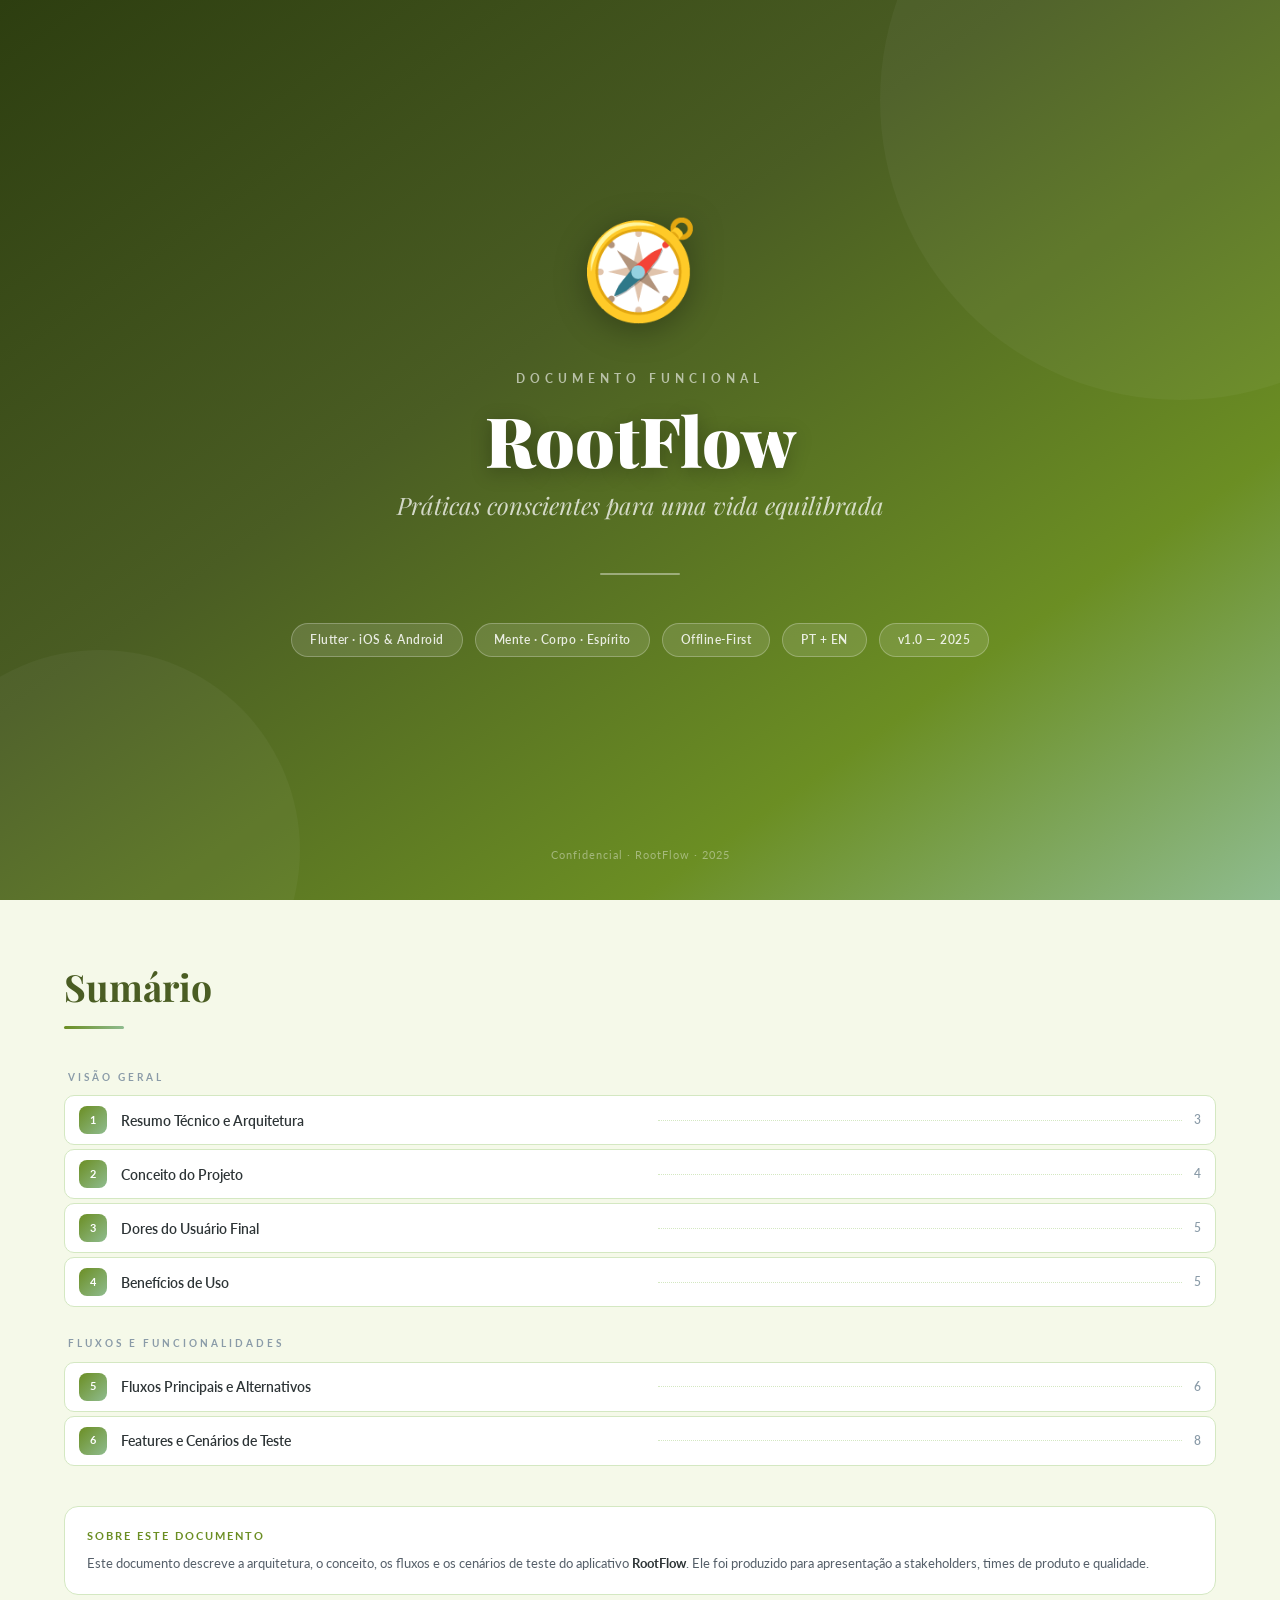
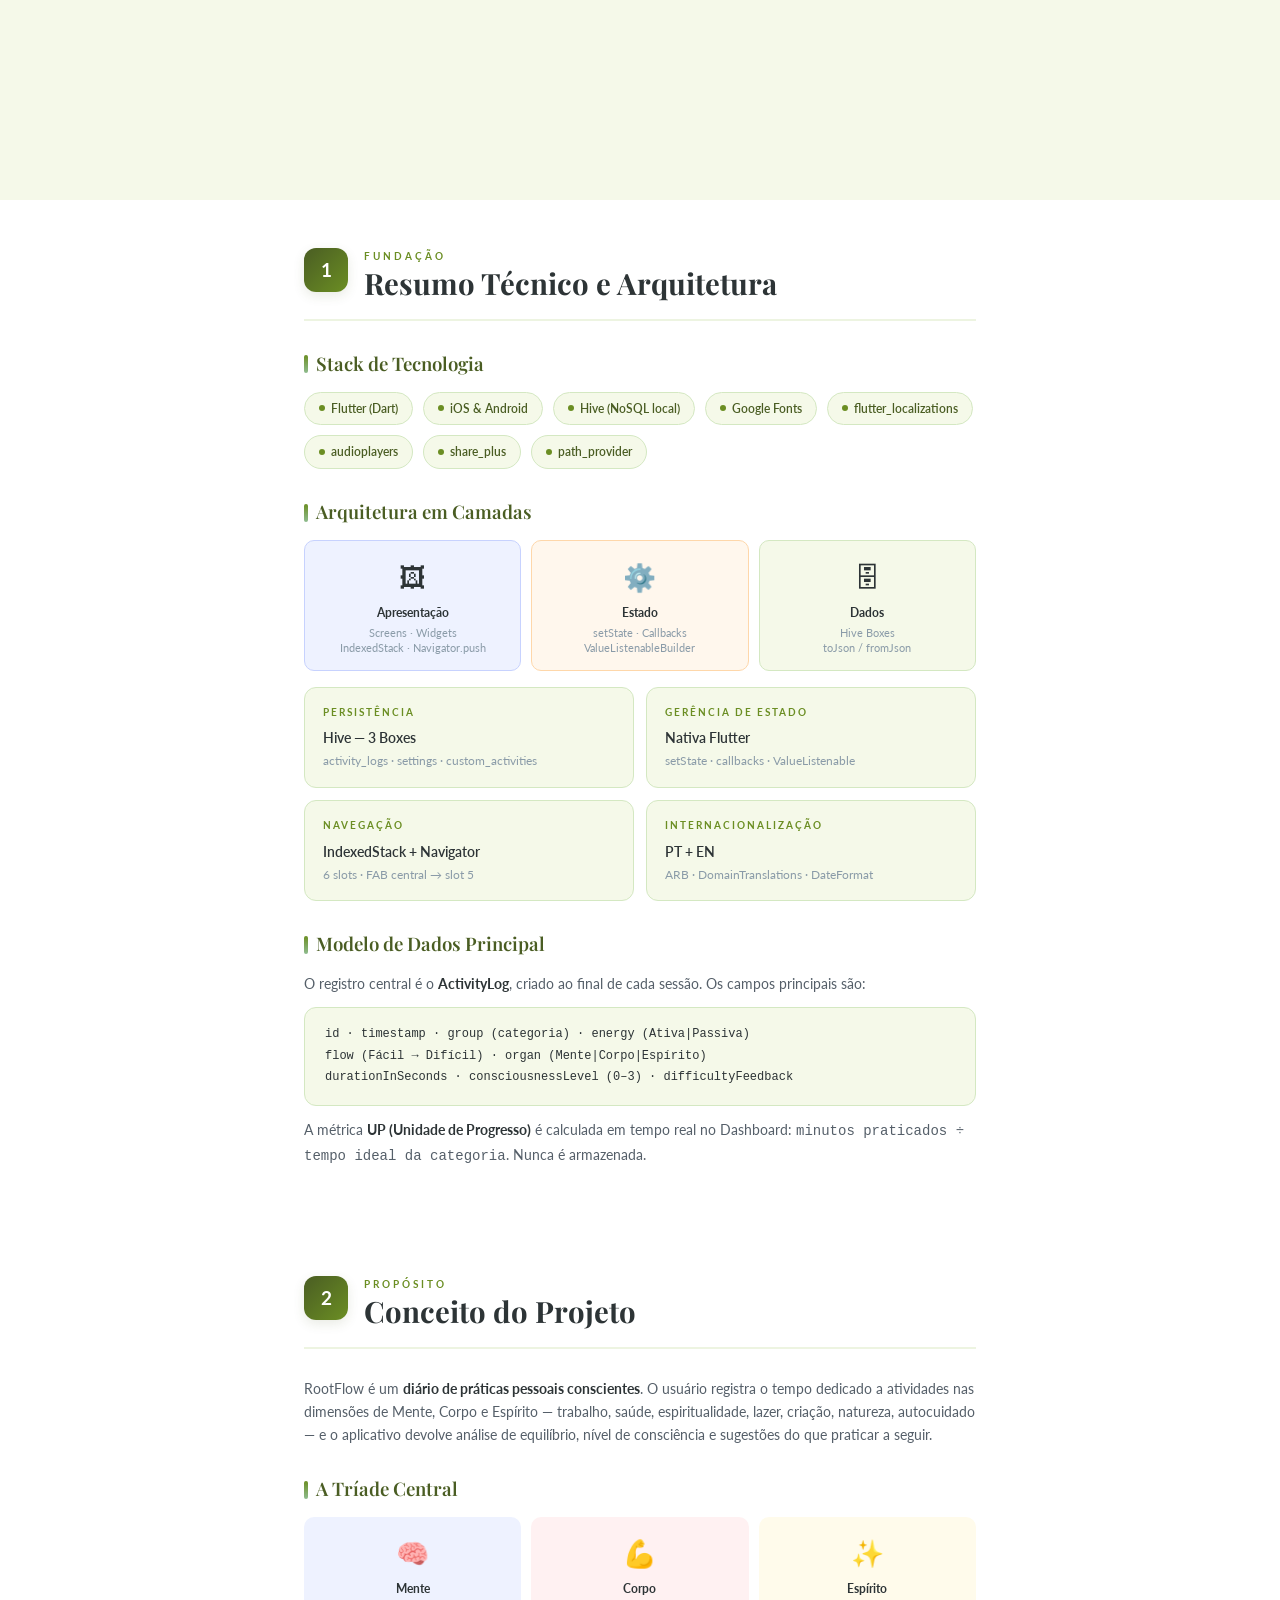
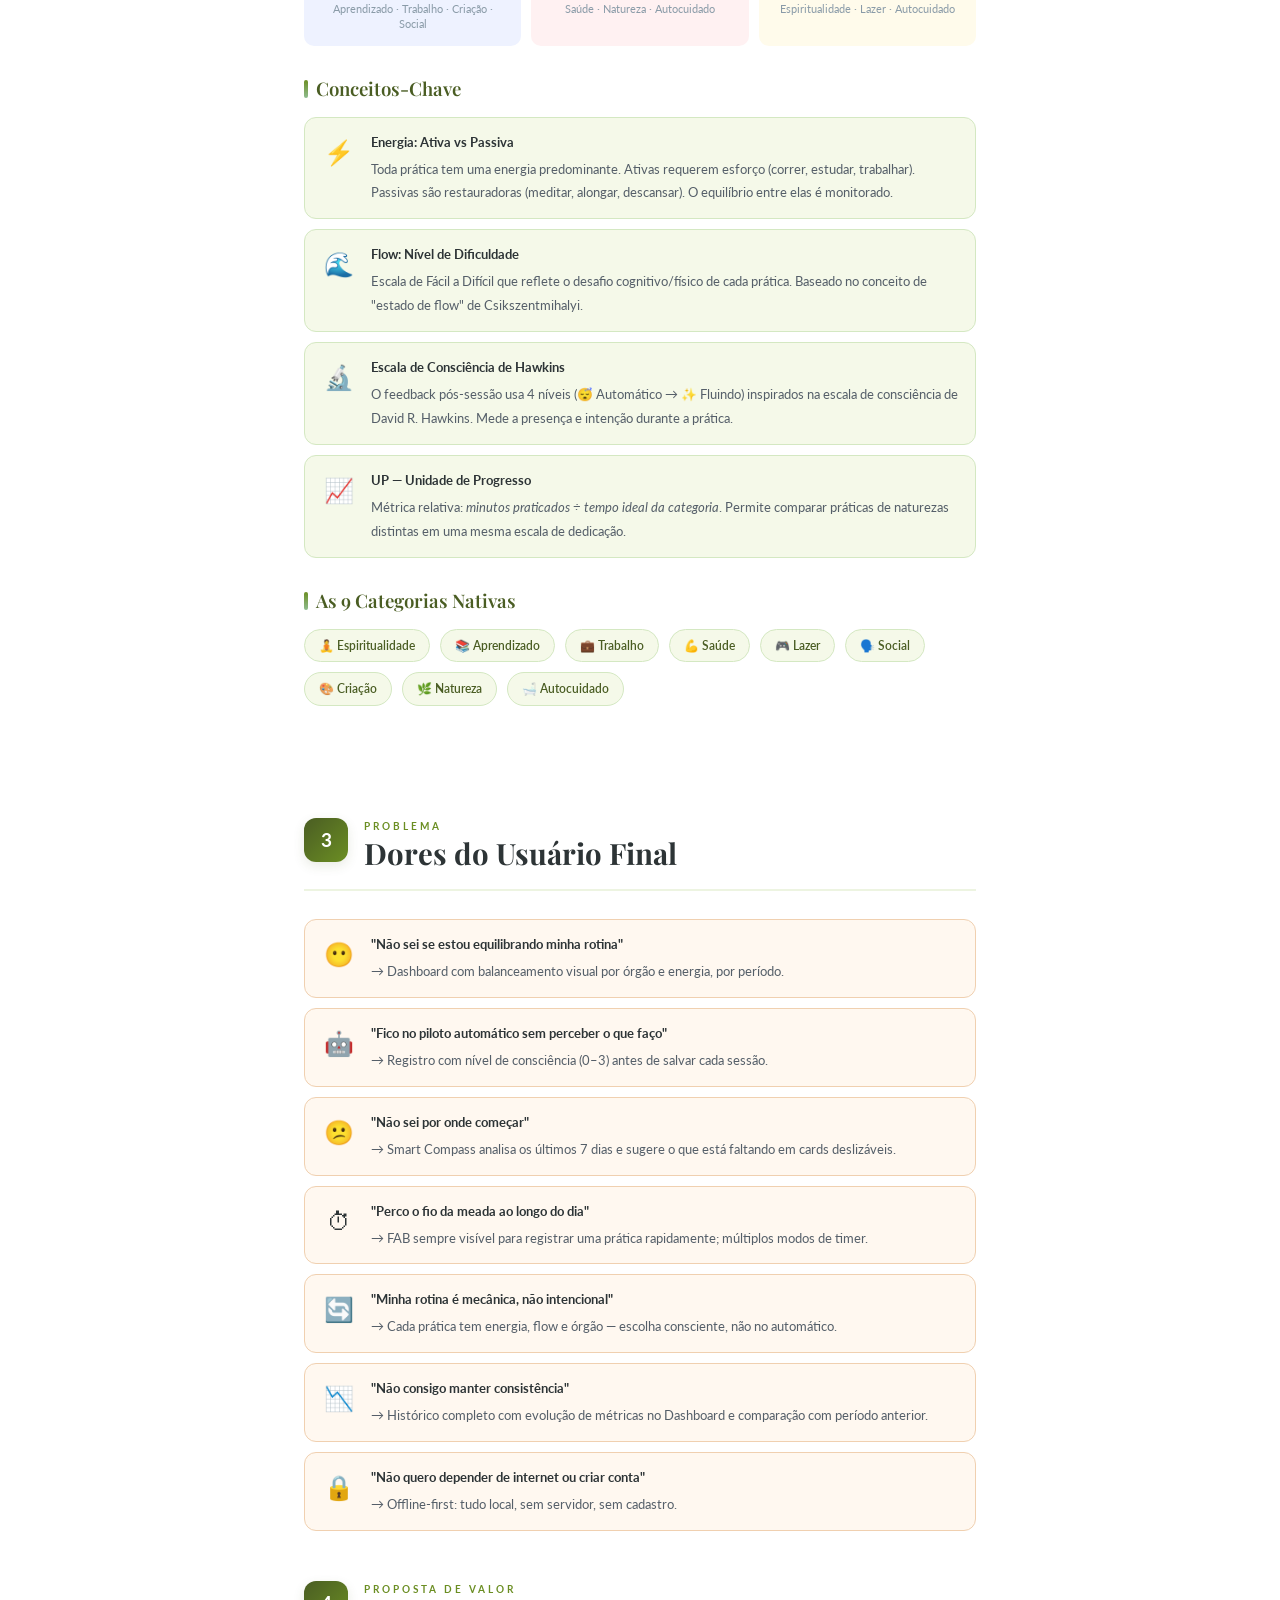
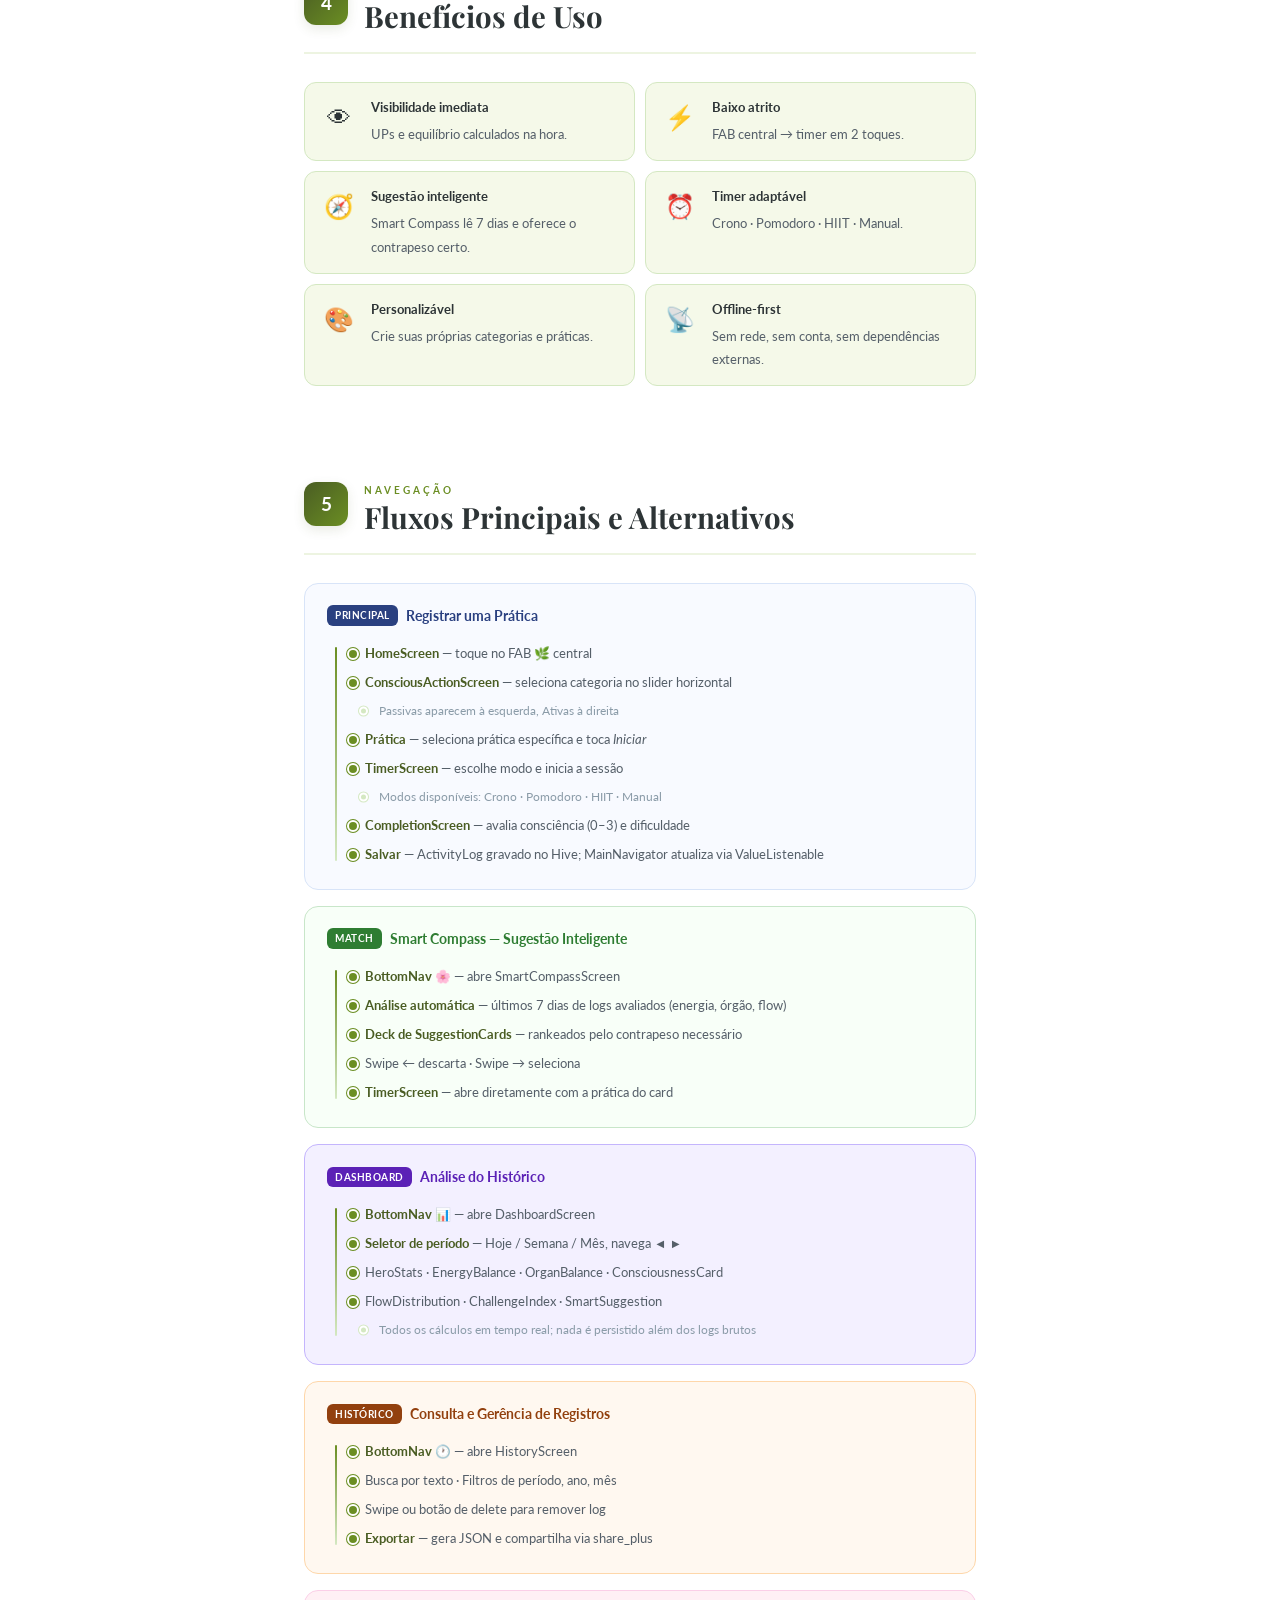
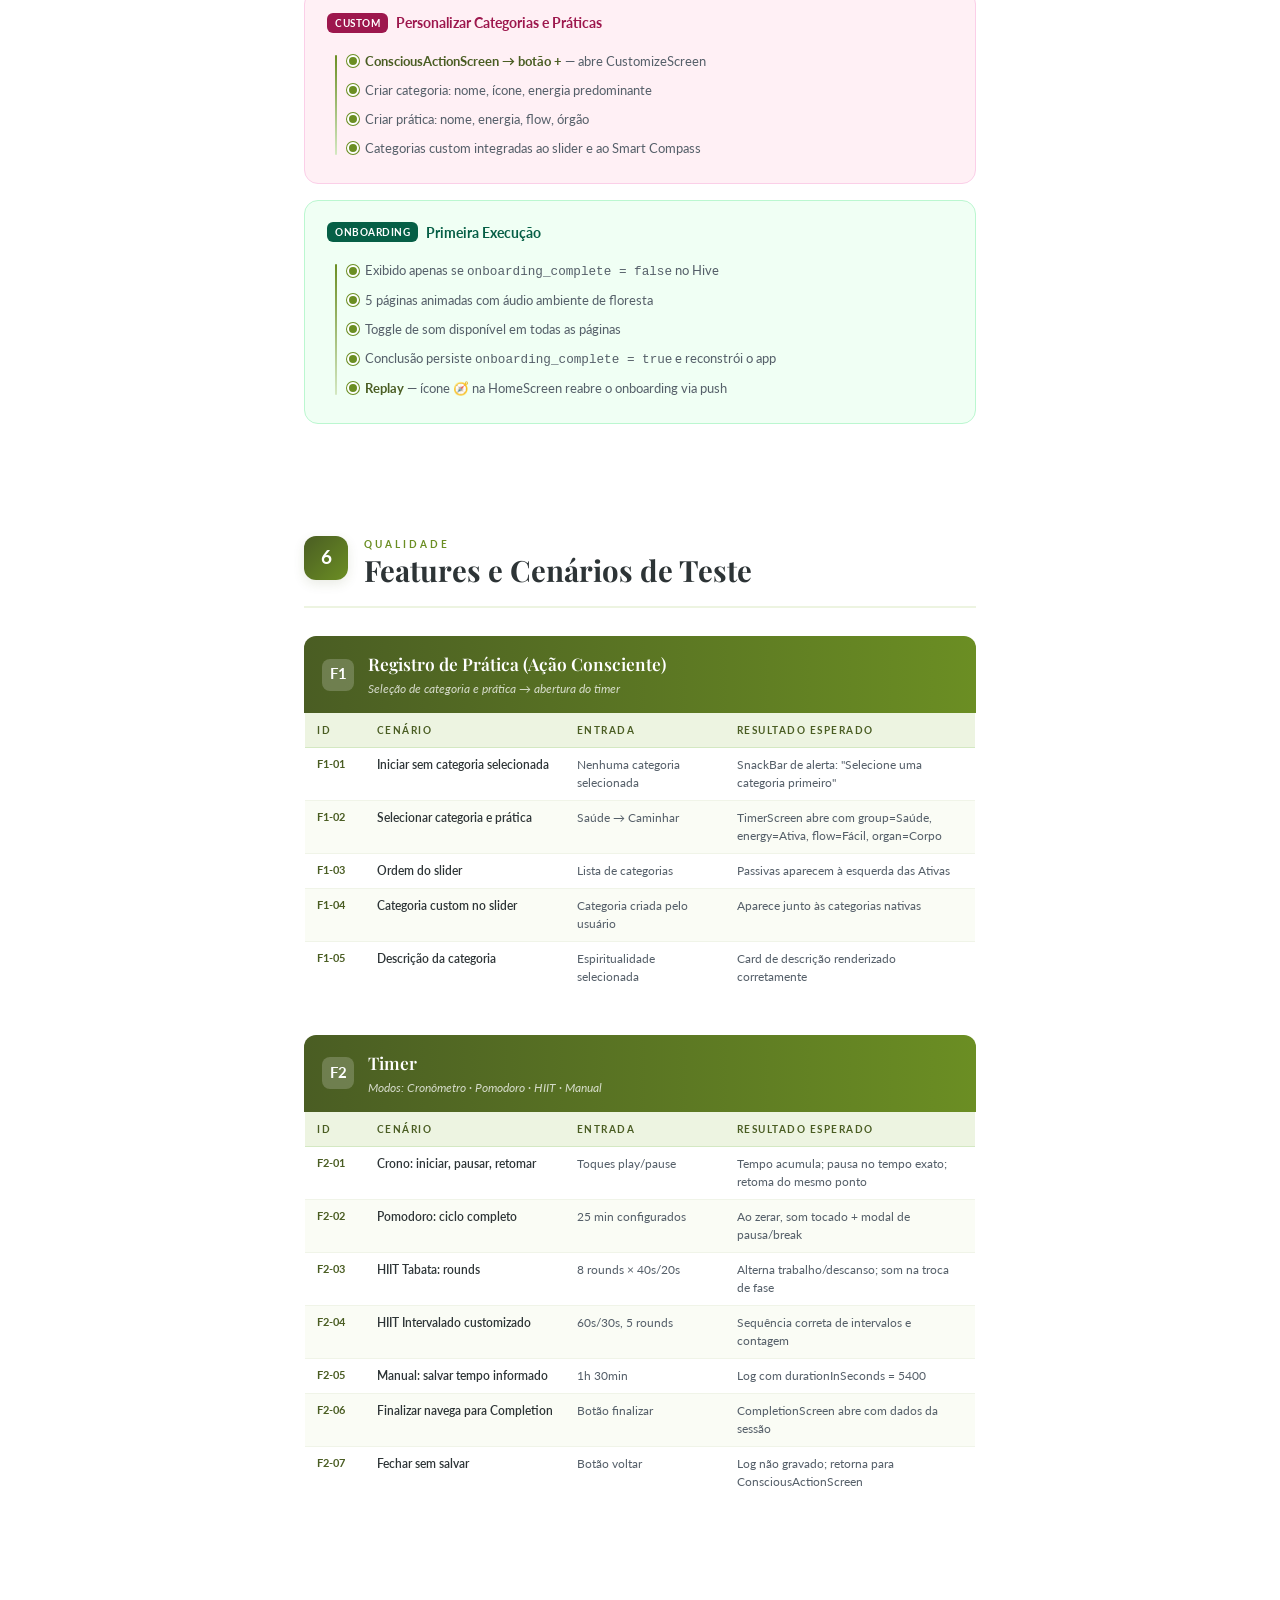
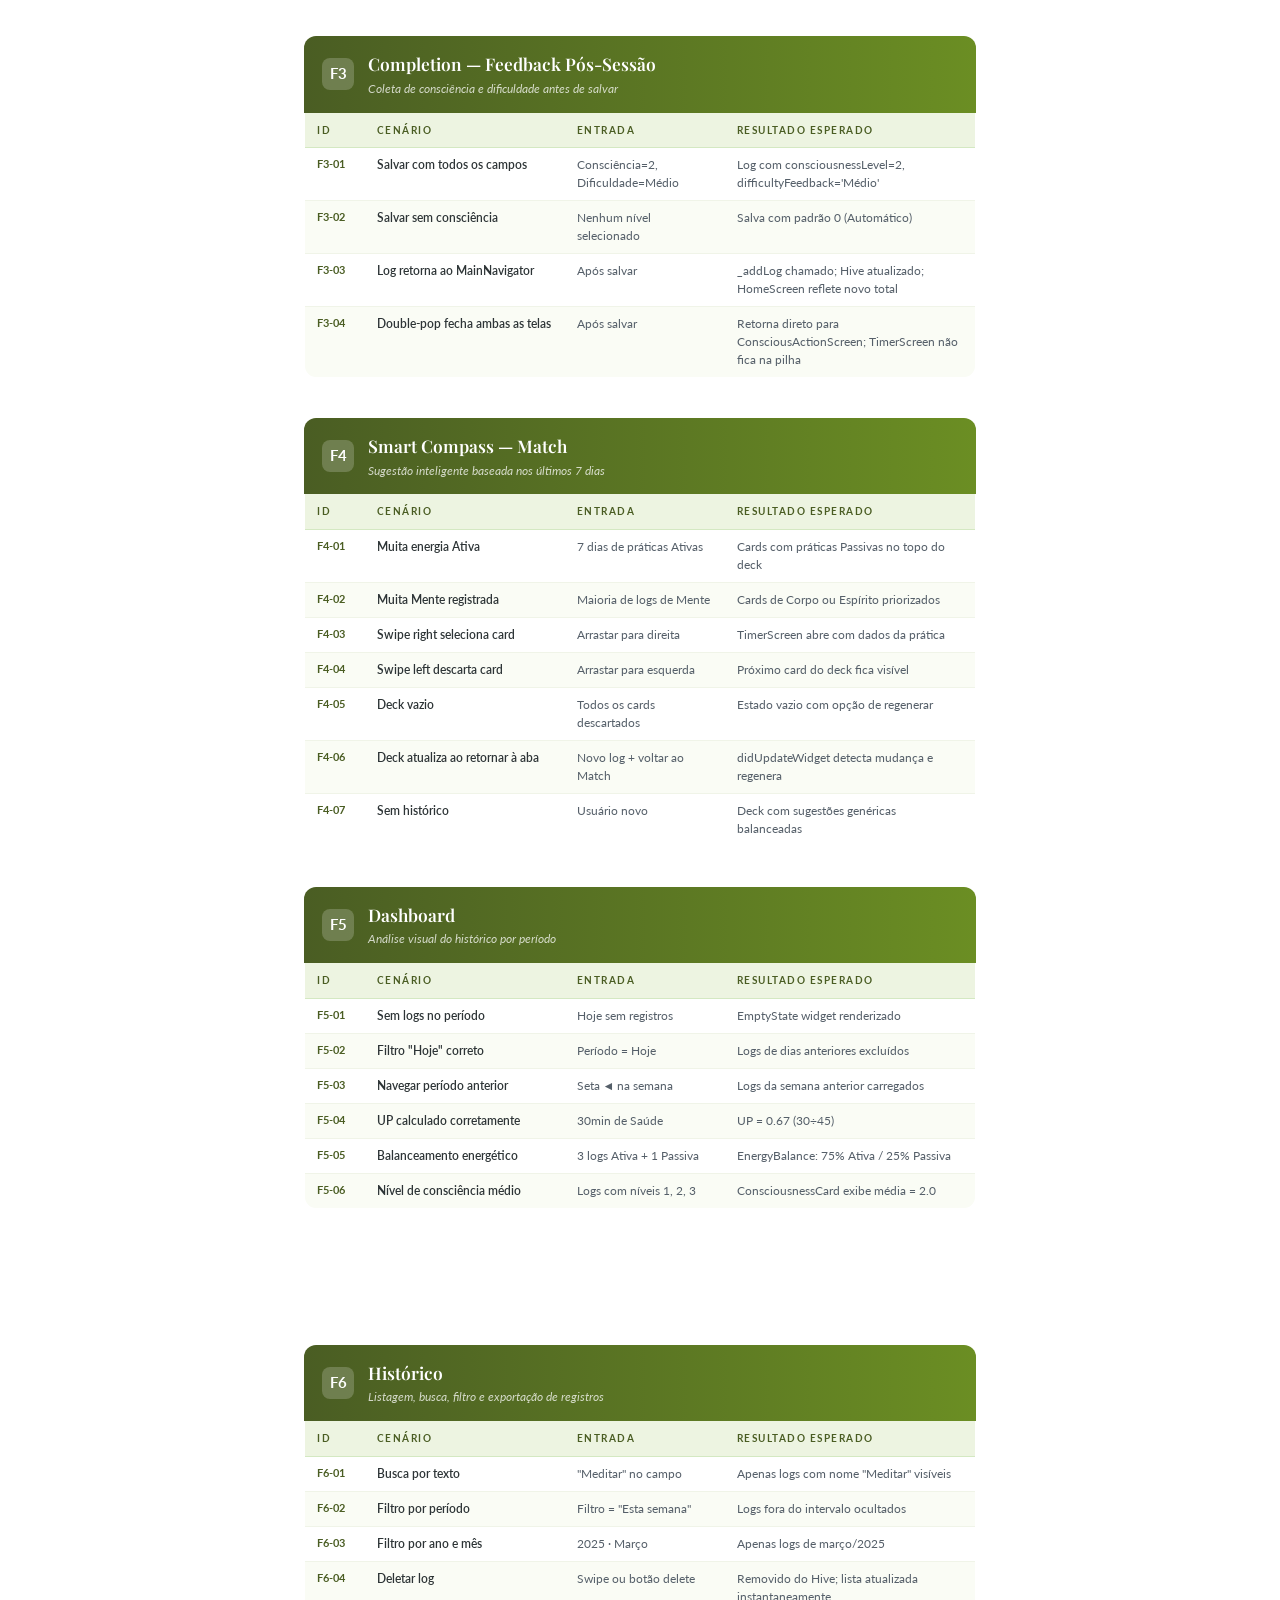
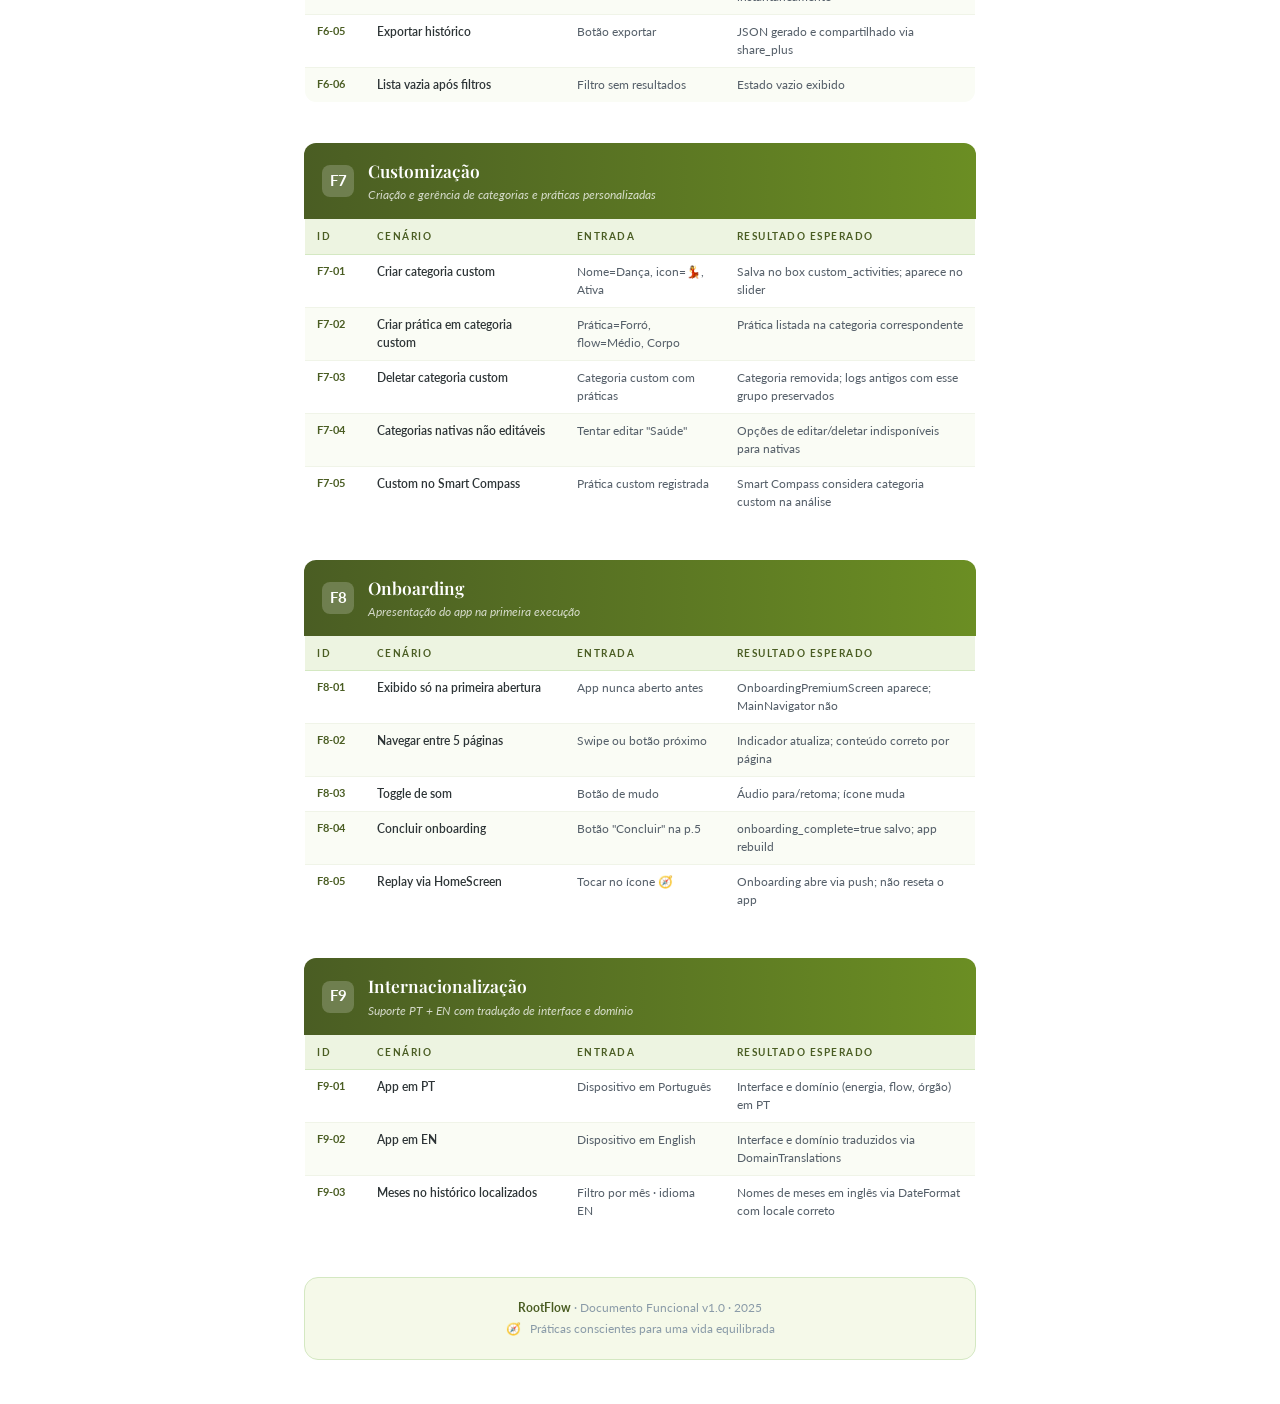
<file: docs/descricao_funcional.html>
<!DOCTYPE html>
<html lang="pt-BR">
<head>
<meta charset="UTF-8">
<meta name="viewport" content="width=device-width, initial-scale=1.0">
<title>RootFlow — Descrição Funcional</title>
<style>
  @import url('https://fonts.googleapis.com/css2?family=Playfair+Display:wght@400;600;700;900&family=Lato:wght@300;400;600;700&display=swap');

  :root {
    --green-dark:   #4A5D23;
    --green-mid:    #6B8E23;
    --green-light:  #8FBC8F;
    --green-pale:   #EDF4E1;
    --green-bg:     #F5F9E9;
    --teal:         #20B2AA;
    --orange:       #E07B39;
    --gold:         #8B6914;
    --text-dark:    #2D3436;
    --text-mid:     #555F69;
    --text-light:   #8A9BA8;
    --border:       #D4E8C2;
    --white:        #FFFFFF;
    --shadow:       rgba(74,93,35,0.12);
  }

  * { margin: 0; padding: 0; box-sizing: border-box; }

  body {
    font-family: 'Lato', sans-serif;
    background: var(--white);
    color: var(--text-dark);
    font-size: 10.5pt;
    line-height: 1.65;
  }

  /* ── CAPA ─────────────────────────────────── */
  .cover {
    page-break-after: always;
    min-height: 100vh;
    display: flex;
    flex-direction: column;
    align-items: center;
    justify-content: center;
    background: linear-gradient(145deg, #2D3E10 0%, #4A5D23 40%, #6B8E23 75%, #8FBC8F 100%);
    position: relative;
    overflow: hidden;
    padding: 60px 40px;
  }
  .cover::before {
    content: '';
    position: absolute;
    width: 600px; height: 600px;
    border-radius: 50%;
    background: rgba(255,255,255,0.04);
    top: -200px; right: -200px;
  }
  .cover::after {
    content: '';
    position: absolute;
    width: 400px; height: 400px;
    border-radius: 50%;
    background: rgba(255,255,255,0.04);
    bottom: -150px; left: -100px;
  }
  .cover-icon {
    font-size: 72pt;
    margin-bottom: 24px;
    filter: drop-shadow(0 6px 16px rgba(0,0,0,0.3));
  }
  .cover-label {
    font-family: 'Lato', sans-serif;
    font-size: 9pt;
    font-weight: 700;
    letter-spacing: 5px;
    text-transform: uppercase;
    color: rgba(255,255,255,0.6);
    margin-bottom: 12px;
  }
  .cover-title {
    font-family: 'Playfair Display', serif;
    font-size: 52pt;
    font-weight: 900;
    color: #FFFFFF;
    text-align: center;
    line-height: 1.1;
    margin-bottom: 8px;
    text-shadow: 0 4px 20px rgba(0,0,0,0.3);
  }
  .cover-sub {
    font-family: 'Playfair Display', serif;
    font-size: 18pt;
    font-weight: 400;
    color: rgba(255,255,255,0.75);
    text-align: center;
    font-style: italic;
    margin-bottom: 48px;
  }
  .cover-divider {
    width: 80px; height: 2px;
    background: rgba(255,255,255,0.4);
    margin: 0 auto 48px;
    border-radius: 2px;
  }
  .cover-pills {
    display: flex;
    gap: 12px;
    flex-wrap: wrap;
    justify-content: center;
    margin-bottom: 56px;
  }
  .cover-pill {
    padding: 6px 18px;
    border-radius: 20px;
    background: rgba(255,255,255,0.12);
    border: 1px solid rgba(255,255,255,0.25);
    font-size: 9pt;
    font-weight: 600;
    color: rgba(255,255,255,0.85);
    letter-spacing: 0.5px;
  }
  .cover-footer {
    position: absolute;
    bottom: 36px;
    left: 0; right: 0;
    text-align: center;
    font-size: 8pt;
    color: rgba(255,255,255,0.4);
    letter-spacing: 1px;
  }

  /* ── ÍNDICE ───────────────────────────────── */
  .toc-page {
    page-break-after: always;
    padding: 56px 64px;
    min-height: 100vh;
    background: var(--green-bg);
  }
  .toc-title {
    font-family: 'Playfair Display', serif;
    font-size: 28pt;
    font-weight: 700;
    color: var(--green-dark);
    margin-bottom: 8px;
  }
  .toc-rule {
    width: 60px; height: 3px;
    background: linear-gradient(to right, var(--green-mid), var(--green-light));
    border-radius: 2px;
    margin-bottom: 40px;
  }
  .toc-group { margin-bottom: 28px; }
  .toc-group-label {
    font-size: 7.5pt;
    font-weight: 700;
    letter-spacing: 3px;
    text-transform: uppercase;
    color: var(--text-light);
    margin-bottom: 10px;
    padding-left: 4px;
  }
  .toc-item {
    display: flex;
    align-items: center;
    padding: 10px 14px;
    border-radius: 10px;
    margin-bottom: 4px;
    background: var(--white);
    border: 1px solid var(--border);
  }
  .toc-num {
    width: 28px; height: 28px;
    border-radius: 8px;
    background: linear-gradient(135deg, var(--green-mid), var(--green-light));
    color: white;
    font-size: 8.5pt;
    font-weight: 700;
    display: flex;
    align-items: center;
    justify-content: center;
    flex-shrink: 0;
    margin-right: 14px;
  }
  .toc-name {
    font-size: 10.5pt;
    font-weight: 600;
    color: var(--text-dark);
    flex: 1;
  }
  .toc-dots {
    flex: 1;
    border-bottom: 1px dotted var(--border);
    margin: 0 12px;
  }
  .toc-page-num {
    font-size: 9pt;
    color: var(--text-light);
    font-weight: 600;
  }

  /* ── LAYOUT CONTEÚDO ─────────────────────── */
  .content {
    padding: 48px 64px;
    max-width: 800px;
    margin: 0 auto;
  }

  /* ── CABEÇALHO DE SEÇÃO ──────────────────── */
  .section-header {
    display: flex;
    align-items: flex-start;
    gap: 16px;
    margin-bottom: 28px;
    padding-bottom: 20px;
    border-bottom: 2px solid var(--green-pale);
  }
  .section-num {
    width: 44px; height: 44px;
    border-radius: 12px;
    background: linear-gradient(135deg, var(--green-dark), var(--green-mid));
    color: white;
    font-size: 14pt;
    font-weight: 700;
    display: flex;
    align-items: center;
    justify-content: center;
    flex-shrink: 0;
    box-shadow: 0 4px 12px var(--shadow);
  }
  .section-title-block {}
  .section-label {
    font-size: 7.5pt;
    font-weight: 700;
    letter-spacing: 3px;
    text-transform: uppercase;
    color: var(--green-mid);
    margin-bottom: 2px;
  }
  .section-title {
    font-family: 'Playfair Display', serif;
    font-size: 22pt;
    font-weight: 700;
    color: var(--text-dark);
    line-height: 1.1;
  }

  /* ── TIPOGRAFIA ──────────────────────────── */
  h3 {
    font-family: 'Playfair Display', serif;
    font-size: 14pt;
    font-weight: 600;
    color: var(--green-dark);
    margin: 28px 0 12px;
    display: flex;
    align-items: center;
    gap: 8px;
  }
  h3::before {
    content: '';
    display: inline-block;
    width: 4px; height: 18px;
    background: linear-gradient(to bottom, var(--green-mid), var(--green-light));
    border-radius: 2px;
    flex-shrink: 0;
  }
  p { margin-bottom: 12px; color: var(--text-mid); }
  strong { color: var(--text-dark); }

  /* ── INFO CARDS ───────────────────────────── */
  .info-grid {
    display: grid;
    grid-template-columns: 1fr 1fr;
    gap: 12px;
    margin-bottom: 20px;
  }
  .info-card {
    background: var(--green-bg);
    border: 1px solid var(--border);
    border-radius: 12px;
    padding: 16px 18px;
  }
  .info-card-label {
    font-size: 7.5pt;
    font-weight: 700;
    letter-spacing: 2px;
    text-transform: uppercase;
    color: var(--green-mid);
    margin-bottom: 6px;
  }
  .info-card-value {
    font-size: 10.5pt;
    font-weight: 600;
    color: var(--text-dark);
  }
  .info-card-sub {
    font-size: 9pt;
    color: var(--text-light);
    margin-top: 2px;
  }

  /* ── PAIN / BENEFIT CARDS ────────────────── */
  .pain-card {
    display: flex;
    gap: 14px;
    padding: 14px 16px;
    border-radius: 12px;
    margin-bottom: 10px;
    border: 1px solid;
  }
  .pain-card.pain {
    background: #FFF8F0;
    border-color: #F0D0B0;
  }
  .pain-card.benefit {
    background: var(--green-bg);
    border-color: var(--border);
  }
  .pain-icon {
    font-size: 18pt;
    flex-shrink: 0;
    width: 36px;
    text-align: center;
  }
  .pain-text strong {
    font-size: 10pt;
    display: block;
    margin-bottom: 3px;
  }
  .pain-text span {
    font-size: 9.5pt;
    color: var(--text-mid);
  }

  /* ── FLUXOS ──────────────────────────────── */
  .flow-block {
    background: #F8FAFF;
    border: 1px solid #D8E4F8;
    border-radius: 14px;
    padding: 20px 22px;
    margin-bottom: 16px;
  }
  .flow-title {
    font-size: 10.5pt;
    font-weight: 700;
    color: #2A4080;
    margin-bottom: 12px;
    display: flex;
    align-items: center;
    gap: 8px;
  }
  .flow-title .flow-badge {
    background: #2A4080;
    color: white;
    font-size: 7.5pt;
    padding: 2px 8px;
    border-radius: 6px;
    font-weight: 700;
    letter-spacing: 0.5px;
  }
  .flow-steps {
    list-style: none;
    position: relative;
    padding-left: 24px;
  }
  .flow-steps::before {
    content: '';
    position: absolute;
    left: 8px; top: 8px; bottom: 8px;
    width: 2px;
    background: linear-gradient(to bottom, #6B8E23, #D4E8C2);
    border-radius: 1px;
  }
  .flow-steps li {
    position: relative;
    padding: 5px 0 5px 14px;
    font-size: 9.5pt;
    color: var(--text-mid);
    line-height: 1.5;
  }
  .flow-steps li::before {
    content: '';
    position: absolute;
    left: -4px; top: 50%;
    transform: translateY(-50%);
    width: 8px; height: 8px;
    border-radius: 50%;
    background: var(--green-mid);
    border: 2px solid white;
    box-shadow: 0 0 0 1px var(--green-mid);
  }
  .flow-steps li strong {
    color: var(--green-dark);
    font-weight: 700;
  }
  .flow-steps li.sub {
    padding-left: 28px;
    font-size: 9pt;
    color: var(--text-light);
  }
  .flow-steps li.sub::before {
    width: 5px; height: 5px;
    background: var(--border);
    box-shadow: 0 0 0 1px var(--border);
    left: 8px;
  }

  /* ── FEATURES ────────────────────────────── */
  .feature-block {
    margin-bottom: 40px;
    page-break-inside: avoid;
  }
  .feature-header {
    display: flex;
    align-items: center;
    gap: 14px;
    padding: 14px 18px;
    background: linear-gradient(to right, var(--green-dark), var(--green-mid));
    border-radius: 12px 12px 0 0;
    margin-bottom: 0;
  }
  .feature-num {
    width: 32px; height: 32px;
    border-radius: 8px;
    background: rgba(255,255,255,0.2);
    color: white;
    font-size: 11pt;
    font-weight: 700;
    display: flex;
    align-items: center;
    justify-content: center;
    flex-shrink: 0;
  }
  .feature-name {
    font-family: 'Playfair Display', serif;
    font-size: 13pt;
    font-weight: 600;
    color: white;
    flex: 1;
  }
  .feature-desc {
    font-size: 9pt;
    color: rgba(255,255,255,0.75);
    font-style: italic;
  }
  table {
    width: 100%;
    border-collapse: collapse;
    font-size: 9pt;
    border: 1px solid var(--border);
    border-top: none;
    border-radius: 0 0 12px 12px;
    overflow: hidden;
  }
  thead tr {
    background: var(--green-pale);
  }
  thead th {
    padding: 9px 12px;
    font-size: 7.5pt;
    font-weight: 700;
    letter-spacing: 1.5px;
    text-transform: uppercase;
    color: var(--green-dark);
    text-align: left;
    border-bottom: 1px solid var(--border);
  }
  tbody tr {
    border-bottom: 1px solid #F0F4E8;
    transition: background 0.1s;
  }
  tbody tr:last-child { border-bottom: none; }
  tbody tr:nth-child(even) { background: #FAFCF5; }
  td {
    padding: 8px 12px;
    vertical-align: top;
    line-height: 1.5;
    color: var(--text-mid);
  }
  td:first-child {
    font-weight: 700;
    color: var(--green-dark);
    white-space: nowrap;
    font-size: 8.5pt;
    width: 60px;
  }
  td:nth-child(2) {
    font-weight: 600;
    color: var(--text-dark);
    width: 200px;
  }
  td:nth-child(3) { width: 160px; }

  /* ── TECH STACK ──────────────────────────── */
  .tech-row {
    display: flex;
    gap: 10px;
    flex-wrap: wrap;
    margin-bottom: 16px;
  }
  .tech-chip {
    display: flex;
    align-items: center;
    gap: 6px;
    padding: 6px 14px;
    border-radius: 20px;
    background: var(--green-bg);
    border: 1px solid var(--border);
    font-size: 9pt;
    font-weight: 600;
    color: var(--green-dark);
  }
  .tech-chip .dot {
    width: 6px; height: 6px;
    border-radius: 50%;
    background: var(--green-mid);
  }

  /* ── ARCH DIAGRAM ────────────────────────── */
  .arch-grid {
    display: grid;
    grid-template-columns: repeat(3, 1fr);
    gap: 10px;
    margin-bottom: 16px;
  }
  .arch-box {
    border-radius: 10px;
    padding: 14px;
    text-align: center;
  }
  .arch-box.ui { background: #EEF2FF; border: 1px solid #C7D2FE; }
  .arch-box.state { background: #FFF7ED; border: 1px solid #FED7AA; }
  .arch-box.data { background: var(--green-bg); border: 1px solid var(--border); }
  .arch-box-icon { font-size: 20pt; margin-bottom: 4px; }
  .arch-box-title { font-size: 9pt; font-weight: 700; color: var(--text-dark); margin-bottom: 3px; }
  .arch-box-sub { font-size: 8pt; color: var(--text-light); line-height: 1.4; }

  /* ── PAGE BREAK ──────────────────────────── */
  .page-break { page-break-before: always; }
  .section-spacer { height: 40px; }

  /* ── PRINT ──────────────────────────────── */
  @media print {
    body { font-size: 10pt; }
    .cover { min-height: 100vh; }
    .page-break { page-break-before: always; }
    .feature-block { page-break-inside: avoid; }
    a { color: inherit; text-decoration: none; }
  }
  @page {
    size: A4;
    margin: 0;
  }
</style>
</head>
<body>

<!-- ══════════════════════════════════════════ CAPA -->
<div class="cover">
  <div class="cover-icon">🧭</div>
  <div class="cover-label">Documento Funcional</div>
  <div class="cover-title">RootFlow</div>
  <div class="cover-sub">Práticas conscientes para uma vida equilibrada</div>
  <div class="cover-divider"></div>
  <div class="cover-pills">
    <span class="cover-pill">Flutter · iOS &amp; Android</span>
    <span class="cover-pill">Mente · Corpo · Espírito</span>
    <span class="cover-pill">Offline-First</span>
    <span class="cover-pill">PT + EN</span>
    <span class="cover-pill">v1.0 — 2025</span>
  </div>
  <div class="cover-footer">Confidencial · RootFlow · 2025</div>
</div>

<!-- ══════════════════════════════════════════ ÍNDICE -->
<div class="toc-page">
  <div class="toc-title">Sumário</div>
  <div class="toc-rule"></div>

  <div class="toc-group">
    <div class="toc-group-label">Visão Geral</div>
    <div class="toc-item">
      <div class="toc-num">1</div>
      <div class="toc-name">Resumo Técnico e Arquitetura</div>
      <div class="toc-dots"></div>
      <div class="toc-page-num">3</div>
    </div>
    <div class="toc-item">
      <div class="toc-num">2</div>
      <div class="toc-name">Conceito do Projeto</div>
      <div class="toc-dots"></div>
      <div class="toc-page-num">4</div>
    </div>
    <div class="toc-item">
      <div class="toc-num">3</div>
      <div class="toc-name">Dores do Usuário Final</div>
      <div class="toc-dots"></div>
      <div class="toc-page-num">5</div>
    </div>
    <div class="toc-item">
      <div class="toc-num">4</div>
      <div class="toc-name">Benefícios de Uso</div>
      <div class="toc-dots"></div>
      <div class="toc-page-num">5</div>
    </div>
  </div>

  <div class="toc-group">
    <div class="toc-group-label">Fluxos e Funcionalidades</div>
    <div class="toc-item">
      <div class="toc-num">5</div>
      <div class="toc-name">Fluxos Principais e Alternativos</div>
      <div class="toc-dots"></div>
      <div class="toc-page-num">6</div>
    </div>
    <div class="toc-item">
      <div class="toc-num">6</div>
      <div class="toc-name">Features e Cenários de Teste</div>
      <div class="toc-dots"></div>
      <div class="toc-page-num">8</div>
    </div>
  </div>

  <div style="margin-top: 40px; padding: 20px 22px; background: white; border-radius: 14px; border: 1px solid var(--border);">
    <div style="font-size:8pt; font-weight:700; letter-spacing:2px; text-transform:uppercase; color:var(--green-mid); margin-bottom:10px;">Sobre este documento</div>
    <p style="font-size:9.5pt; color:var(--text-mid); margin:0; line-height:1.6;">
      Este documento descreve a arquitetura, o conceito, os fluxos e os cenários de teste do aplicativo <strong>RootFlow</strong>. Ele foi produzido para apresentação a stakeholders, times de produto e qualidade.
    </p>
  </div>
</div>

<!-- ══════════════════════════════════════════ SEÇÃO 1 — TECNOLOGIA -->
<div class="content page-break">

  <div class="section-header">
    <div class="section-num">1</div>
    <div class="section-title-block">
      <div class="section-label">Fundação</div>
      <div class="section-title">Resumo Técnico e Arquitetura</div>
    </div>
  </div>

  <h3>Stack de Tecnologia</h3>
  <div class="tech-row">
    <div class="tech-chip"><span class="dot"></span> Flutter (Dart)</div>
    <div class="tech-chip"><span class="dot"></span> iOS &amp; Android</div>
    <div class="tech-chip"><span class="dot"></span> Hive (NoSQL local)</div>
    <div class="tech-chip"><span class="dot"></span> Google Fonts</div>
    <div class="tech-chip"><span class="dot"></span> flutter_localizations</div>
    <div class="tech-chip"><span class="dot"></span> audioplayers</div>
    <div class="tech-chip"><span class="dot"></span> share_plus</div>
    <div class="tech-chip"><span class="dot"></span> path_provider</div>
  </div>

  <h3>Arquitetura em Camadas</h3>
  <div class="arch-grid">
    <div class="arch-box ui">
      <div class="arch-box-icon">🖼</div>
      <div class="arch-box-title">Apresentação</div>
      <div class="arch-box-sub">Screens · Widgets<br>IndexedStack · Navigator.push</div>
    </div>
    <div class="arch-box state">
      <div class="arch-box-icon">⚙️</div>
      <div class="arch-box-title">Estado</div>
      <div class="arch-box-sub">setState · Callbacks<br>ValueListenableBuilder</div>
    </div>
    <div class="arch-box data">
      <div class="arch-box-icon">🗄</div>
      <div class="arch-box-title">Dados</div>
      <div class="arch-box-sub">Hive Boxes<br>toJson / fromJson</div>
    </div>
  </div>

  <div class="info-grid">
    <div class="info-card">
      <div class="info-card-label">Persistência</div>
      <div class="info-card-value">Hive — 3 Boxes</div>
      <div class="info-card-sub">activity_logs · settings · custom_activities</div>
    </div>
    <div class="info-card">
      <div class="info-card-label">Gerência de Estado</div>
      <div class="info-card-value">Nativa Flutter</div>
      <div class="info-card-sub">setState · callbacks · ValueListenable</div>
    </div>
    <div class="info-card">
      <div class="info-card-label">Navegação</div>
      <div class="info-card-value">IndexedStack + Navigator</div>
      <div class="info-card-sub">6 slots · FAB central → slot 5</div>
    </div>
    <div class="info-card">
      <div class="info-card-label">Internacionalização</div>
      <div class="info-card-value">PT + EN</div>
      <div class="info-card-sub">ARB · DomainTranslations · DateFormat</div>
    </div>
  </div>

  <h3>Modelo de Dados Principal</h3>
  <p>O registro central é o <strong>ActivityLog</strong>, criado ao final de cada sessão. Os campos principais são:</p>

  <div style="background:var(--green-bg); border:1px solid var(--border); border-radius:12px; padding:16px 20px; font-size:9pt; line-height:1.8; font-family:monospace; color:var(--text-dark);">
    id · timestamp · group (categoria) · energy (Ativa|Passiva)<br>
    flow (Fácil → Difícil) · organ (Mente|Corpo|Espírito)<br>
    durationInSeconds · consciousnessLevel (0–3) · difficultyFeedback
  </div>

  <p style="margin-top:12px;">A métrica <strong>UP (Unidade de Progresso)</strong> é calculada em tempo real no Dashboard: <code>minutos praticados ÷ tempo ideal da categoria</code>. Nunca é armazenada.</p>

</div>

<!-- ══════════════════════════════════════════ SEÇÃO 2 — CONCEITO -->
<div class="content page-break">

  <div class="section-header">
    <div class="section-num">2</div>
    <div class="section-title-block">
      <div class="section-label">Propósito</div>
      <div class="section-title">Conceito do Projeto</div>
    </div>
  </div>

  <p>RootFlow é um <strong>diário de práticas pessoais conscientes</strong>. O usuário registra o tempo dedicado a atividades nas dimensões de Mente, Corpo e Espírito — trabalho, saúde, espiritualidade, lazer, criação, natureza, autocuidado — e o aplicativo devolve análise de equilíbrio, nível de consciência e sugestões do que praticar a seguir.</p>

  <h3>A Tríade Central</h3>
  <div class="arch-grid" style="margin-bottom:20px;">
    <div class="arch-box" style="background:#EEF2FF; border-color:#C7D2FE;">
      <div class="arch-box-icon">🧠</div>
      <div class="arch-box-title">Mente</div>
      <div class="arch-box-sub">Aprendizado · Trabalho · Criação · Social</div>
    </div>
    <div class="arch-box" style="background:#FFF1F2; border-color:#FECDD3;">
      <div class="arch-box-icon">💪</div>
      <div class="arch-box-title">Corpo</div>
      <div class="arch-box-sub">Saúde · Natureza · Autocuidado</div>
    </div>
    <div class="arch-box" style="background:#FFFBEB; border-color:#FDE68A;">
      <div class="arch-box-icon">✨</div>
      <div class="arch-box-title">Espírito</div>
      <div class="arch-box-sub">Espiritualidade · Lazer · Autocuidado</div>
    </div>
  </div>

  <h3>Conceitos-Chave</h3>

  <div class="pain-card benefit">
    <div class="pain-icon">⚡</div>
    <div class="pain-text">
      <strong>Energia: Ativa vs Passiva</strong>
      <span>Toda prática tem uma energia predominante. Ativas requerem esforço (correr, estudar, trabalhar). Passivas são restauradoras (meditar, alongar, descansar). O equilíbrio entre elas é monitorado.</span>
    </div>
  </div>

  <div class="pain-card benefit">
    <div class="pain-icon">🌊</div>
    <div class="pain-text">
      <strong>Flow: Nível de Dificuldade</strong>
      <span>Escala de Fácil a Difícil que reflete o desafio cognitivo/físico de cada prática. Baseado no conceito de "estado de flow" de Csikszentmihalyi.</span>
    </div>
  </div>

  <div class="pain-card benefit">
    <div class="pain-icon">🔬</div>
    <div class="pain-text">
      <strong>Escala de Consciência de Hawkins</strong>
      <span>O feedback pós-sessão usa 4 níveis (😴 Automático → ✨ Fluindo) inspirados na escala de consciência de David R. Hawkins. Mede a presença e intenção durante a prática.</span>
    </div>
  </div>

  <div class="pain-card benefit">
    <div class="pain-icon">📈</div>
    <div class="pain-text">
      <strong>UP — Unidade de Progresso</strong>
      <span>Métrica relativa: <em>minutos praticados ÷ tempo ideal da categoria</em>. Permite comparar práticas de naturezas distintas em uma mesma escala de dedicação.</span>
    </div>
  </div>

  <h3>As 9 Categorias Nativas</h3>
  <div class="tech-row">
    <div class="tech-chip">🧘 Espiritualidade</div>
    <div class="tech-chip">📚 Aprendizado</div>
    <div class="tech-chip">💼 Trabalho</div>
    <div class="tech-chip">💪 Saúde</div>
    <div class="tech-chip">🎮 Lazer</div>
    <div class="tech-chip">🗣️ Social</div>
    <div class="tech-chip">🎨 Criação</div>
    <div class="tech-chip">🌿 Natureza</div>
    <div class="tech-chip">🛁 Autocuidado</div>
  </div>

</div>

<!-- ══════════════════════════════════════════ SEÇÃO 3 & 4 — DORES E BENEFÍCIOS -->
<div class="content page-break">

  <div class="section-header">
    <div class="section-num">3</div>
    <div class="section-title-block">
      <div class="section-label">Problema</div>
      <div class="section-title">Dores do Usuário Final</div>
    </div>
  </div>

  <div class="pain-card pain">
    <div class="pain-icon">😶</div>
    <div class="pain-text"><strong>"Não sei se estou equilibrando minha rotina"</strong><span>→ Dashboard com balanceamento visual por órgão e energia, por período.</span></div>
  </div>
  <div class="pain-card pain">
    <div class="pain-icon">🤖</div>
    <div class="pain-text"><strong>"Fico no piloto automático sem perceber o que faço"</strong><span>→ Registro com nível de consciência (0–3) antes de salvar cada sessão.</span></div>
  </div>
  <div class="pain-card pain">
    <div class="pain-icon">😕</div>
    <div class="pain-text"><strong>"Não sei por onde começar"</strong><span>→ Smart Compass analisa os últimos 7 dias e sugere o que está faltando em cards deslizáveis.</span></div>
  </div>
  <div class="pain-card pain">
    <div class="pain-icon">⏱</div>
    <div class="pain-text"><strong>"Perco o fio da meada ao longo do dia"</strong><span>→ FAB sempre visível para registrar uma prática rapidamente; múltiplos modos de timer.</span></div>
  </div>
  <div class="pain-card pain">
    <div class="pain-icon">🔄</div>
    <div class="pain-text"><strong>"Minha rotina é mecânica, não intencional"</strong><span>→ Cada prática tem energia, flow e órgão — escolha consciente, não no automático.</span></div>
  </div>
  <div class="pain-card pain">
    <div class="pain-icon">📉</div>
    <div class="pain-text"><strong>"Não consigo manter consistência"</strong><span>→ Histórico completo com evolução de métricas no Dashboard e comparação com período anterior.</span></div>
  </div>
  <div class="pain-card pain">
    <div class="pain-icon">🔒</div>
    <div class="pain-text"><strong>"Não quero depender de internet ou criar conta"</strong><span>→ Offline-first: tudo local, sem servidor, sem cadastro.</span></div>
  </div>

  <div class="section-spacer"></div>

  <div class="section-header">
    <div class="section-num">4</div>
    <div class="section-title-block">
      <div class="section-label">Proposta de Valor</div>
      <div class="section-title">Benefícios de Uso</div>
    </div>
  </div>

  <div style="display:grid; grid-template-columns:1fr 1fr; gap:10px;">
    <div class="pain-card benefit" style="margin:0;">
      <div class="pain-icon">👁</div>
      <div class="pain-text"><strong>Visibilidade imediata</strong><span>UPs e equilíbrio calculados na hora.</span></div>
    </div>
    <div class="pain-card benefit" style="margin:0;">
      <div class="pain-icon">⚡</div>
      <div class="pain-text"><strong>Baixo atrito</strong><span>FAB central → timer em 2 toques.</span></div>
    </div>
    <div class="pain-card benefit" style="margin:0;">
      <div class="pain-icon">🧭</div>
      <div class="pain-text"><strong>Sugestão inteligente</strong><span>Smart Compass lê 7 dias e oferece o contrapeso certo.</span></div>
    </div>
    <div class="pain-card benefit" style="margin:0;">
      <div class="pain-icon">⏰</div>
      <div class="pain-text"><strong>Timer adaptável</strong><span>Crono · Pomodoro · HIIT · Manual.</span></div>
    </div>
    <div class="pain-card benefit" style="margin:0;">
      <div class="pain-icon">🎨</div>
      <div class="pain-text"><strong>Personalizável</strong><span>Crie suas próprias categorias e práticas.</span></div>
    </div>
    <div class="pain-card benefit" style="margin:0;">
      <div class="pain-icon">📡</div>
      <div class="pain-text"><strong>Offline-first</strong><span>Sem rede, sem conta, sem dependências externas.</span></div>
    </div>
  </div>

</div>

<!-- ══════════════════════════════════════════ SEÇÃO 5 — FLUXOS -->
<div class="content page-break">

  <div class="section-header">
    <div class="section-num">5</div>
    <div class="section-title-block">
      <div class="section-label">Navegação</div>
      <div class="section-title">Fluxos Principais e Alternativos</div>
    </div>
  </div>

  <!-- Fluxo Principal -->
  <div class="flow-block">
    <div class="flow-title">
      <span class="flow-badge">PRINCIPAL</span>
      Registrar uma Prática
    </div>
    <ul class="flow-steps">
      <li><strong>HomeScreen</strong> — toque no FAB 🌿 central</li>
      <li><strong>ConsciousActionScreen</strong> — seleciona categoria no slider horizontal</li>
      <li class="sub">Passivas aparecem à esquerda, Ativas à direita</li>
      <li><strong>Prática</strong> — seleciona prática específica e toca <em>Iniciar</em></li>
      <li><strong>TimerScreen</strong> — escolhe modo e inicia a sessão</li>
      <li class="sub">Modos disponíveis: Crono · Pomodoro · HIIT · Manual</li>
      <li><strong>CompletionScreen</strong> — avalia consciência (0–3) e dificuldade</li>
      <li><strong>Salvar</strong> — ActivityLog gravado no Hive; MainNavigator atualiza via ValueListenable</li>
    </ul>
  </div>

  <!-- Smart Compass -->
  <div class="flow-block" style="background:#F8FFF8; border-color:#C8E6C9;">
    <div class="flow-title" style="color:#2E7D32;">
      <span class="flow-badge" style="background:#2E7D32;">MATCH</span>
      Smart Compass — Sugestão Inteligente
    </div>
    <ul class="flow-steps">
      <li><strong>BottomNav 🌸</strong> — abre SmartCompassScreen</li>
      <li><strong>Análise automática</strong> — últimos 7 dias de logs avaliados (energia, órgão, flow)</li>
      <li><strong>Deck de SuggestionCards</strong> — rankeados pelo contrapeso necessário</li>
      <li>Swipe ← descarta · Swipe → seleciona</li>
      <li><strong>TimerScreen</strong> — abre diretamente com a prática do card</li>
    </ul>
  </div>

  <!-- Dashboard -->
  <div class="flow-block" style="background:#F3F0FF; border-color:#C4B5FD;">
    <div class="flow-title" style="color:#5B21B6;">
      <span class="flow-badge" style="background:#5B21B6;">DASHBOARD</span>
      Análise do Histórico
    </div>
    <ul class="flow-steps">
      <li><strong>BottomNav 📊</strong> — abre DashboardScreen</li>
      <li><strong>Seletor de período</strong> — Hoje / Semana / Mês, navega ◄ ►</li>
      <li>HeroStats · EnergyBalance · OrganBalance · ConsciousnessCard</li>
      <li>FlowDistribution · ChallengeIndex · SmartSuggestion</li>
      <li class="sub">Todos os cálculos em tempo real; nada é persistido além dos logs brutos</li>
    </ul>
  </div>

  <!-- Histórico -->
  <div class="flow-block" style="background:#FFF8F0; border-color:#FED7AA;">
    <div class="flow-title" style="color:#92400E;">
      <span class="flow-badge" style="background:#92400E;">HISTÓRICO</span>
      Consulta e Gerência de Registros
    </div>
    <ul class="flow-steps">
      <li><strong>BottomNav 🕐</strong> — abre HistoryScreen</li>
      <li>Busca por texto · Filtros de período, ano, mês</li>
      <li>Swipe ou botão de delete para remover log</li>
      <li><strong>Exportar</strong> — gera JSON e compartilha via share_plus</li>
    </ul>
  </div>

  <!-- Customização -->
  <div class="flow-block" style="background:#FFF0F5; border-color:#FBCFE8;">
    <div class="flow-title" style="color:#9D174D;">
      <span class="flow-badge" style="background:#9D174D;">CUSTOM</span>
      Personalizar Categorias e Práticas
    </div>
    <ul class="flow-steps">
      <li><strong>ConsciousActionScreen → botão +</strong> — abre CustomizeScreen</li>
      <li>Criar categoria: nome, ícone, energia predominante</li>
      <li>Criar prática: nome, energia, flow, órgão</li>
      <li>Categorias custom integradas ao slider e ao Smart Compass</li>
    </ul>
  </div>

  <!-- Onboarding -->
  <div class="flow-block" style="background:#F0FFF4; border-color:#BBF7D0;">
    <div class="flow-title" style="color:#065F46;">
      <span class="flow-badge" style="background:#065F46;">ONBOARDING</span>
      Primeira Execução
    </div>
    <ul class="flow-steps">
      <li>Exibido apenas se <code>onboarding_complete = false</code> no Hive</li>
      <li>5 páginas animadas com áudio ambiente de floresta</li>
      <li>Toggle de som disponível em todas as páginas</li>
      <li>Conclusão persiste <code>onboarding_complete = true</code> e reconstrói o app</li>
      <li><strong>Replay</strong> — ícone 🧭 na HomeScreen reabre o onboarding via push</li>
    </ul>
  </div>

</div>

<!-- ══════════════════════════════════════════ SEÇÃO 6 — FEATURES & TESTES -->
<div class="content page-break">

  <div class="section-header">
    <div class="section-num">6</div>
    <div class="section-title-block">
      <div class="section-label">Qualidade</div>
      <div class="section-title">Features e Cenários de Teste</div>
    </div>
  </div>

  <!-- Feature 1 -->
  <div class="feature-block">
    <div class="feature-header">
      <div class="feature-num">F1</div>
      <div>
        <div class="feature-name">Registro de Prática (Ação Consciente)</div>
        <div class="feature-desc">Seleção de categoria e prática → abertura do timer</div>
      </div>
    </div>
    <table>
      <thead><tr><th>ID</th><th>Cenário</th><th>Entrada</th><th>Resultado Esperado</th></tr></thead>
      <tbody>
        <tr><td>F1-01</td><td>Iniciar sem categoria selecionada</td><td>Nenhuma categoria selecionada</td><td>SnackBar de alerta: "Selecione uma categoria primeiro"</td></tr>
        <tr><td>F1-02</td><td>Selecionar categoria e prática</td><td>Saúde → Caminhar</td><td>TimerScreen abre com group=Saúde, energy=Ativa, flow=Fácil, organ=Corpo</td></tr>
        <tr><td>F1-03</td><td>Ordem do slider</td><td>Lista de categorias</td><td>Passivas aparecem à esquerda das Ativas</td></tr>
        <tr><td>F1-04</td><td>Categoria custom no slider</td><td>Categoria criada pelo usuário</td><td>Aparece junto às categorias nativas</td></tr>
        <tr><td>F1-05</td><td>Descrição da categoria</td><td>Espiritualidade selecionada</td><td>Card de descrição renderizado corretamente</td></tr>
      </tbody>
    </table>
  </div>

  <!-- Feature 2 -->
  <div class="feature-block">
    <div class="feature-header">
      <div class="feature-num">F2</div>
      <div>
        <div class="feature-name">Timer</div>
        <div class="feature-desc">Modos: Cronômetro · Pomodoro · HIIT · Manual</div>
      </div>
    </div>
    <table>
      <thead><tr><th>ID</th><th>Cenário</th><th>Entrada</th><th>Resultado Esperado</th></tr></thead>
      <tbody>
        <tr><td>F2-01</td><td>Crono: iniciar, pausar, retomar</td><td>Toques play/pause</td><td>Tempo acumula; pausa no tempo exato; retoma do mesmo ponto</td></tr>
        <tr><td>F2-02</td><td>Pomodoro: ciclo completo</td><td>25 min configurados</td><td>Ao zerar, som tocado + modal de pausa/break</td></tr>
        <tr><td>F2-03</td><td>HIIT Tabata: rounds</td><td>8 rounds × 40s/20s</td><td>Alterna trabalho/descanso; som na troca de fase</td></tr>
        <tr><td>F2-04</td><td>HIIT Intervalado customizado</td><td>60s/30s, 5 rounds</td><td>Sequência correta de intervalos e contagem</td></tr>
        <tr><td>F2-05</td><td>Manual: salvar tempo informado</td><td>1h 30min</td><td>Log com durationInSeconds = 5400</td></tr>
        <tr><td>F2-06</td><td>Finalizar navega para Completion</td><td>Botão finalizar</td><td>CompletionScreen abre com dados da sessão</td></tr>
        <tr><td>F2-07</td><td>Fechar sem salvar</td><td>Botão voltar</td><td>Log não gravado; retorna para ConsciousActionScreen</td></tr>
      </tbody>
    </table>
  </div>

</div>

<div class="content page-break">

  <!-- Feature 3 -->
  <div class="feature-block">
    <div class="feature-header">
      <div class="feature-num">F3</div>
      <div>
        <div class="feature-name">Completion — Feedback Pós-Sessão</div>
        <div class="feature-desc">Coleta de consciência e dificuldade antes de salvar</div>
      </div>
    </div>
    <table>
      <thead><tr><th>ID</th><th>Cenário</th><th>Entrada</th><th>Resultado Esperado</th></tr></thead>
      <tbody>
        <tr><td>F3-01</td><td>Salvar com todos os campos</td><td>Consciência=2, Dificuldade=Médio</td><td>Log com consciousnessLevel=2, difficultyFeedback='Médio'</td></tr>
        <tr><td>F3-02</td><td>Salvar sem consciência</td><td>Nenhum nível selecionado</td><td>Salva com padrão 0 (Automático)</td></tr>
        <tr><td>F3-03</td><td>Log retorna ao MainNavigator</td><td>Após salvar</td><td>_addLog chamado; Hive atualizado; HomeScreen reflete novo total</td></tr>
        <tr><td>F3-04</td><td>Double-pop fecha ambas as telas</td><td>Após salvar</td><td>Retorna direto para ConsciousActionScreen; TimerScreen não fica na pilha</td></tr>
      </tbody>
    </table>
  </div>

  <!-- Feature 4 -->
  <div class="feature-block">
    <div class="feature-header">
      <div class="feature-num">F4</div>
      <div>
        <div class="feature-name">Smart Compass — Match</div>
        <div class="feature-desc">Sugestão inteligente baseada nos últimos 7 dias</div>
      </div>
    </div>
    <table>
      <thead><tr><th>ID</th><th>Cenário</th><th>Entrada</th><th>Resultado Esperado</th></tr></thead>
      <tbody>
        <tr><td>F4-01</td><td>Muita energia Ativa</td><td>7 dias de práticas Ativas</td><td>Cards com práticas Passivas no topo do deck</td></tr>
        <tr><td>F4-02</td><td>Muita Mente registrada</td><td>Maioria de logs de Mente</td><td>Cards de Corpo ou Espírito priorizados</td></tr>
        <tr><td>F4-03</td><td>Swipe right seleciona card</td><td>Arrastar para direita</td><td>TimerScreen abre com dados da prática</td></tr>
        <tr><td>F4-04</td><td>Swipe left descarta card</td><td>Arrastar para esquerda</td><td>Próximo card do deck fica visível</td></tr>
        <tr><td>F4-05</td><td>Deck vazio</td><td>Todos os cards descartados</td><td>Estado vazio com opção de regenerar</td></tr>
        <tr><td>F4-06</td><td>Deck atualiza ao retornar à aba</td><td>Novo log + voltar ao Match</td><td>didUpdateWidget detecta mudança e regenera</td></tr>
        <tr><td>F4-07</td><td>Sem histórico</td><td>Usuário novo</td><td>Deck com sugestões genéricas balanceadas</td></tr>
      </tbody>
    </table>
  </div>

  <!-- Feature 5 -->
  <div class="feature-block">
    <div class="feature-header">
      <div class="feature-num">F5</div>
      <div>
        <div class="feature-name">Dashboard</div>
        <div class="feature-desc">Análise visual do histórico por período</div>
      </div>
    </div>
    <table>
      <thead><tr><th>ID</th><th>Cenário</th><th>Entrada</th><th>Resultado Esperado</th></tr></thead>
      <tbody>
        <tr><td>F5-01</td><td>Sem logs no período</td><td>Hoje sem registros</td><td>EmptyState widget renderizado</td></tr>
        <tr><td>F5-02</td><td>Filtro "Hoje" correto</td><td>Período = Hoje</td><td>Logs de dias anteriores excluídos</td></tr>
        <tr><td>F5-03</td><td>Navegar período anterior</td><td>Seta ◄ na semana</td><td>Logs da semana anterior carregados</td></tr>
        <tr><td>F5-04</td><td>UP calculado corretamente</td><td>30min de Saúde</td><td>UP = 0.67 (30÷45)</td></tr>
        <tr><td>F5-05</td><td>Balanceamento energético</td><td>3 logs Ativa + 1 Passiva</td><td>EnergyBalance: 75% Ativa / 25% Passiva</td></tr>
        <tr><td>F5-06</td><td>Nível de consciência médio</td><td>Logs com níveis 1, 2, 3</td><td>ConsciousnessCard exibe média = 2.0</td></tr>
      </tbody>
    </table>
  </div>

</div>

<div class="content page-break">

  <!-- Feature 6 -->
  <div class="feature-block">
    <div class="feature-header">
      <div class="feature-num">F6</div>
      <div>
        <div class="feature-name">Histórico</div>
        <div class="feature-desc">Listagem, busca, filtro e exportação de registros</div>
      </div>
    </div>
    <table>
      <thead><tr><th>ID</th><th>Cenário</th><th>Entrada</th><th>Resultado Esperado</th></tr></thead>
      <tbody>
        <tr><td>F6-01</td><td>Busca por texto</td><td>"Meditar" no campo</td><td>Apenas logs com nome "Meditar" visíveis</td></tr>
        <tr><td>F6-02</td><td>Filtro por período</td><td>Filtro = "Esta semana"</td><td>Logs fora do intervalo ocultados</td></tr>
        <tr><td>F6-03</td><td>Filtro por ano e mês</td><td>2025 · Março</td><td>Apenas logs de março/2025</td></tr>
        <tr><td>F6-04</td><td>Deletar log</td><td>Swipe ou botão delete</td><td>Removido do Hive; lista atualizada instantaneamente</td></tr>
        <tr><td>F6-05</td><td>Exportar histórico</td><td>Botão exportar</td><td>JSON gerado e compartilhado via share_plus</td></tr>
        <tr><td>F6-06</td><td>Lista vazia após filtros</td><td>Filtro sem resultados</td><td>Estado vazio exibido</td></tr>
      </tbody>
    </table>
  </div>

  <!-- Feature 7 -->
  <div class="feature-block">
    <div class="feature-header">
      <div class="feature-num">F7</div>
      <div>
        <div class="feature-name">Customização</div>
        <div class="feature-desc">Criação e gerência de categorias e práticas personalizadas</div>
      </div>
    </div>
    <table>
      <thead><tr><th>ID</th><th>Cenário</th><th>Entrada</th><th>Resultado Esperado</th></tr></thead>
      <tbody>
        <tr><td>F7-01</td><td>Criar categoria custom</td><td>Nome=Dança, icon=💃, Ativa</td><td>Salva no box custom_activities; aparece no slider</td></tr>
        <tr><td>F7-02</td><td>Criar prática em categoria custom</td><td>Prática=Forró, flow=Médio, Corpo</td><td>Prática listada na categoria correspondente</td></tr>
        <tr><td>F7-03</td><td>Deletar categoria custom</td><td>Categoria custom com práticas</td><td>Categoria removida; logs antigos com esse grupo preservados</td></tr>
        <tr><td>F7-04</td><td>Categorias nativas não editáveis</td><td>Tentar editar "Saúde"</td><td>Opções de editar/deletar indisponíveis para nativas</td></tr>
        <tr><td>F7-05</td><td>Custom no Smart Compass</td><td>Prática custom registrada</td><td>Smart Compass considera categoria custom na análise</td></tr>
      </tbody>
    </table>
  </div>

  <!-- Feature 8 -->
  <div class="feature-block">
    <div class="feature-header">
      <div class="feature-num">F8</div>
      <div>
        <div class="feature-name">Onboarding</div>
        <div class="feature-desc">Apresentação do app na primeira execução</div>
      </div>
    </div>
    <table>
      <thead><tr><th>ID</th><th>Cenário</th><th>Entrada</th><th>Resultado Esperado</th></tr></thead>
      <tbody>
        <tr><td>F8-01</td><td>Exibido só na primeira abertura</td><td>App nunca aberto antes</td><td>OnboardingPremiumScreen aparece; MainNavigator não</td></tr>
        <tr><td>F8-02</td><td>Navegar entre 5 páginas</td><td>Swipe ou botão próximo</td><td>Indicador atualiza; conteúdo correto por página</td></tr>
        <tr><td>F8-03</td><td>Toggle de som</td><td>Botão de mudo</td><td>Áudio para/retoma; ícone muda</td></tr>
        <tr><td>F8-04</td><td>Concluir onboarding</td><td>Botão "Concluir" na p.5</td><td>onboarding_complete=true salvo; app rebuild</td></tr>
        <tr><td>F8-05</td><td>Replay via HomeScreen</td><td>Tocar no ícone 🧭</td><td>Onboarding abre via push; não reseta o app</td></tr>
      </tbody>
    </table>
  </div>

  <!-- Feature 9 -->
  <div class="feature-block">
    <div class="feature-header">
      <div class="feature-num">F9</div>
      <div>
        <div class="feature-name">Internacionalização</div>
        <div class="feature-desc">Suporte PT + EN com tradução de interface e domínio</div>
      </div>
    </div>
    <table>
      <thead><tr><th>ID</th><th>Cenário</th><th>Entrada</th><th>Resultado Esperado</th></tr></thead>
      <tbody>
        <tr><td>F9-01</td><td>App em PT</td><td>Dispositivo em Português</td><td>Interface e domínio (energia, flow, órgão) em PT</td></tr>
        <tr><td>F9-02</td><td>App em EN</td><td>Dispositivo em English</td><td>Interface e domínio traduzidos via DomainTranslations</td></tr>
        <tr><td>F9-03</td><td>Meses no histórico localizados</td><td>Filtro por mês · idioma EN</td><td>Nomes de meses em inglês via DateFormat com locale correto</td></tr>
      </tbody>
    </table>
  </div>

  <!-- Rodapé -->
  <div style="margin-top: 48px; padding: 20px 24px; background: var(--green-bg); border-radius: 14px; border: 1px solid var(--border); text-align:center;">
    <div style="font-size:9pt; color:var(--text-light); line-height:1.7;">
      <strong style="color:var(--green-dark);">RootFlow</strong> · Documento Funcional v1.0 · 2025<br>
      🧭 &nbsp; Práticas conscientes para uma vida equilibrada
    </div>
  </div>

</div>

</body>
</html>
</file>
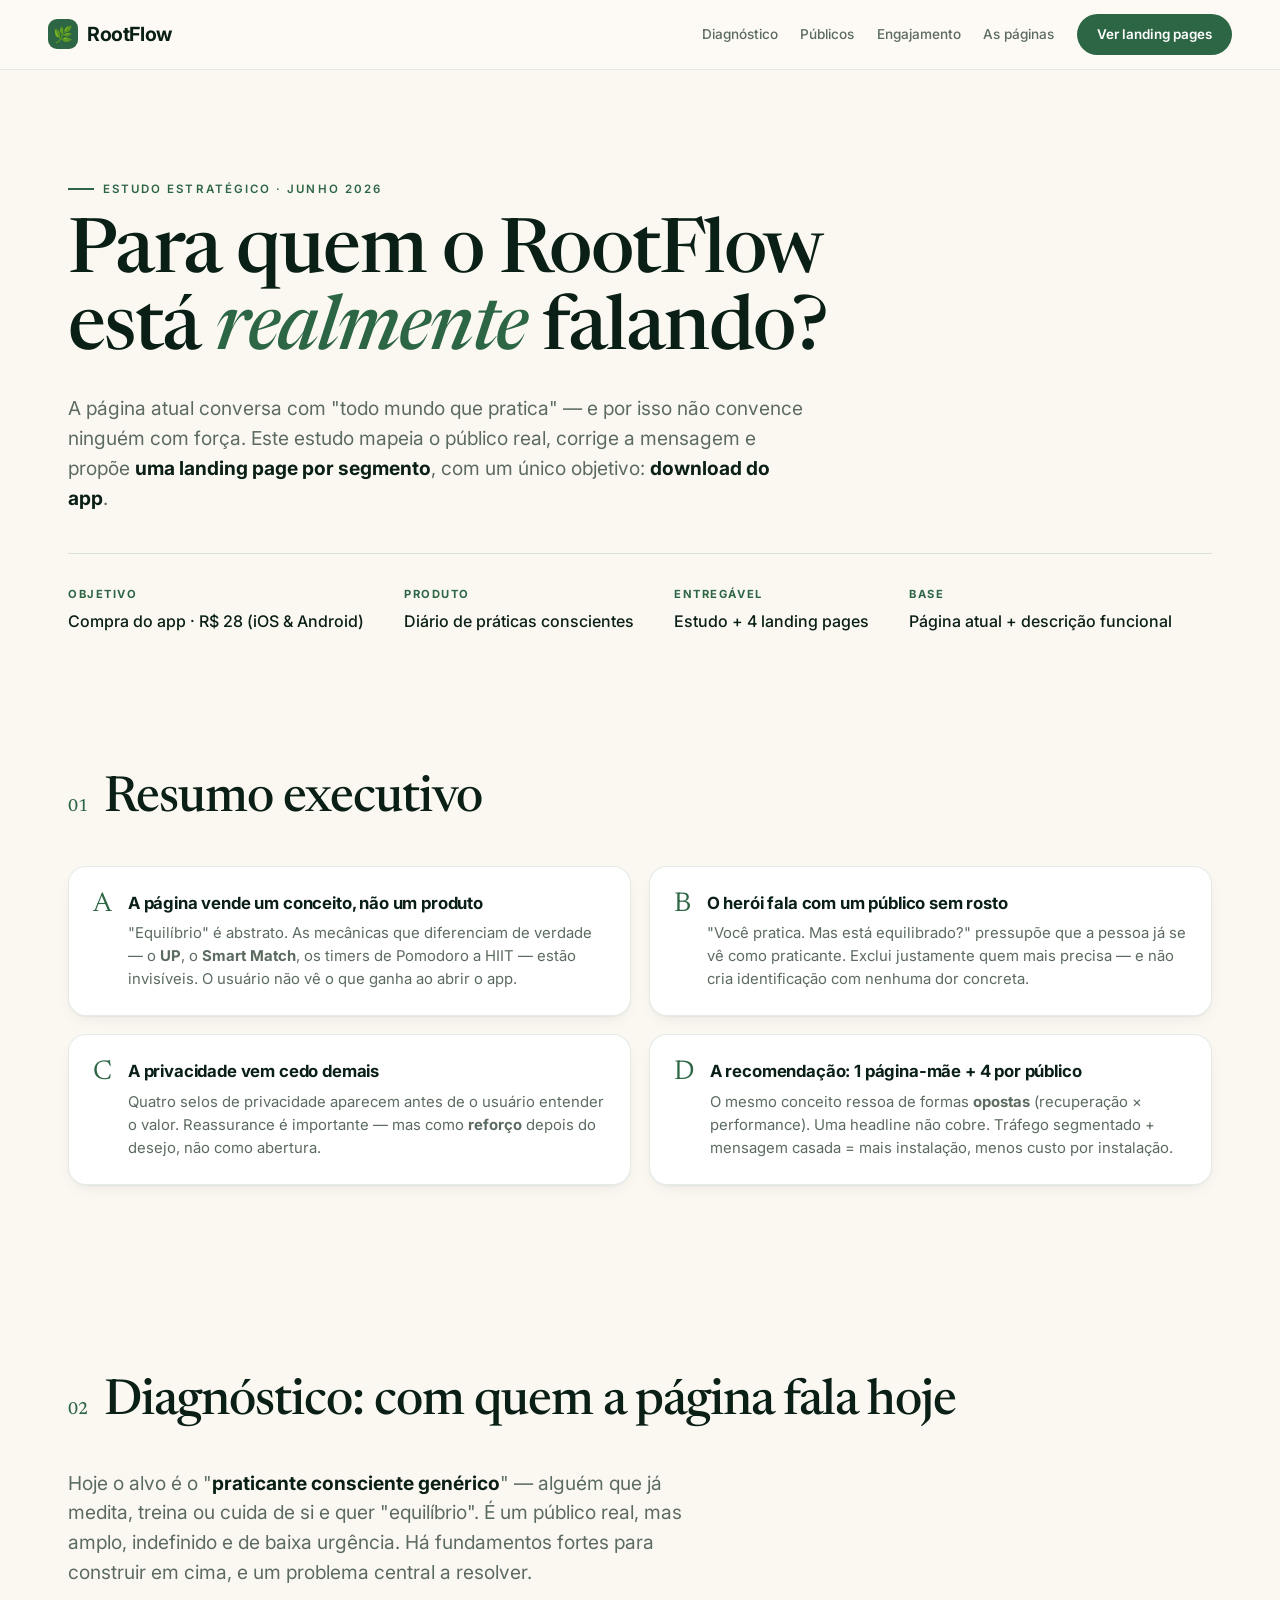
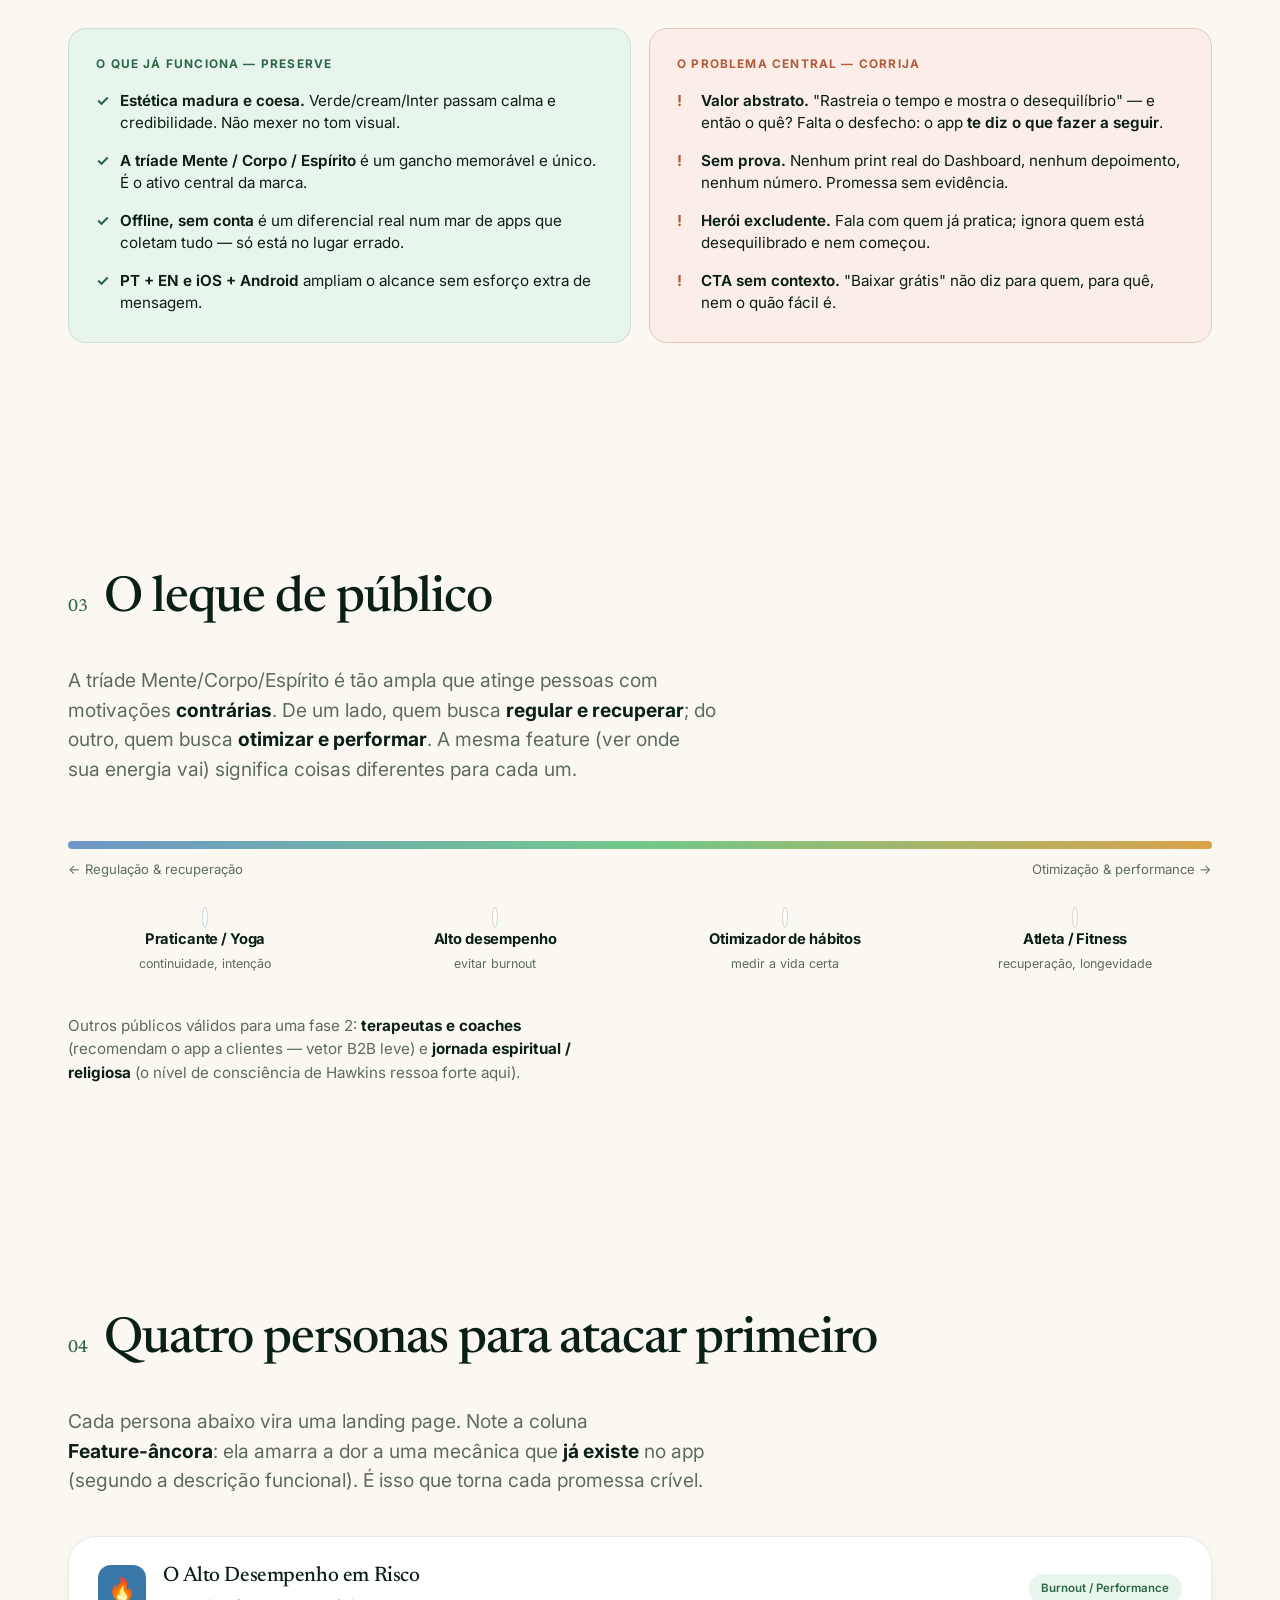
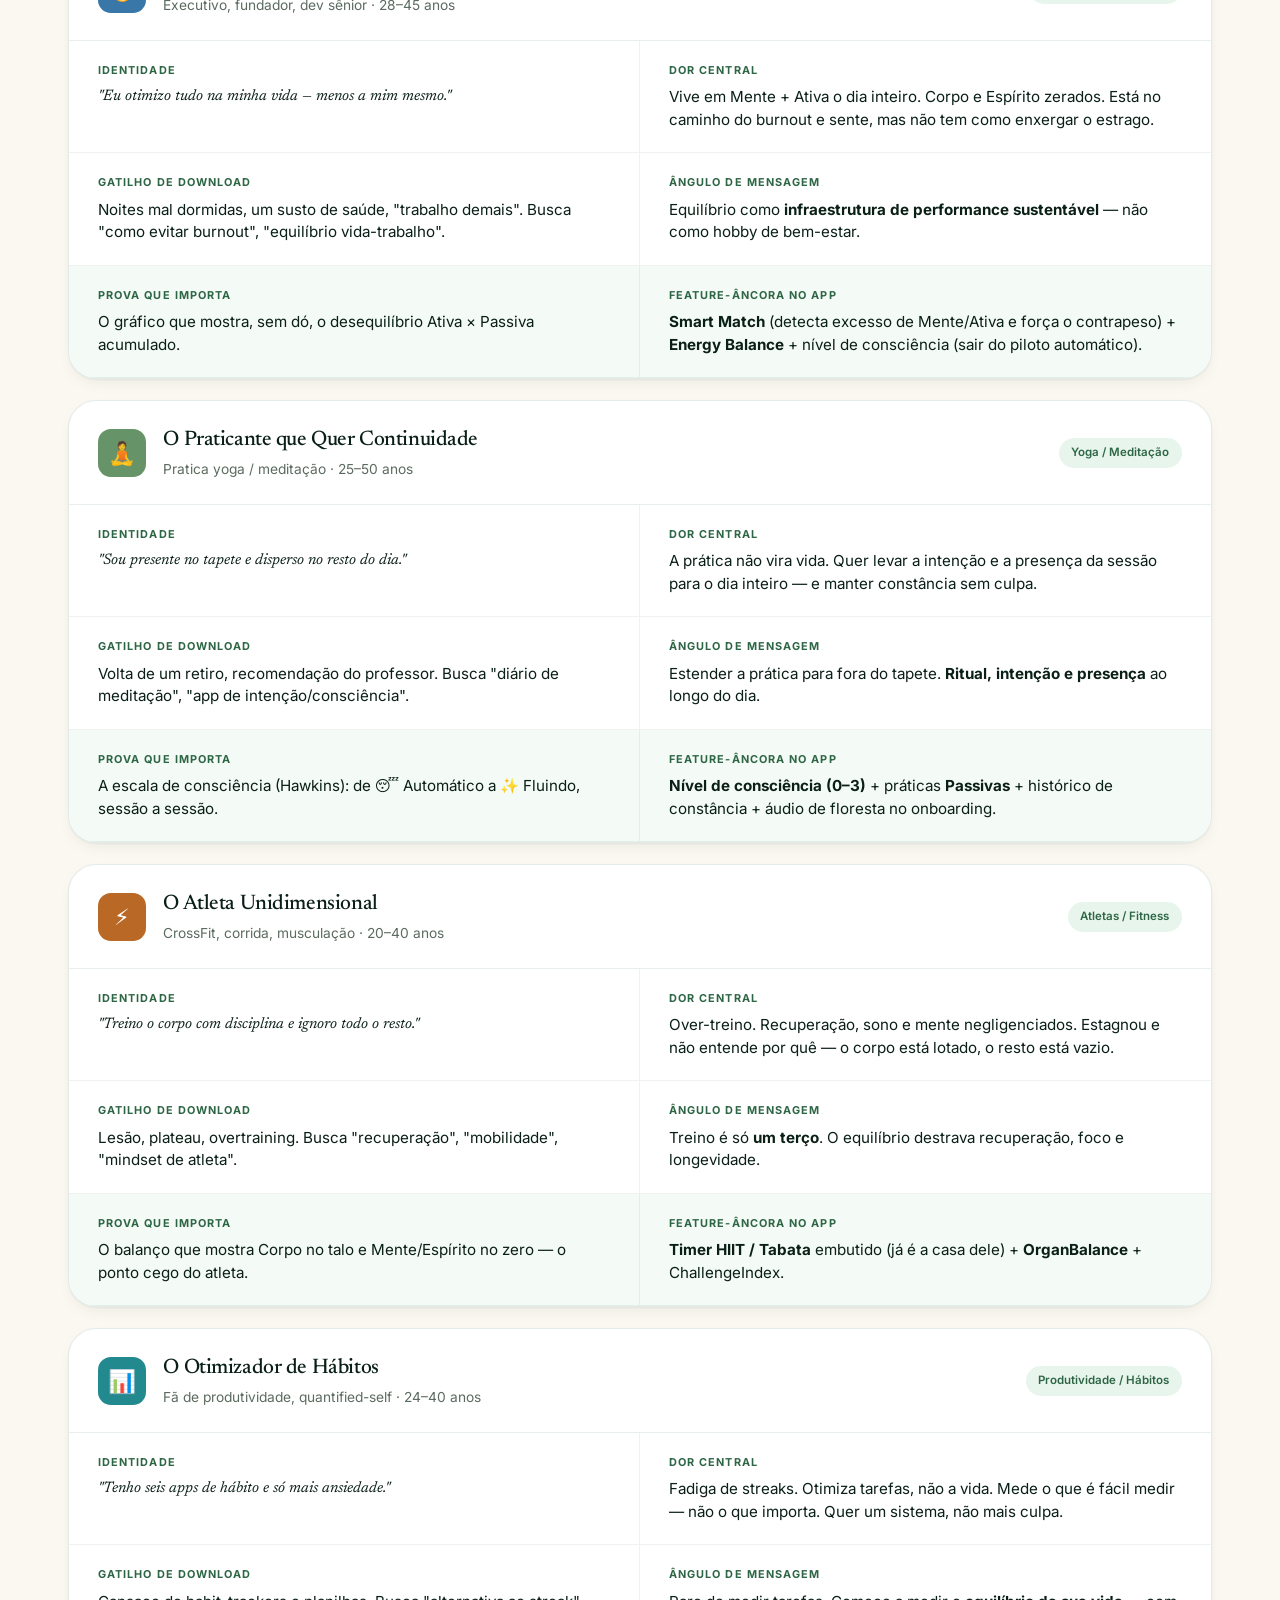
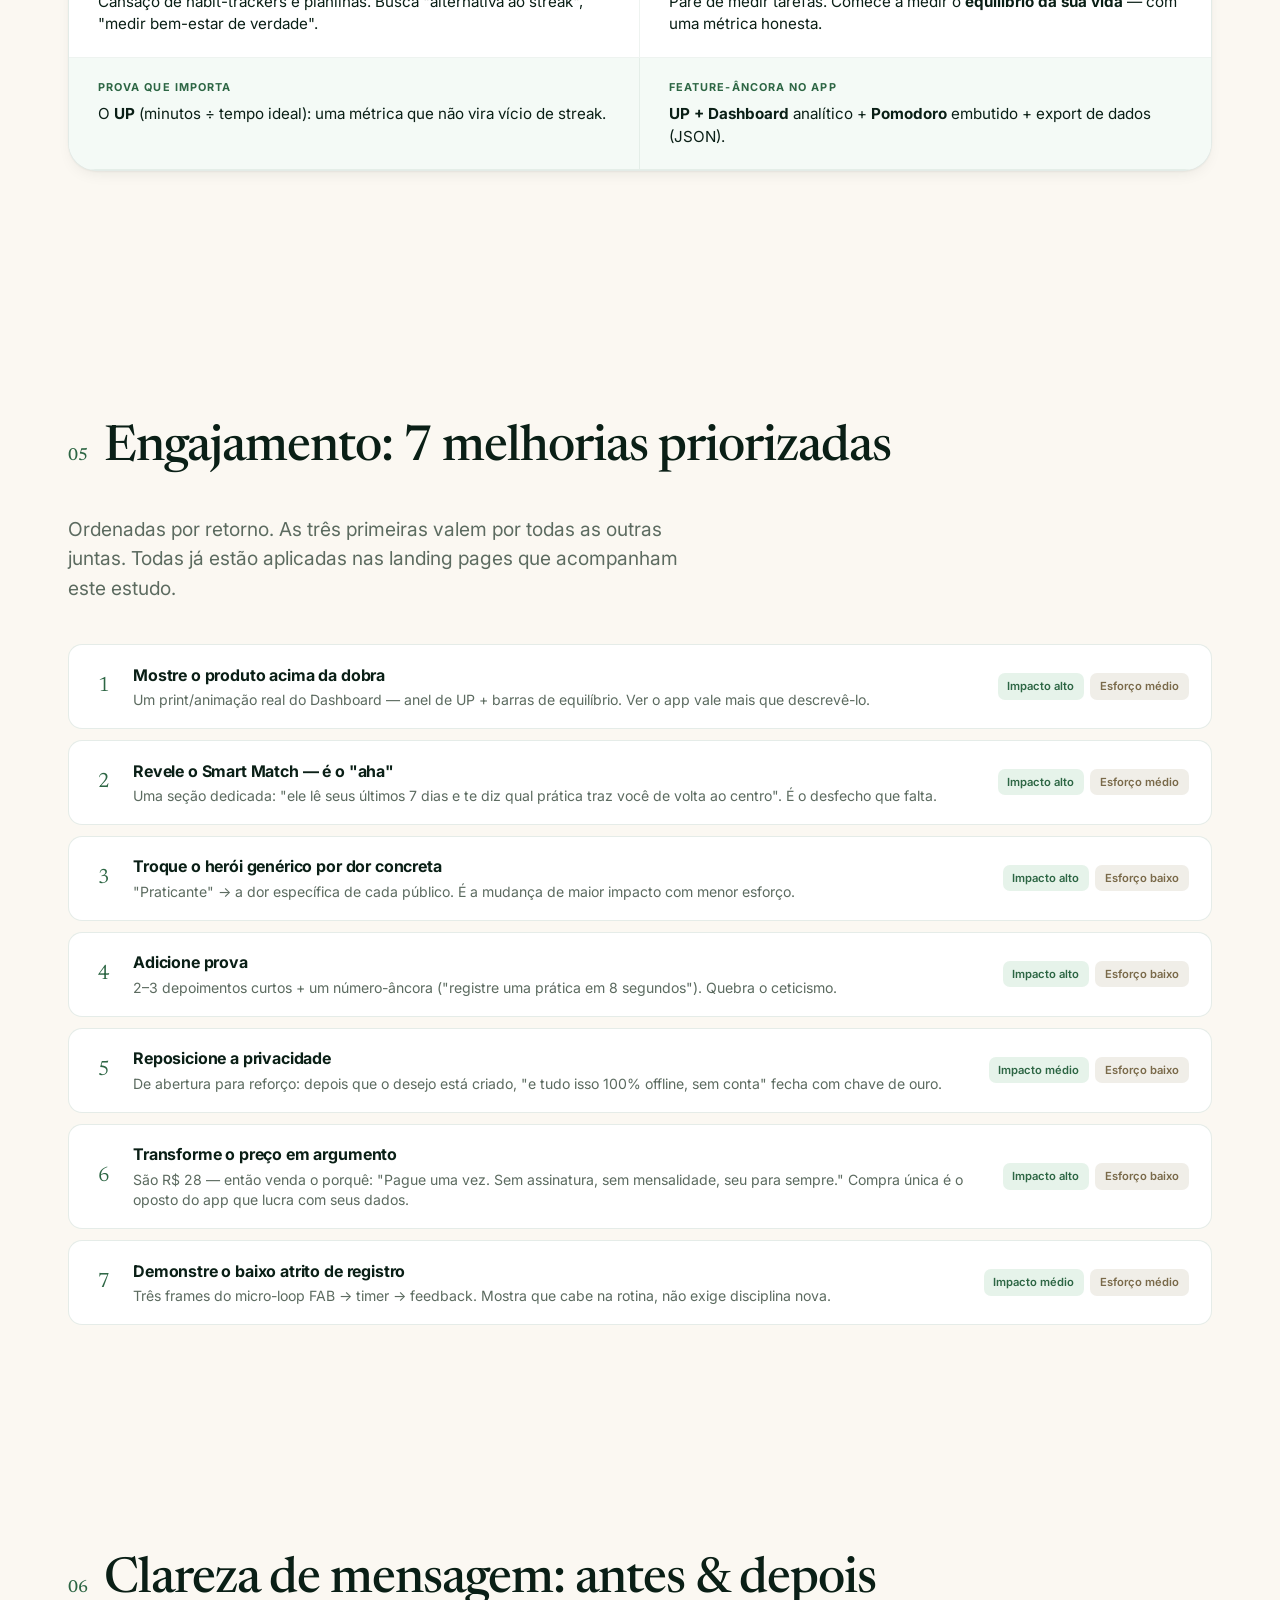
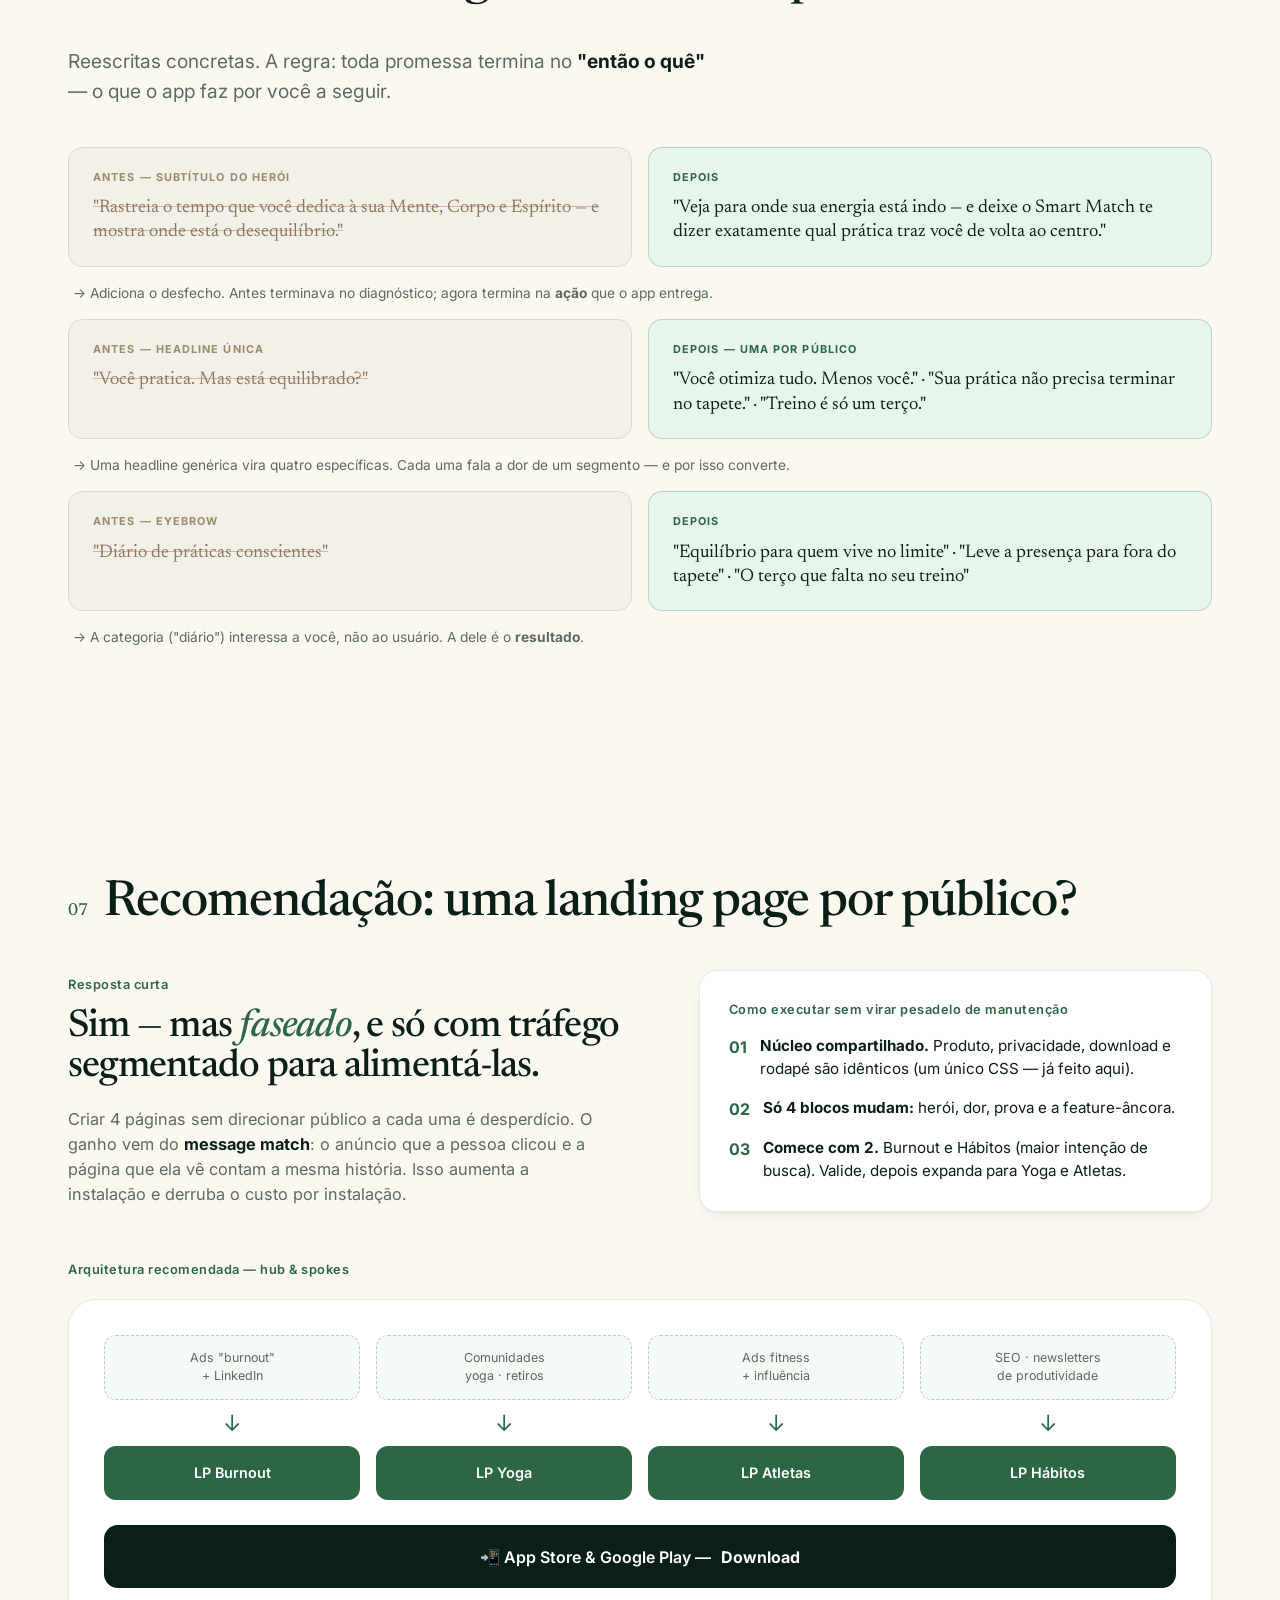
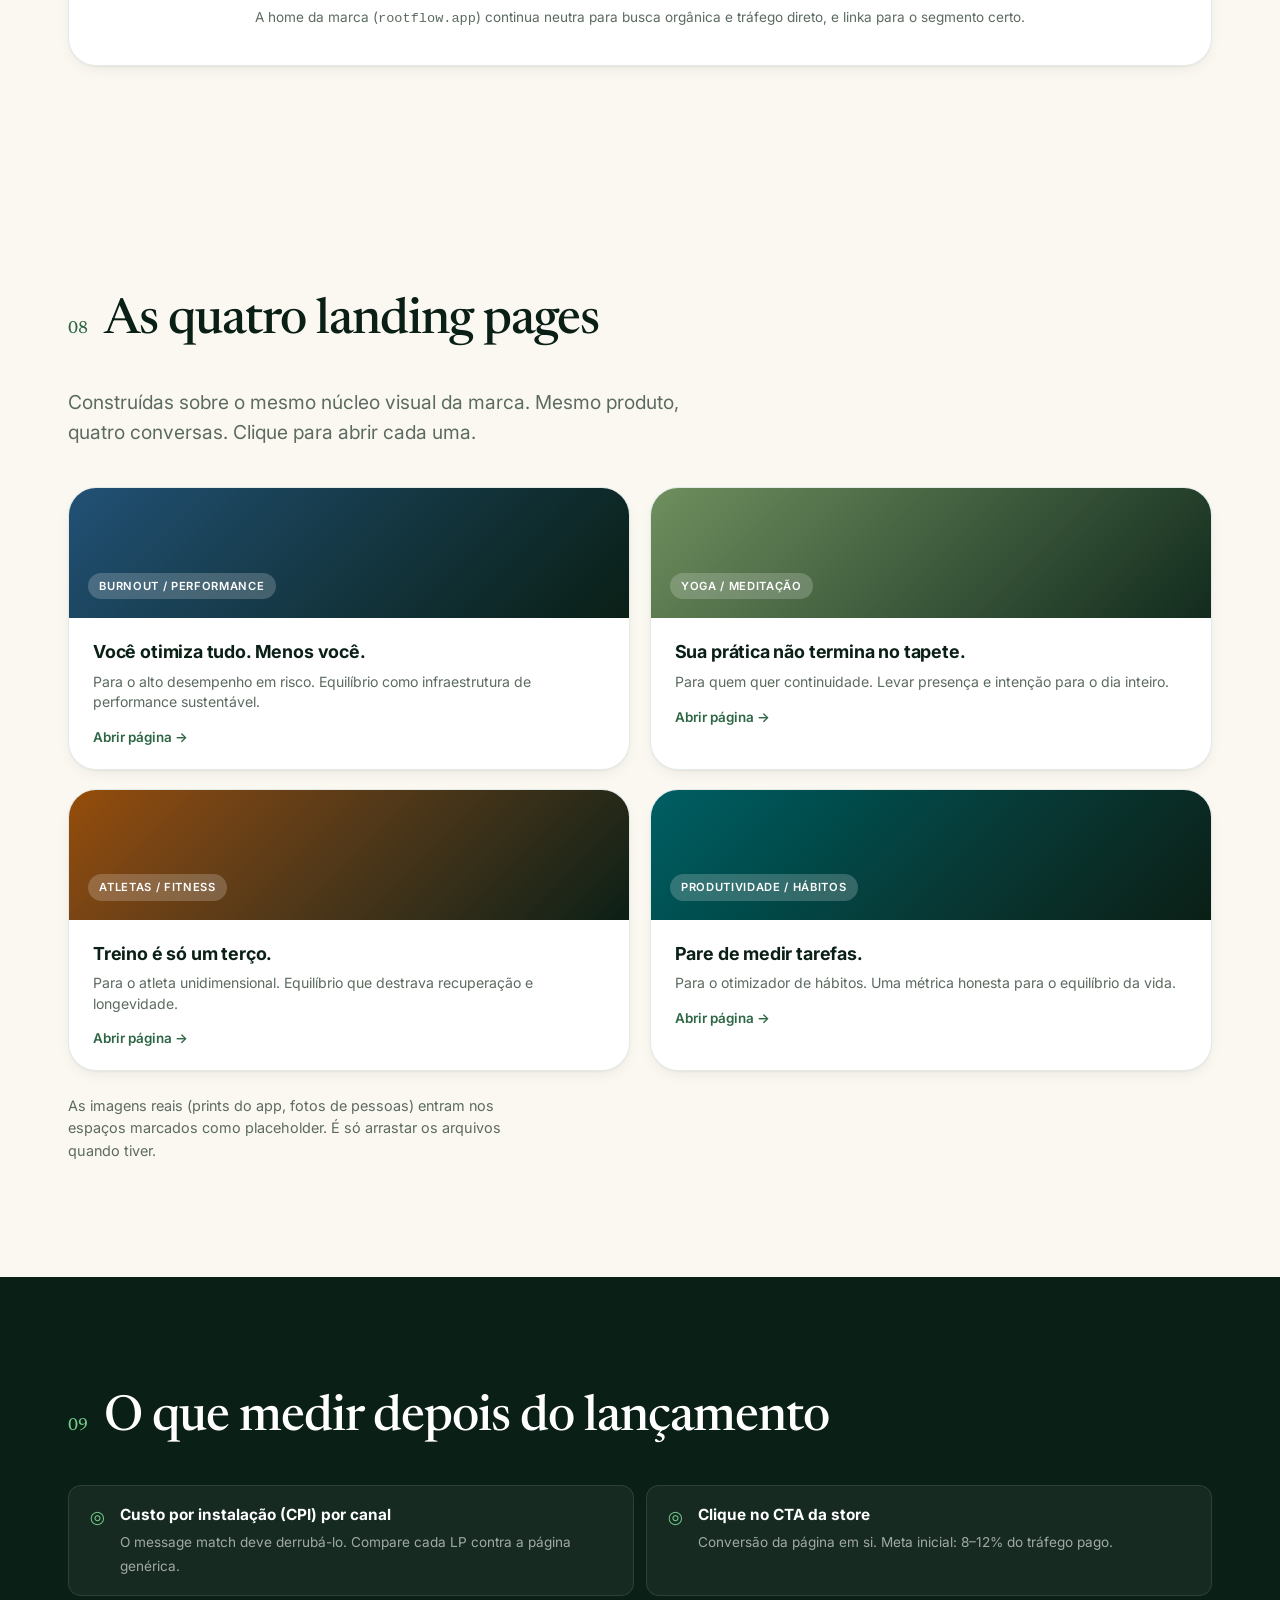
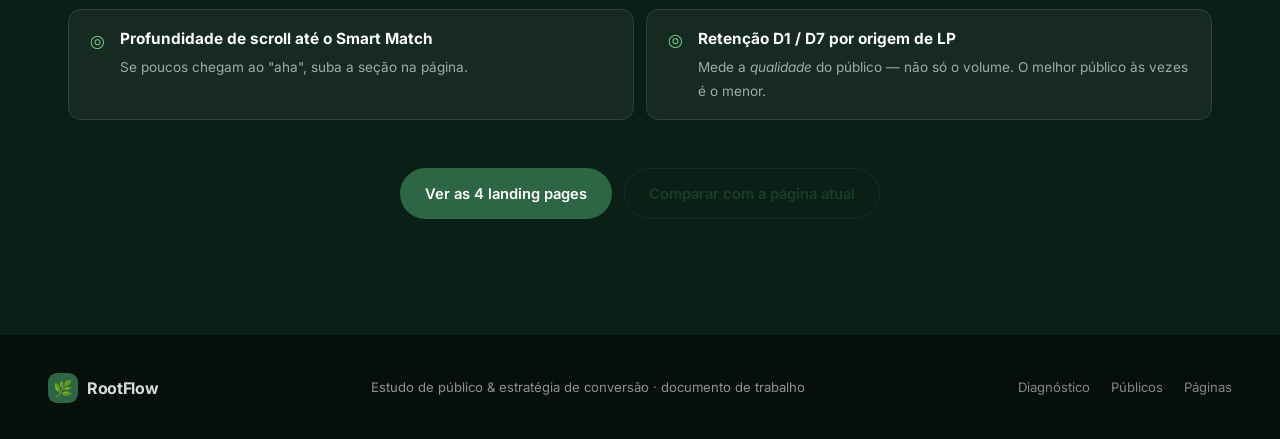
<file: docs/landingPage/Estudo RootFlow.html>
<!DOCTYPE html>
<html lang="pt-BR">
<head>
<meta charset="UTF-8">
<meta name="viewport" content="width=device-width, initial-scale=1.0">
<title>RootFlow — Estudo de Público & Estratégia de Conversão</title>
<link rel="preconnect" href="https://fonts.googleapis.com">
<link rel="preconnect" href="https://fonts.gstatic.com" crossorigin>
<link href="https://fonts.googleapis.com/css2?family=Inter:wght@300;400;500;600;700&family=Newsreader:ital,opsz,wght@0,6..72,400;0,6..72,500;1,6..72,400;1,6..72,500&display=swap" rel="stylesheet">
<link rel="stylesheet" href="assets/shared.css">
<style>
:root{--accent:#2d6644;--accent-soft:#e8f5ec}
body{background:var(--paper)}

/* progress */
.prog{position:fixed;top:0;left:0;height:3px;background:var(--accent);width:0;z-index:300;transition:width .1s}

/* cover */
.cover{padding:clamp(3.5rem,8vw,7rem) 0 clamp(2.5rem,5vw,4rem)}
.meta-row{display:flex;gap:2.5rem;flex-wrap:wrap;margin-top:2.5rem;padding-top:2rem;border-top:1px solid rgba(45,102,68,.16)}
.meta b{display:block;font-size:.7rem;letter-spacing:.14em;text-transform:uppercase;color:var(--g3);margin-bottom:.35rem}
.meta span{font-size:1rem;color:var(--ink);font-weight:500}

/* numbered section heads */
.sec-head{display:flex;align-items:baseline;gap:1rem;margin-bottom:2.5rem}
.sec-num{font-family:var(--serif);font-size:1.1rem;color:var(--accent);font-weight:500}
.sec-head h2{margin:0}

/* exec cards */
.exec{display:grid;grid-template-columns:repeat(2,1fr);gap:1.1rem}
.exec .card{display:flex;gap:1rem;align-items:flex-start}
.exec .e-n{font-family:var(--serif);font-size:1.7rem;color:var(--accent);line-height:1;flex:none}
.exec h4{font-size:1.05rem;margin-bottom:.4rem;letter-spacing:-.01em}
.exec p{font-size:.93rem;color:var(--muted);line-height:1.55}

/* diag two-col */
.diag{display:grid;grid-template-columns:1fr 1fr;gap:1.1rem}
.panel{border-radius:var(--radius);padding:1.7rem;border:1px solid rgba(45,102,68,.14)}
.panel.good{background:var(--accent-soft)}
.panel.bad{background:#fbeee8;border-color:#e8c4b4}
.panel .p-k{font-size:.74rem;font-weight:700;letter-spacing:.1em;text-transform:uppercase;margin-bottom:1rem;display:flex;align-items:center;gap:.5rem}
.panel.good .p-k{color:#2d6644}
.panel.bad .p-k{color:#b4593a}
.panel ul{list-style:none;display:flex;flex-direction:column;gap:.9rem}
.panel li{font-size:.95rem;line-height:1.5;padding-left:1.5rem;position:relative}
.panel li::before{position:absolute;left:0;top:0}
.panel.good li::before{content:"✓";color:#2d6644;font-weight:700}
.panel.bad li::before{content:"!";color:#b4593a;font-weight:700}
.panel li b{font-weight:650}

/* spectrum */
.spectrum{position:relative;margin:1rem 0 1.5rem;padding:2.5rem 0 1rem}
.spec-bar{height:8px;border-radius:8px;background:linear-gradient(90deg,#6f97c9,#72c98a,#d9a24a)}
.spec-ends{display:flex;justify-content:space-between;margin-top:.7rem;font-size:.82rem;color:var(--muted)}
.spec-marks{display:grid;grid-template-columns:repeat(4,1fr);gap:1rem;margin-top:1.5rem}
.spec-mark{text-align:center}
.spec-mark .sm-dot{width:12px;height:12px;border-radius:50%;margin:0 auto .6rem;border:2px solid #fff;box-shadow:0 0 0 1px rgba(45,102,68,.2)}
.spec-mark b{display:block;font-size:.92rem;letter-spacing:-.01em}
.spec-mark span{font-size:.78rem;color:var(--muted)}

/* personas */
.persona{background:#fff;border:1px solid rgba(45,102,68,.13);border-radius:var(--radius-lg);box-shadow:var(--shadow-sm);overflow:hidden;margin-bottom:1.3rem}
.persona-top{display:flex;align-items:center;gap:1.1rem;padding:1.5rem 1.8rem;border-bottom:1px solid rgba(45,102,68,.1)}
.persona-badge{width:48px;height:48px;border-radius:13px;display:grid;place-items:center;font-size:1.4rem;flex:none;color:#fff}
.persona-top .pt-id{flex:1}
.persona-top h3{font-size:1.32rem;letter-spacing:-.02em;font-family:var(--serif);font-weight:500}
.persona-top .pt-sub{font-size:.86rem;color:var(--muted);margin-top:.15rem}
.persona-top .pt-tag{font-size:.72rem;font-weight:600;color:var(--accent);background:var(--accent-soft);padding:.4rem .8rem;border-radius:100px;white-space:nowrap}
.persona-body{display:grid;grid-template-columns:repeat(2,1fr);gap:0}
.pb-cell{padding:1.3rem 1.8rem;border-right:1px solid rgba(45,102,68,.08);border-bottom:1px solid rgba(45,102,68,.08)}
.pb-cell:nth-child(2n){border-right:none}
.pb-cell .k{font-size:.68rem;font-weight:700;letter-spacing:.1em;text-transform:uppercase;color:var(--g3);margin-bottom:.5rem}
.pb-cell .v{font-size:.95rem;line-height:1.5;color:var(--ink)}
.pb-cell.anchor{background:var(--g8)}
.pb-quote{font-family:var(--serif);font-style:italic;font-size:1.02rem;color:var(--g2)}

/* priority list */
.prio{display:flex;flex-direction:column;gap:.7rem}
.prio-item{display:grid;grid-template-columns:auto 1fr auto;gap:1.1rem;align-items:center;background:#fff;border:1px solid rgba(45,102,68,.12);border-radius:14px;padding:1.1rem 1.4rem}
.prio-rank{font-family:var(--serif);font-size:1.3rem;color:var(--accent);width:1.5rem;text-align:center}
.prio-item h4{font-size:1rem;letter-spacing:-.01em;margin-bottom:.2rem}
.prio-item p{font-size:.88rem;color:var(--muted);line-height:1.45}
.tags{display:flex;gap:.4rem;flex-wrap:wrap;justify-content:flex-end}
.tag{font-size:.7rem;font-weight:600;padding:.3rem .6rem;border-radius:7px;white-space:nowrap}
.tag.imp{background:#e6f3ea;color:#2d6644}
.tag.eff{background:#f0eee8;color:#7a6a4a}

/* before/after */
.ba{display:flex;flex-direction:column;gap:1rem}
.ba-row{display:grid;grid-template-columns:1fr 1fr;gap:1rem;align-items:stretch}
.ba-cell{border-radius:14px;padding:1.3rem 1.5rem}
.ba-cell.before{background:#f3efe9;border:1px solid #e2d8c8}
.ba-cell.after{background:var(--accent-soft);border:1px solid color-mix(in srgb,var(--accent) 24%,transparent)}
.ba-cell .k{font-size:.68rem;font-weight:700;letter-spacing:.1em;text-transform:uppercase;margin-bottom:.7rem}
.ba-cell.before .k{color:#9a8a6a}
.ba-cell.after .k{color:var(--accent)}
.ba-cell .txt{font-family:var(--serif);font-size:1.15rem;line-height:1.32;color:var(--ink)}
.ba-cell.before .txt{color:#8a7a5e;text-decoration:line-through;text-decoration-color:rgba(180,89,58,.4)}
.ba-note{font-size:.86rem;color:var(--muted);padding:0 .3rem}

/* architecture */
.arch{background:#fff;border:1px solid rgba(45,102,68,.13);border-radius:var(--radius-lg);padding:2.2rem;box-shadow:var(--shadow-sm)}
.arch-hub{display:grid;grid-template-columns:repeat(4,1fr);gap:1rem;margin-bottom:1.6rem}
.arch-src{text-align:center;font-size:.78rem;color:var(--muted);background:var(--g8);border:1px dashed rgba(45,102,68,.3);border-radius:12px;padding:.8rem .5rem}
.arch-lp{text-align:center;background:var(--accent);color:#fff;border-radius:12px;padding:1rem .6rem;font-weight:600;font-size:.9rem}
.arch-flow{text-align:center;color:var(--g3);font-size:1.4rem;margin:.4rem 0}
.arch-dest{text-align:center;background:var(--g0);color:#fff;border-radius:14px;padding:1.2rem;font-weight:600;margin-top:1.6rem;display:flex;align-items:center;justify-content:center;gap:.6rem}

/* page gallery */
.gallery{display:grid;grid-template-columns:repeat(2,1fr);gap:1.2rem}
.page-card{display:block;text-decoration:none;background:#fff;border:1px solid rgba(45,102,68,.13);border-radius:var(--radius-lg);overflow:hidden;box-shadow:var(--shadow-sm);transition:transform .18s ease,box-shadow .18s ease}
.page-card:hover{transform:translateY(-4px);box-shadow:var(--shadow)}
.page-prev{height:130px;display:flex;align-items:flex-end;padding:1.2rem;color:#fff;position:relative}
.page-prev .pp-tag{font-size:.7rem;font-weight:600;letter-spacing:.06em;text-transform:uppercase;background:rgba(255,255,255,.2);padding:.3rem .7rem;border-radius:100px;backdrop-filter:blur(4px)}
.page-info{padding:1.3rem 1.5rem}
.page-info h4{font-size:1.12rem;letter-spacing:-.01em;margin-bottom:.35rem;color:var(--ink)}
.page-info p{font-size:.88rem;color:var(--muted);line-height:1.45}
.page-info .go{margin-top:.9rem;font-size:.84rem;font-weight:600;color:var(--accent);display:inline-flex;align-items:center;gap:.4rem}

/* metrics */
.metrics{display:grid;grid-template-columns:repeat(2,1fr);gap:.8rem}
.metric{display:flex;gap:.9rem;align-items:flex-start;background:rgba(255,255,255,.05);border:1px solid rgba(255,255,255,.1);border-radius:13px;padding:1.1rem 1.3rem}
.metric .m-ico{color:var(--g5);font-size:1.1rem}
.metric b{font-size:.96rem;display:block;margin-bottom:.2rem}
.metric span{font-size:.85rem;color:rgba(255,255,255,.6);line-height:1.45}

@media(max-width:880px){
  .exec,.diag,.persona-body,.ba-row,.gallery,.metrics,.arch-hub{grid-template-columns:1fr}
  .pb-cell{border-right:none}
  .spec-marks{grid-template-columns:1fr 1fr}
  .prio-item{grid-template-columns:auto 1fr;gap:.8rem}
  .tags{grid-column:2;justify-content:flex-start;margin-top:.3rem}
}
</style>
</head>
<body>
<div class="prog" id="prog"></div>

<nav class="nav">
  <a href="#" class="brand"><span class="brand-mark">🌿</span> RootFlow</a>
  <div class="nav-right">
    <a href="#diagnostico" class="nav-link">Diagnóstico</a>
    <a href="#publicos" class="nav-link">Públicos</a>
    <a href="#engajamento" class="nav-link">Engajamento</a>
    <a href="#paginas" class="nav-link">As páginas</a>
    <a href="#paginas" class="btn btn-accent" style="padding:.6rem 1.2rem;font-size:.84rem">Ver landing pages</a>
  </div>
</nav>

<!-- COVER -->
<header class="section cover">
  <div class="container">
    <p class="eyebrow reveal">Estudo estratégico · Junho 2026</p>
    <h1 class="display reveal" style="margin:1.2rem 0 1.5rem;max-width:18ch">Para quem o RootFlow está <em>realmente</em> falando?</h1>
    <p class="lead reveal" style="max-width:62ch">A página atual conversa com "todo mundo que pratica" — e por isso não convence ninguém com força. Este estudo mapeia o público real, corrige a mensagem e propõe <b style="color:var(--ink)">uma landing page por segmento</b>, com um único objetivo: <b style="color:var(--ink)">download do app</b>.</p>
    <div class="meta-row reveal">
      <div class="meta"><b>Objetivo</b><span>Compra do app · R$ 28 (iOS &amp; Android)</span></div>
      <div class="meta"><b>Produto</b><span>Diário de práticas conscientes</span></div>
      <div class="meta"><b>Entregável</b><span>Estudo + 4 landing pages</span></div>
      <div class="meta"><b>Base</b><span>Página atual + descrição funcional</span></div>
    </div>
  </div>
</header>

<!-- RESUMO -->
<section class="section tight">
  <div class="container">
    <div class="sec-head reveal"><span class="sec-num">01</span><h2 class="h2">Resumo executivo</h2></div>
    <div class="exec">
      <div class="card reveal"><div style="display:flex;gap:1rem"><span class="e-n">A</span><div><h4>A página vende um conceito, não um produto</h4><p>"Equilíbrio" é abstrato. As mecânicas que diferenciam de verdade — o <b>UP</b>, o <b>Smart Match</b>, os timers de Pomodoro a HIIT — estão invisíveis. O usuário não vê o que ganha ao abrir o app.</p></div></div></div>
      <div class="card reveal"><div style="display:flex;gap:1rem"><span class="e-n">B</span><div><h4>O herói fala com um público sem rosto</h4><p>"Você pratica. Mas está equilibrado?" pressupõe que a pessoa já se vê como praticante. Exclui justamente quem mais precisa — e não cria identificação com nenhuma dor concreta.</p></div></div></div>
      <div class="card reveal"><div style="display:flex;gap:1rem"><span class="e-n">C</span><div><h4>A privacidade vem cedo demais</h4><p>Quatro selos de privacidade aparecem antes de o usuário entender o valor. Reassurance é importante — mas como <b>reforço</b> depois do desejo, não como abertura.</p></div></div></div>
      <div class="card reveal"><div style="display:flex;gap:1rem"><span class="e-n">D</span><div><h4>A recomendação: 1 página-mãe + 4 por público</h4><p>O mesmo conceito ressoa de formas <b>opostas</b> (recuperação × performance). Uma headline não cobre. Tráfego segmentado + mensagem casada = mais instalação, menos custo por instalação.</p></div></div></div>
    </div>
  </div>
</section>

<!-- DIAGNÓSTICO -->
<section class="section" id="diagnostico">
  <div class="container">
    <div class="sec-head reveal"><span class="sec-num">02</span><h2 class="h2">Diagnóstico: com quem a página fala hoje</h2></div>
    <p class="lead reveal" style="margin-bottom:2.5rem">Hoje o alvo é o "<b style="color:var(--ink)">praticante consciente genérico</b>" — alguém que já medita, treina ou cuida de si e quer "equilíbrio". É um público real, mas amplo, indefinido e de baixa urgência. Há fundamentos fortes para construir em cima, e um problema central a resolver.</p>
    <div class="diag">
      <div class="panel good reveal">
        <div class="p-k">O que já funciona — preserve</div>
        <ul>
          <li><b>Estética madura e coesa.</b> Verde/cream/Inter passam calma e credibilidade. Não mexer no tom visual.</li>
          <li><b>A tríade Mente / Corpo / Espírito</b> é um gancho memorável e único. É o ativo central da marca.</li>
          <li><b>Offline, sem conta</b> é um diferencial real num mar de apps que coletam tudo — só está no lugar errado.</li>
          <li><b>PT + EN e iOS + Android</b> ampliam o alcance sem esforço extra de mensagem.</li>
        </ul>
      </div>
      <div class="panel bad reveal">
        <div class="p-k">O problema central — corrija</div>
        <ul>
          <li><b>Valor abstrato.</b> "Rastreia o tempo e mostra o desequilíbrio" — e então o quê? Falta o desfecho: o app <b>te diz o que fazer a seguir</b>.</li>
          <li><b>Sem prova.</b> Nenhum print real do Dashboard, nenhum depoimento, nenhum número. Promessa sem evidência.</li>
          <li><b>Herói excludente.</b> Fala com quem já pratica; ignora quem está desequilibrado e nem começou.</li>
          <li><b>CTA sem contexto.</b> "Baixar grátis" não diz para quem, para quê, nem o quão fácil é.</li>
        </ul>
      </div>
    </div>
  </div>
</section>

<!-- PÚBLICOS -->
<section class="section paper" id="publicos">
  <div class="container">
    <div class="sec-head reveal"><span class="sec-num">03</span><h2 class="h2">O leque de público</h2></div>
    <p class="lead reveal">A tríade Mente/Corpo/Espírito é tão ampla que atinge pessoas com motivações <b style="color:var(--ink)">contrárias</b>. De um lado, quem busca <b style="color:var(--ink)">regular e recuperar</b>; do outro, quem busca <b style="color:var(--ink)">otimizar e performar</b>. A mesma feature (ver onde sua energia vai) significa coisas diferentes para cada um.</p>
    <div class="spectrum reveal">
      <div class="spec-bar"></div>
      <div class="spec-ends"><span>← Regulação &amp; recuperação</span><span>Otimização &amp; performance →</span></div>
      <div class="spec-marks">
        <div class="spec-mark"><span class="sm-dot" style="background:#6f97c9"></span><b>Praticante / Yoga</b><span>continuidade, intenção</span></div>
        <div class="spec-mark"><span class="sm-dot" style="background:#72c98a"></span><b>Alto desempenho</b><span>evitar burnout</span></div>
        <div class="spec-mark"><span class="sm-dot" style="background:#8fbf72"></span><b>Otimizador de hábitos</b><span>medir a vida certa</span></div>
        <div class="spec-mark"><span class="sm-dot" style="background:#d9a24a"></span><b>Atleta / Fitness</b><span>recuperação, longevidade</span></div>
      </div>
    </div>
    <p class="lead reveal" style="font-size:.95rem;margin-top:1rem">Outros públicos válidos para uma fase 2: <b style="color:var(--ink)">terapeutas e coaches</b> (recomendam o app a clientes — vetor B2B leve) e <b style="color:var(--ink)">jornada espiritual / religiosa</b> (o nível de consciência de Hawkins ressoa forte aqui).</p>
  </div>
</section>

<!-- PERSONAS -->
<section class="section">
  <div class="container">
    <div class="sec-head reveal"><span class="sec-num">04</span><h2 class="h2">Quatro personas para atacar primeiro</h2></div>
    <p class="lead reveal" style="margin-bottom:2.5rem">Cada persona abaixo vira uma landing page. Note a coluna <b style="color:var(--ink)">Feature-âncora</b>: ela amarra a dor a uma mecânica que <b style="color:var(--ink)">já existe</b> no app (segundo a descrição funcional). É isso que torna cada promessa crível.</p>

    <!-- Persona 1 -->
    <article class="persona reveal">
      <div class="persona-top">
        <span class="persona-badge" style="background:oklch(0.55 0.10 245)">🔥</span>
        <div class="pt-id"><h3>O Alto Desempenho em Risco</h3><div class="pt-sub">Executivo, fundador, dev sênior · 28–45 anos</div></div>
        <span class="pt-tag">Burnout / Performance</span>
      </div>
      <div class="persona-body">
        <div class="pb-cell"><div class="k">Identidade</div><div class="v pb-quote">"Eu otimizo tudo na minha vida — menos a mim mesmo."</div></div>
        <div class="pb-cell"><div class="k">Dor central</div><div class="v">Vive em Mente + Ativa o dia inteiro. Corpo e Espírito zerados. Está no caminho do burnout e sente, mas não tem como enxergar o estrago.</div></div>
        <div class="pb-cell"><div class="k">Gatilho de download</div><div class="v">Noites mal dormidas, um susto de saúde, "trabalho demais". Busca "como evitar burnout", "equilíbrio vida-trabalho".</div></div>
        <div class="pb-cell"><div class="k">Ângulo de mensagem</div><div class="v">Equilíbrio como <b>infraestrutura de performance sustentável</b> — não como hobby de bem-estar.</div></div>
        <div class="pb-cell anchor"><div class="k">Prova que importa</div><div class="v">O gráfico que mostra, sem dó, o desequilíbrio Ativa × Passiva acumulado.</div></div>
        <div class="pb-cell anchor"><div class="k">Feature-âncora no app</div><div class="v"><b>Smart Match</b> (detecta excesso de Mente/Ativa e força o contrapeso) + <b>Energy Balance</b> + nível de consciência (sair do piloto automático).</div></div>
      </div>
    </article>

    <!-- Persona 2 -->
    <article class="persona reveal">
      <div class="persona-top">
        <span class="persona-badge" style="background:oklch(0.62 0.08 145)">🧘</span>
        <div class="pt-id"><h3>O Praticante que Quer Continuidade</h3><div class="pt-sub">Pratica yoga / meditação · 25–50 anos</div></div>
        <span class="pt-tag">Yoga / Meditação</span>
      </div>
      <div class="persona-body">
        <div class="pb-cell"><div class="k">Identidade</div><div class="v pb-quote">"Sou presente no tapete e disperso no resto do dia."</div></div>
        <div class="pb-cell"><div class="k">Dor central</div><div class="v">A prática não vira vida. Quer levar a intenção e a presença da sessão para o dia inteiro — e manter constância sem culpa.</div></div>
        <div class="pb-cell"><div class="k">Gatilho de download</div><div class="v">Volta de um retiro, recomendação do professor. Busca "diário de meditação", "app de intenção/consciência".</div></div>
        <div class="pb-cell"><div class="k">Ângulo de mensagem</div><div class="v">Estender a prática para fora do tapete. <b>Ritual, intenção e presença</b> ao longo do dia.</div></div>
        <div class="pb-cell anchor"><div class="k">Prova que importa</div><div class="v">A escala de consciência (Hawkins): de 😴 Automático a ✨ Fluindo, sessão a sessão.</div></div>
        <div class="pb-cell anchor"><div class="k">Feature-âncora no app</div><div class="v"><b>Nível de consciência (0–3)</b> + práticas <b>Passivas</b> + histórico de constância + áudio de floresta no onboarding.</div></div>
      </div>
    </article>

    <!-- Persona 3 -->
    <article class="persona reveal">
      <div class="persona-top">
        <span class="persona-badge" style="background:oklch(0.60 0.13 55)">⚡</span>
        <div class="pt-id"><h3>O Atleta Unidimensional</h3><div class="pt-sub">CrossFit, corrida, musculação · 20–40 anos</div></div>
        <span class="pt-tag">Atletas / Fitness</span>
      </div>
      <div class="persona-body">
        <div class="pb-cell"><div class="k">Identidade</div><div class="v pb-quote">"Treino o corpo com disciplina e ignoro todo o resto."</div></div>
        <div class="pb-cell"><div class="k">Dor central</div><div class="v">Over-treino. Recuperação, sono e mente negligenciados. Estagnou e não entende por quê — o corpo está lotado, o resto está vazio.</div></div>
        <div class="pb-cell"><div class="k">Gatilho de download</div><div class="v">Lesão, plateau, overtraining. Busca "recuperação", "mobilidade", "mindset de atleta".</div></div>
        <div class="pb-cell"><div class="k">Ângulo de mensagem</div><div class="v">Treino é só <b>um terço</b>. O equilíbrio destrava recuperação, foco e longevidade.</div></div>
        <div class="pb-cell anchor"><div class="k">Prova que importa</div><div class="v">O balanço que mostra Corpo no talo e Mente/Espírito no zero — o ponto cego do atleta.</div></div>
        <div class="pb-cell anchor"><div class="k">Feature-âncora no app</div><div class="v"><b>Timer HIIT / Tabata</b> embutido (já é a casa dele) + <b>OrganBalance</b> + ChallengeIndex.</div></div>
      </div>
    </article>

    <!-- Persona 4 -->
    <article class="persona reveal">
      <div class="persona-top">
        <span class="persona-badge" style="background:oklch(0.58 0.09 200)">📊</span>
        <div class="pt-id"><h3>O Otimizador de Hábitos</h3><div class="pt-sub">Fã de produtividade, quantified-self · 24–40 anos</div></div>
        <span class="pt-tag">Produtividade / Hábitos</span>
      </div>
      <div class="persona-body">
        <div class="pb-cell"><div class="k">Identidade</div><div class="v pb-quote">"Tenho seis apps de hábito e só mais ansiedade."</div></div>
        <div class="pb-cell"><div class="k">Dor central</div><div class="v">Fadiga de streaks. Otimiza tarefas, não a vida. Mede o que é fácil medir — não o que importa. Quer um sistema, não mais culpa.</div></div>
        <div class="pb-cell"><div class="k">Gatilho de download</div><div class="v">Cansaço de habit-trackers e planilhas. Busca "alternativa ao streak", "medir bem-estar de verdade".</div></div>
        <div class="pb-cell"><div class="k">Ângulo de mensagem</div><div class="v">Pare de medir tarefas. Comece a medir o <b>equilíbrio da sua vida</b> — com uma métrica honesta.</div></div>
        <div class="pb-cell anchor"><div class="k">Prova que importa</div><div class="v">O <b>UP</b> (minutos ÷ tempo ideal): uma métrica que não vira vício de streak.</div></div>
        <div class="pb-cell anchor"><div class="k">Feature-âncora no app</div><div class="v"><b>UP + Dashboard</b> analítico + <b>Pomodoro</b> embutido + export de dados (JSON).</div></div>
      </div>
    </article>
  </div>
</section>

<!-- ENGAJAMENTO -->
<section class="section paper" id="engajamento">
  <div class="container">
    <div class="sec-head reveal"><span class="sec-num">05</span><h2 class="h2">Engajamento: 7 melhorias priorizadas</h2></div>
    <p class="lead reveal" style="margin-bottom:2.5rem">Ordenadas por retorno. As três primeiras valem por todas as outras juntas. Todas já estão aplicadas nas landing pages que acompanham este estudo.</p>
    <div class="prio">
      <div class="prio-item reveal"><span class="prio-rank">1</span><div><h4>Mostre o produto acima da dobra</h4><p>Um print/animação real do Dashboard — anel de UP + barras de equilíbrio. Ver o app vale mais que descrevê-lo.</p></div><div class="tags"><span class="tag imp">Impacto alto</span><span class="tag eff">Esforço médio</span></div></div>
      <div class="prio-item reveal"><span class="prio-rank">2</span><div><h4>Revele o Smart Match — é o "aha"</h4><p>Uma seção dedicada: "ele lê seus últimos 7 dias e te diz qual prática traz você de volta ao centro". É o desfecho que falta.</p></div><div class="tags"><span class="tag imp">Impacto alto</span><span class="tag eff">Esforço médio</span></div></div>
      <div class="prio-item reveal"><span class="prio-rank">3</span><div><h4>Troque o herói genérico por dor concreta</h4><p>"Praticante" → a dor específica de cada público. É a mudança de maior impacto com menor esforço.</p></div><div class="tags"><span class="tag imp">Impacto alto</span><span class="tag eff">Esforço baixo</span></div></div>
      <div class="prio-item reveal"><span class="prio-rank">4</span><div><h4>Adicione prova</h4><p>2–3 depoimentos curtos + um número-âncora ("registre uma prática em 8 segundos"). Quebra o ceticismo.</p></div><div class="tags"><span class="tag imp">Impacto alto</span><span class="tag eff">Esforço baixo</span></div></div>
      <div class="prio-item reveal"><span class="prio-rank">5</span><div><h4>Reposicione a privacidade</h4><p>De abertura para reforço: depois que o desejo está criado, "e tudo isso 100% offline, sem conta" fecha com chave de ouro.</p></div><div class="tags"><span class="tag imp">Impacto médio</span><span class="tag eff">Esforço baixo</span></div></div>
      <div class="prio-item reveal"><span class="prio-rank">6</span><div><h4>Transforme o preço em argumento</h4><p>São R$ 28 — então venda o porquê: "Pague uma vez. Sem assinatura, sem mensalidade, seu para sempre." Compra única é o oposto do app que lucra com seus dados.</p></div><div class="tags"><span class="tag imp">Impacto alto</span><span class="tag eff">Esforço baixo</span></div></div>
      <div class="prio-item reveal"><span class="prio-rank">7</span><div><h4>Demonstre o baixo atrito de registro</h4><p>Três frames do micro-loop FAB → timer → feedback. Mostra que cabe na rotina, não exige disciplina nova.</p></div><div class="tags"><span class="tag imp">Impacto médio</span><span class="tag eff">Esforço médio</span></div></div>
    </div>
  </div>
</section>

<!-- CLAREZA -->
<section class="section">
  <div class="container">
    <div class="sec-head reveal"><span class="sec-num">06</span><h2 class="h2">Clareza de mensagem: antes &amp; depois</h2></div>
    <p class="lead reveal" style="margin-bottom:2.5rem">Reescritas concretas. A regra: toda promessa termina no <b style="color:var(--ink)">"então o quê"</b> — o que o app faz por você a seguir.</p>
    <div class="ba">
      <div class="ba-row reveal">
        <div class="ba-cell before"><div class="k">Antes — subtítulo do herói</div><div class="txt">"Rastreia o tempo que você dedica à sua Mente, Corpo e Espírito — e mostra onde está o desequilíbrio."</div></div>
        <div class="ba-cell after"><div class="k">Depois</div><div class="txt">"Veja para onde sua energia está indo — e deixe o Smart Match te dizer exatamente qual prática traz você de volta ao centro."</div></div>
      </div>
      <p class="ba-note reveal">→ Adiciona o desfecho. Antes terminava no diagnóstico; agora termina na <b>ação</b> que o app entrega.</p>
      <div class="ba-row reveal">
        <div class="ba-cell before"><div class="k">Antes — headline única</div><div class="txt">"Você pratica. Mas está equilibrado?"</div></div>
        <div class="ba-cell after"><div class="k">Depois — uma por público</div><div class="txt">"Você otimiza tudo. Menos você." · "Sua prática não precisa terminar no tapete." · "Treino é só um terço."</div></div>
      </div>
      <p class="ba-note reveal">→ Uma headline genérica vira quatro específicas. Cada uma fala a dor de um segmento — e por isso converte.</p>
      <div class="ba-row reveal">
        <div class="ba-cell before"><div class="k">Antes — eyebrow</div><div class="txt">"Diário de práticas conscientes"</div></div>
        <div class="ba-cell after"><div class="k">Depois</div><div class="txt">"Equilíbrio para quem vive no limite" · "Leve a presença para fora do tapete" · "O terço que falta no seu treino"</div></div>
      </div>
      <p class="ba-note reveal">→ A categoria ("diário") interessa a você, não ao usuário. A dele é o <b>resultado</b>.</p>
    </div>
  </div>
</section>

<!-- RECOMENDAÇÃO -->
<section class="section paper">
  <div class="container">
    <div class="sec-head reveal"><span class="sec-num">07</span><h2 class="h2">Recomendação: uma landing page por público?</h2></div>
    <div class="grid2" style="margin-bottom:3rem">
      <div class="reveal">
        <p class="kicker" style="margin-bottom:.8rem">Resposta curta</p>
        <p class="h2" style="font-size:clamp(1.6rem,3vw,2.4rem);margin-bottom:1.2rem">Sim — mas <em>faseado</em>, e só com tráfego segmentado para alimentá-las.</p>
        <p class="lead" style="font-size:1.02rem">Criar 4 páginas sem direcionar público a cada uma é desperdício. O ganho vem do <b style="color:var(--ink)">message match</b>: o anúncio que a pessoa clicou e a página que ela vê contam a mesma história. Isso aumenta a instalação e derruba o custo por instalação.</p>
      </div>
      <div class="reveal">
        <div class="card" style="padding:1.8rem">
          <p class="kicker" style="margin-bottom:1rem">Como executar sem virar pesadelo de manutenção</p>
          <ul style="list-style:none;display:flex;flex-direction:column;gap:1rem">
            <li style="display:flex;gap:.8rem"><span style="color:var(--accent);font-weight:700">01</span><div style="font-size:.95rem;line-height:1.5"><b>Núcleo compartilhado.</b> Produto, privacidade, download e rodapé são idênticos (um único CSS — já feito aqui).</div></li>
            <li style="display:flex;gap:.8rem"><span style="color:var(--accent);font-weight:700">02</span><div style="font-size:.95rem;line-height:1.5"><b>Só 4 blocos mudam:</b> herói, dor, prova e a feature-âncora.</div></li>
            <li style="display:flex;gap:.8rem"><span style="color:var(--accent);font-weight:700">03</span><div style="font-size:.95rem;line-height:1.5"><b>Comece com 2.</b> Burnout e Hábitos (maior intenção de busca). Valide, depois expanda para Yoga e Atletas.</div></li>
          </ul>
        </div>
      </div>
    </div>
    <p class="kicker reveal" style="margin-bottom:1.2rem">Arquitetura recomendada — hub &amp; spokes</p>
    <div class="arch reveal">
      <div class="arch-hub">
        <div><div class="arch-src">Ads "burnout"<br>+ LinkedIn</div><div class="arch-flow">↓</div><div class="arch-lp">LP Burnout</div></div>
        <div><div class="arch-src">Comunidades<br>yoga · retiros</div><div class="arch-flow">↓</div><div class="arch-lp">LP Yoga</div></div>
        <div><div class="arch-src">Ads fitness<br>+ influência</div><div class="arch-flow">↓</div><div class="arch-lp">LP Atletas</div></div>
        <div><div class="arch-src">SEO · newsletters<br>de produtividade</div><div class="arch-flow">↓</div><div class="arch-lp">LP Hábitos</div></div>
      </div>
      <div class="arch-dest">📲 App Store &amp; Google Play — <b>Download</b></div>
      <p style="text-align:center;font-size:.85rem;color:var(--muted);margin-top:1.2rem">A home da marca (<code>rootflow.app</code>) continua neutra para busca orgânica e tráfego direto, e linka para o segmento certo.</p>
    </div>
  </div>
</section>

<!-- PÁGINAS -->
<section class="section" id="paginas">
  <div class="container">
    <div class="sec-head reveal"><span class="sec-num">08</span><h2 class="h2">As quatro landing pages</h2></div>
    <p class="lead reveal" style="margin-bottom:2.5rem">Construídas sobre o mesmo núcleo visual da marca. Mesmo produto, quatro conversas. Clique para abrir cada uma.</p>
    <div class="gallery">
      <a href="paginas/burnout.html" class="page-card reveal">
        <div class="page-prev" style="background:linear-gradient(135deg,oklch(0.42 0.08 245),var(--g0))"><span class="pp-tag">Burnout / Performance</span></div>
        <div class="page-info"><h4>Você otimiza tudo. Menos você.</h4><p>Para o alto desempenho em risco. Equilíbrio como infraestrutura de performance sustentável.</p><span class="go">Abrir página →</span></div>
      </a>
      <a href="paginas/yoga.html" class="page-card reveal">
        <div class="page-prev" style="background:linear-gradient(135deg,#6f8f5e,var(--g1))"><span class="pp-tag">Yoga / Meditação</span></div>
        <div class="page-info"><h4>Sua prática não termina no tapete.</h4><p>Para quem quer continuidade. Levar presença e intenção para o dia inteiro.</p><span class="go">Abrir página →</span></div>
      </a>
      <a href="paginas/atletas.html" class="page-card reveal">
        <div class="page-prev" style="background:linear-gradient(135deg,oklch(0.50 0.12 55),var(--g0))"><span class="pp-tag">Atletas / Fitness</span></div>
        <div class="page-info"><h4>Treino é só um terço.</h4><p>Para o atleta unidimensional. Equilíbrio que destrava recuperação e longevidade.</p><span class="go">Abrir página →</span></div>
      </a>
      <a href="paginas/habitos.html" class="page-card reveal">
        <div class="page-prev" style="background:linear-gradient(135deg,oklch(0.44 0.08 200),var(--g0))"><span class="pp-tag">Produtividade / Hábitos</span></div>
        <div class="page-info"><h4>Pare de medir tarefas.</h4><p>Para o otimizador de hábitos. Uma métrica honesta para o equilíbrio da vida.</p><span class="go">Abrir página →</span></div>
      </a>
    </div>
    <p class="lead reveal" style="font-size:.9rem;margin-top:1.5rem;color:var(--muted)">As imagens reais (prints do app, fotos de pessoas) entram nos espaços marcados como placeholder. É só arrastar os arquivos quando tiver.</p>
  </div>
</section>

<!-- MÉTRICAS -->
<section class="section dark">
  <div class="container">
    <div class="sec-head reveal"><span class="sec-num" style="color:var(--g5)">09</span><h2 class="h2" style="color:#fff">O que medir depois do lançamento</h2></div>
    <div class="metrics" style="margin-top:1rem">
      <div class="metric reveal"><span class="m-ico">◎</span><div><b>Custo por instalação (CPI) por canal</b><span>O message match deve derrubá-lo. Compare cada LP contra a página genérica.</span></div></div>
      <div class="metric reveal"><span class="m-ico">◎</span><div><b>Clique no CTA da store</b><span>Conversão da página em si. Meta inicial: 8–12% do tráfego pago.</span></div></div>
      <div class="metric reveal"><span class="m-ico">◎</span><div><b>Profundidade de scroll até o Smart Match</b><span>Se poucos chegam ao "aha", suba a seção na página.</span></div></div>
      <div class="metric reveal"><span class="m-ico">◎</span><div><b>Retenção D1 / D7 por origem de LP</b><span>Mede a <i>qualidade</i> do público — não só o volume. O melhor público às vezes é o menor.</span></div></div>
    </div>
    <div class="btn-row reveal" style="margin-top:3rem;justify-content:center">
      <a href="#paginas" class="btn btn-accent">Ver as 4 landing pages</a>
      <a href="referencia/rootflow-original.html" class="btn btn-ghost">Comparar com a página atual</a>
    </div>
  </div>
</section>

<footer class="footer">
  <a href="#" class="brand"><span class="brand-mark" style="background:var(--g3)">🌿</span> RootFlow</a>
  <span>Estudo de público &amp; estratégia de conversão · documento de trabalho</span>
  <div class="footer-links"><a href="#diagnostico">Diagnóstico</a><a href="#publicos">Públicos</a><a href="#paginas">Páginas</a></div>
</footer>

<script>
// progress bar
const prog=document.getElementById('prog');
addEventListener('scroll',()=>{const h=document.documentElement;const p=h.scrollTop/(h.scrollHeight-h.clientHeight);prog.style.width=(p*100)+'%';},{passive:true});
// reveal
const io=new IntersectionObserver((es)=>{es.forEach(e=>{if(e.isIntersecting){e.target.classList.add('in');io.unobserve(e.target);}})},{threshold:.12});
document.querySelectorAll('.reveal').forEach(el=>io.observe(el));
</script>
</body>
</html>
</file>
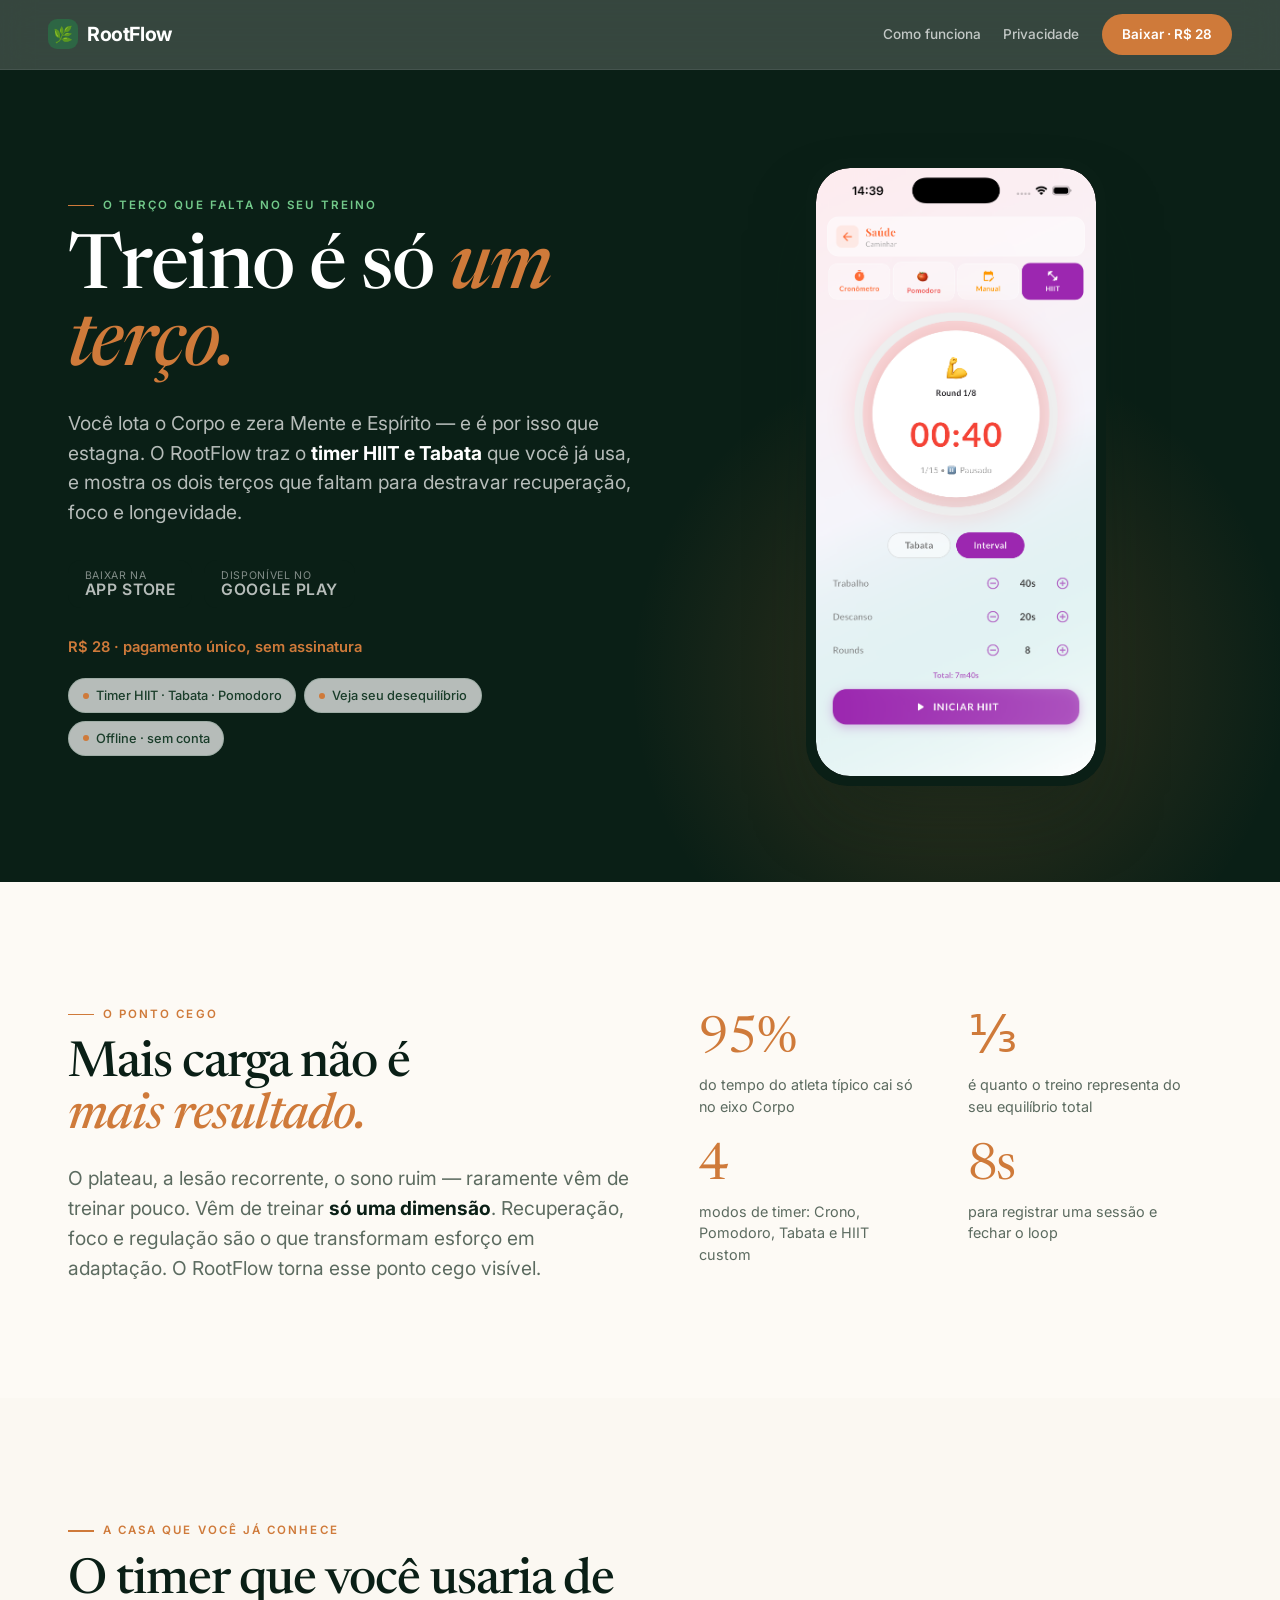
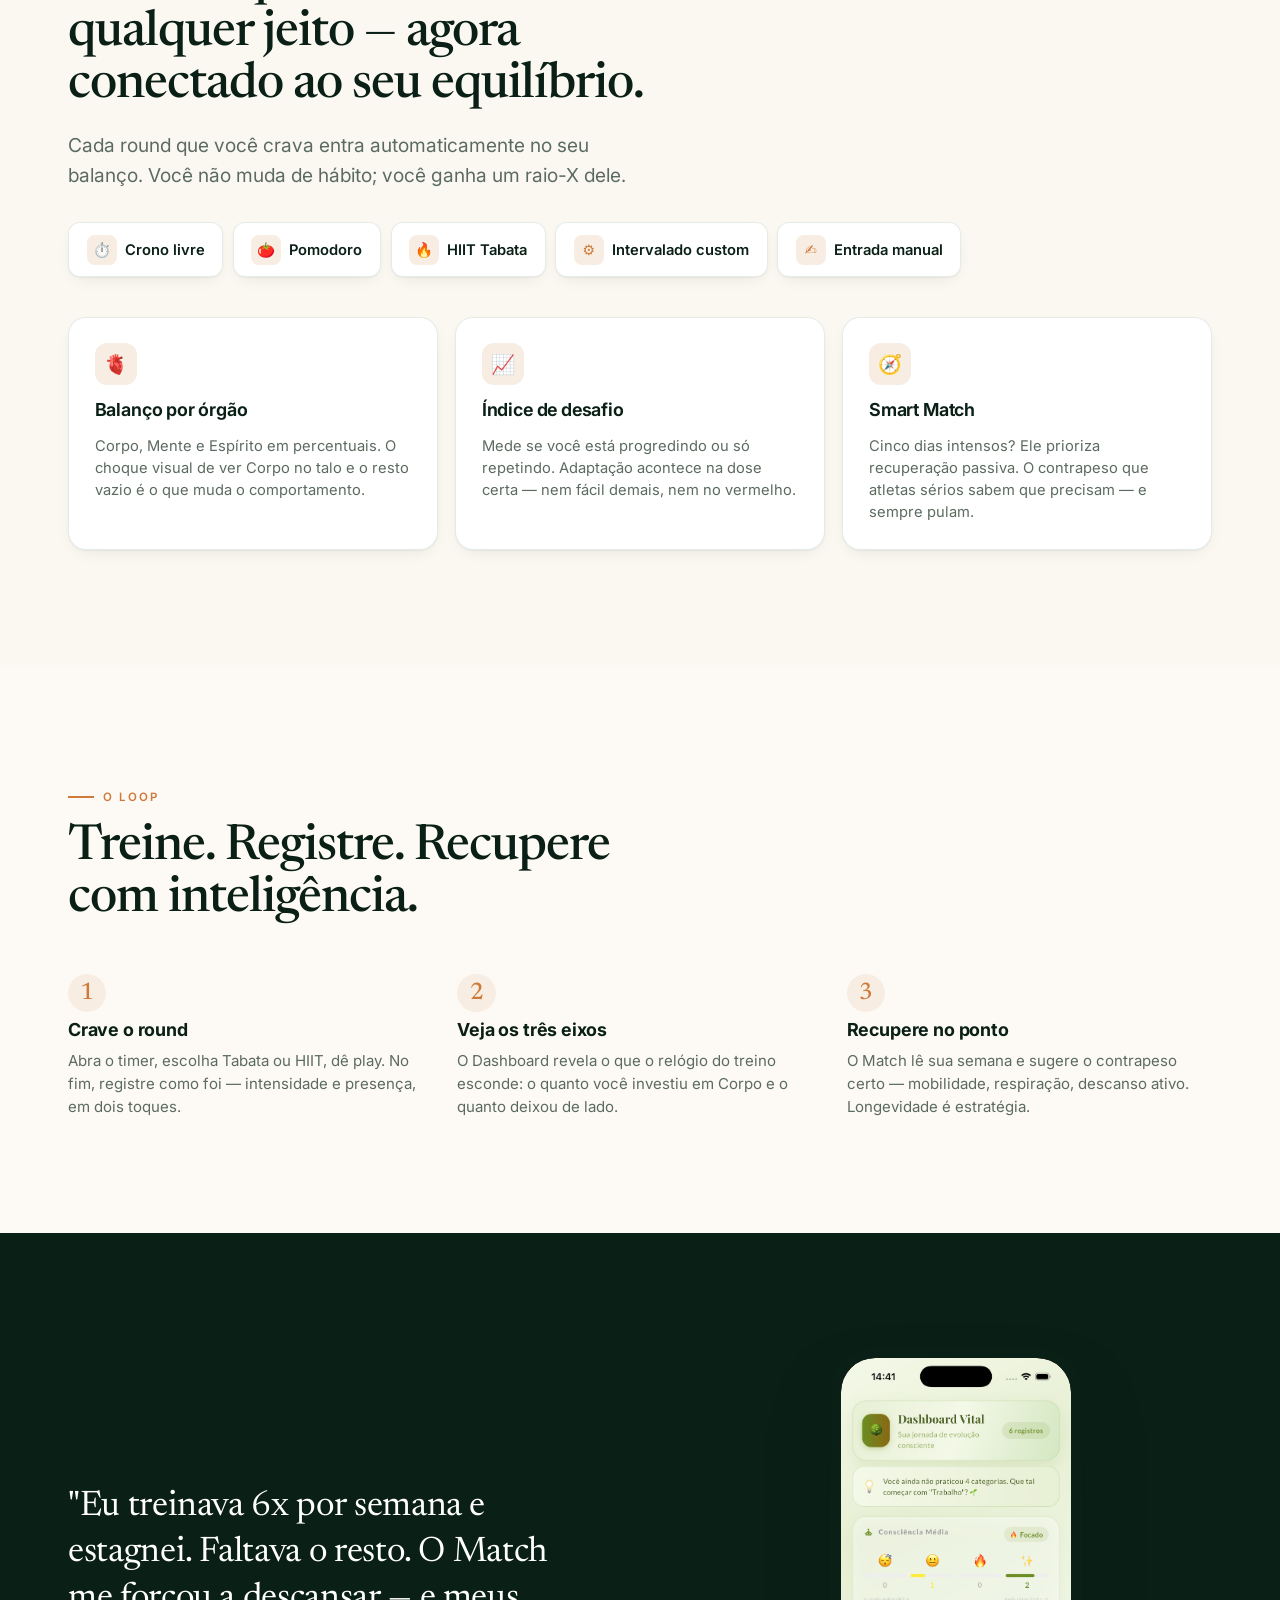
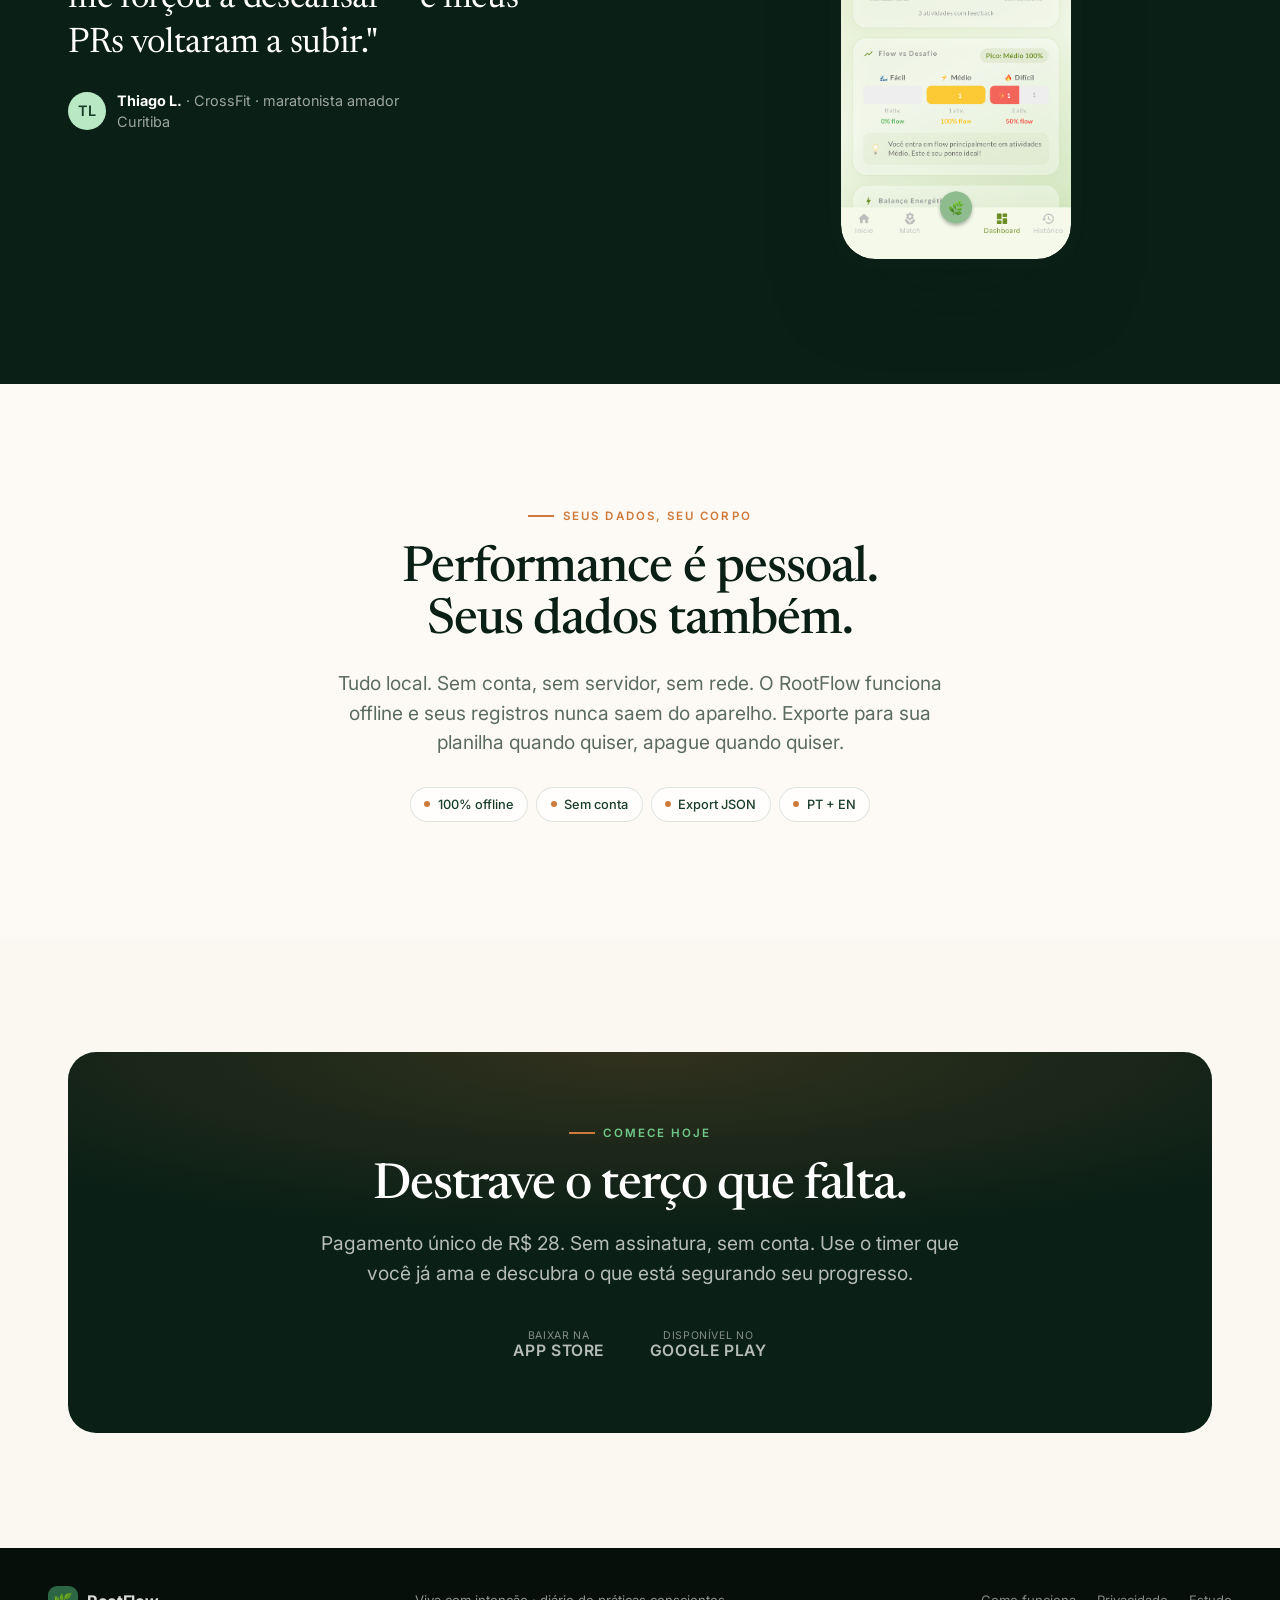
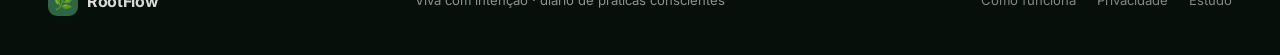
<file: docs/landingPage/paginas/atletas.html>
<!DOCTYPE html>
<html lang="pt-BR">
<head>
<meta charset="UTF-8">
<meta name="viewport" content="width=device-width, initial-scale=1.0">
<title>RootFlow — Treino é só um terço.</title>
<link rel="preconnect" href="https://fonts.googleapis.com">
<link rel="preconnect" href="https://fonts.gstatic.com" crossorigin>
<link href="https://fonts.googleapis.com/css2?family=Inter:wght@300;400;500;600;700&family=Newsreader:ital,opsz,wght@0,6..72,400;0,6..72,500;1,6..72,400;1,6..72,500&display=swap" rel="stylesheet">
<link rel="stylesheet" href="../assets/shared.css">
<style>
:root{--accent:#cf7a3a;--accent-soft:#f7ede2}
.hero-atl{background:var(--g0);color:#fff;position:relative;overflow:hidden;padding:clamp(3rem,7vw,5.5rem) 0 clamp(4rem,8vw,6rem)}
.hero-atl .glow{position:absolute;bottom:-20%;right:-5%;width:60%;height:90%;background:radial-gradient(circle,color-mix(in srgb,var(--accent) 50%,transparent),transparent 62%);opacity:.45}
.hero-atl .container{position:relative}
.hero-atl .lead{color:rgba(255,255,255,.7)}
.modes{display:flex;gap:.6rem;flex-wrap:wrap;margin-top:.5rem}
.mode{display:inline-flex;align-items:center;gap:.5rem;background:#fff;border:1px solid rgba(45,102,68,.12);border-radius:12px;padding:.7rem 1.1rem;font-weight:600;font-size:.92rem;box-shadow:var(--shadow-sm)}
.mode .mi{width:30px;height:30px;border-radius:8px;background:var(--accent-soft);color:var(--accent);display:grid;place-items:center;font-size:.9rem}
.steps{display:grid;grid-template-columns:repeat(3,1fr);gap:1.5rem;counter-reset:s}
.step{position:relative;padding-top:2.7rem}
.step::before{counter-increment:s;content:counter(s);position:absolute;top:0;left:0;font-family:var(--serif);font-size:1.5rem;width:2.4rem;height:2.4rem;border-radius:50%;background:var(--accent-soft);color:var(--accent);display:grid;place-items:center;font-weight:500}
.step h4{font-size:1.12rem;margin-bottom:.4rem;letter-spacing:-.01em}
.step p{font-size:.94rem;color:var(--muted);line-height:1.5}
@media(max-width:880px){.steps{grid-template-columns:1fr}}
</style>
</head>
<body>

<nav class="nav on-dark">
  <a href="../Estudo RootFlow.html" class="brand"><span class="brand-mark">🌿</span> RootFlow</a>
  <div class="nav-right">
    <a href="#como" class="nav-link">Como funciona</a>
    <a href="#privacidade" class="nav-link">Privacidade</a>
    <a href="#baixar" class="btn btn-accent" style="padding:.6rem 1.2rem;font-size:.84rem">Baixar · R$ 28</a>
  </div>
</nav>

<!-- HERO -->
<header class="hero-atl">
  <div class="glow"></div>
  <div class="container">
    <div class="grid2">
      <div>
        <p class="eyebrow reveal" style="color:var(--g5)">O terço que falta no seu treino</p>
        <h1 class="display reveal" style="margin:1.2rem 0 1.4rem">Treino é só <em>um terço.</em></h1>
        <p class="lead reveal" style="margin-bottom:2rem">Você lota o Corpo e zera Mente e Espírito — e é por isso que estagna. O RootFlow traz o <b style="color:#fff">timer HIIT e Tabata</b> que você já usa, e mostra os dois terços que faltam para destravar recuperação, foco e longevidade.</p>
        <div class="btn-row reveal" id="baixar" style="margin-bottom:1.6rem">
          <a href="#" class="store"><span class="store-ico"></span><span><span>Baixar na</span><b>App Store</b></span></a>
          <a href="#" class="store"><span class="store-ico"></span><span><span>Disponível no</span><b>Google Play</b></span></a>
        </div>
        <div class="reveal" style="display:inline-flex;align-items:center;gap:.5rem;font-weight:600;font-size:.92rem;margin:0 0 1.3rem;color:var(--accent)">R$ 28 · pagamento único, sem assinatura</div>
        <div class="pills reveal">
          <span class="pill"><span class="dot"></span> Timer HIIT · Tabata · Pomodoro</span>
          <span class="pill"><span class="dot"></span> Veja seu desequilíbrio</span>
          <span class="pill"><span class="dot"></span> Offline · sem conta</span>
        </div>
      </div>
      <div class="reveal" style="display:flex;justify-content:center">
        <div class="phone shot"><div class="phone-screen"><img src="../assets/screens/hiit.png" alt="Tela do RootFlow"></div></div>
      </div>
    </div>
  </div>
</header>

<!-- PROBLEMA -->
<section class="section">
  <div class="container">
    <div class="grid2">
      <div class="reveal">
        <p class="eyebrow">O ponto cego</p>
        <h2 class="h2" style="margin:1rem 0 1.3rem">Mais carga não é<br><em>mais resultado.</em></h2>
        <p class="lead">O plateau, a lesão recorrente, o sono ruim — raramente vêm de treinar pouco. Vêm de treinar <b style="color:var(--ink)">só uma dimensão</b>. Recuperação, foco e regulação são o que transformam esforço em adaptação. O RootFlow torna esse ponto cego visível.</p>
      </div>
      <div class="reveal">
        <div class="stat-grid" style="grid-template-columns:1fr 1fr">
          <div class="stat"><div class="n">95%</div><div class="l">do tempo do atleta típico cai só no eixo Corpo</div></div>
          <div class="stat"><div class="n">⅓</div><div class="l">é quanto o treino representa do seu equilíbrio total</div></div>
          <div class="stat"><div class="n">4</div><div class="l">modos de timer: Crono, Pomodoro, Tabata e HIIT custom</div></div>
          <div class="stat"><div class="n">8s</div><div class="l">para registrar uma sessão e fechar o loop</div></div>
        </div>
      </div>
    </div>
  </div>
</section>

<!-- TIMER / FEATURE ANCHOR -->
<section class="section paper">
  <div class="container">
    <div class="reveal" style="max-width:60ch;margin-bottom:2rem">
      <p class="eyebrow">A casa que você já conhece</p>
      <h2 class="h2" style="margin-top:1rem">O timer que você usaria de qualquer jeito — agora conectado ao seu equilíbrio.</h2>
      <p class="lead" style="margin-top:1.2rem">Cada round que você crava entra automaticamente no seu balanço. Você não muda de hábito; você ganha um raio-X dele.</p>
    </div>
    <div class="modes reveal" style="margin-bottom:2.5rem">
      <span class="mode"><span class="mi">⏱️</span> Crono livre</span>
      <span class="mode"><span class="mi">🍅</span> Pomodoro</span>
      <span class="mode"><span class="mi">🔥</span> HIIT Tabata</span>
      <span class="mode"><span class="mi">⚙️</span> Intervalado custom</span>
      <span class="mode"><span class="mi">✍️</span> Entrada manual</span>
    </div>
    <div class="triad">
      <div class="organ reveal"><div class="o-ico">🫀</div><h4>Balanço por órgão</h4><p>Corpo, Mente e Espírito em percentuais. O choque visual de ver Corpo no talo e o resto vazio é o que muda o comportamento.</p></div>
      <div class="organ reveal"><div class="o-ico">📈</div><h4>Índice de desafio</h4><p>Mede se você está progredindo ou só repetindo. Adaptação acontece na dose certa — nem fácil demais, nem no vermelho.</p></div>
      <div class="organ reveal"><div class="o-ico">🧭</div><h4>Smart Match</h4><p>Cinco dias intensos? Ele prioriza recuperação passiva. O contrapeso que atletas sérios sabem que precisam — e sempre pulam.</p></div>
    </div>
  </div>
</section>

<!-- COMO FUNCIONA -->
<section class="section" id="como">
  <div class="container">
    <div class="reveal" style="max-width:60ch;margin-bottom:3rem">
      <p class="eyebrow">O loop</p>
      <h2 class="h2" style="margin-top:1rem">Treine. Registre. Recupere com inteligência.</h2>
    </div>
    <div class="steps">
      <div class="step reveal"><h4>Crave o round</h4><p>Abra o timer, escolha Tabata ou HIIT, dê play. No fim, registre como foi — intensidade e presença, em dois toques.</p></div>
      <div class="step reveal"><h4>Veja os três eixos</h4><p>O Dashboard revela o que o relógio do treino esconde: o quanto você investiu em Corpo e o quanto deixou de lado.</p></div>
      <div class="step reveal"><h4>Recupere no ponto</h4><p>O Match lê sua semana e sugere o contrapeso certo — mobilidade, respiração, descanso ativo. Longevidade é estratégia.</p></div>
    </div>
  </div>
</section>

<!-- PROVA -->
<section class="section dark">
  <div class="container">
    <div class="grid2">
      <div class="reveal">
        <p class="quote" style="color:#fff">"Eu treinava 6x por semana e estagnei. Faltava o resto. O Match me forçou a descansar — e meus PRs voltaram a subir."</p>
        <div class="quote-by" style="color:rgba(255,255,255,.6)"><span class="av">TL</span><div><b style="color:#fff">Thiago L.</b> · CrossFit · maratonista amador<br>Curitiba</div></div>
      </div>
      <div class="reveal" style="display:flex;justify-content:center"><div class="phone shot" style="width:250px"><div class="phone-screen"><img src="../assets/screens/dash-consciencia.png" alt="Tela do RootFlow"></div></div></div>
    </div>
  </div>
</section>

<!-- PRIVACIDADE -->
<section class="section" id="privacidade">
  <div class="container">
    <div class="reveal" style="text-align:center;max-width:62ch;margin:0 auto">
      <p class="eyebrow center">Seus dados, seu corpo</p>
      <h2 class="h2" style="margin:1.2rem 0 1.3rem">Performance é pessoal.<br>Seus dados também.</h2>
      <p class="lead" style="margin:0 auto">Tudo local. Sem conta, sem servidor, sem rede. O RootFlow funciona offline e seus registros nunca saem do aparelho. Exporte para sua planilha quando quiser, apague quando quiser.</p>
      <div class="pills reveal" style="justify-content:center;margin-top:1.8rem">
        <span class="pill"><span class="dot"></span> 100% offline</span>
        <span class="pill"><span class="dot"></span> Sem conta</span>
        <span class="pill"><span class="dot"></span> Export JSON</span>
        <span class="pill"><span class="dot"></span> PT + EN</span>
      </div>
    </div>
  </div>
</section>

<!-- CTA -->
<section class="section paper">
  <div class="container">
    <div class="cta-band reveal">
      <div class="glow"></div>
      <p class="eyebrow center" style="color:var(--g5);justify-content:center">Comece hoje</p>
      <h2 class="h2" style="color:#fff;margin:1.2rem 0 1rem">Destrave o terço que falta.</h2>
      <p class="lead" style="color:rgba(255,255,255,.7);margin:0 auto 2rem">Pagamento único de R$ 28. Sem assinatura, sem conta. Use o timer que você já ama e descubra o que está segurando seu progresso.</p>
      <div class="btn-row" style="justify-content:center">
        <a href="#" class="store"><span class="store-ico"></span><span><span>Baixar na</span><b>App Store</b></span></a>
        <a href="#" class="store"><span class="store-ico"></span><span><span>Disponível no</span><b>Google Play</b></span></a>
      </div>
    </div>
  </div>
</section>

<footer class="footer">
  <a href="../Estudo RootFlow.html" class="brand"><span class="brand-mark" style="background:var(--g3)">🌿</span> RootFlow</a>
  <span>Viva com intenção · diário de práticas conscientes</span>
  <div class="footer-links"><a href="#como">Como funciona</a><a href="#privacidade">Privacidade</a><a href="../Estudo RootFlow.html">Estudo</a></div>
</footer>

<script>
const io=new IntersectionObserver((es)=>{es.forEach(e=>{if(e.isIntersecting){e.target.classList.add('in');io.unobserve(e.target);}})},{threshold:.12});
document.querySelectorAll('.reveal').forEach(el=>io.observe(el));
</script>
</body>
</html>
</file>
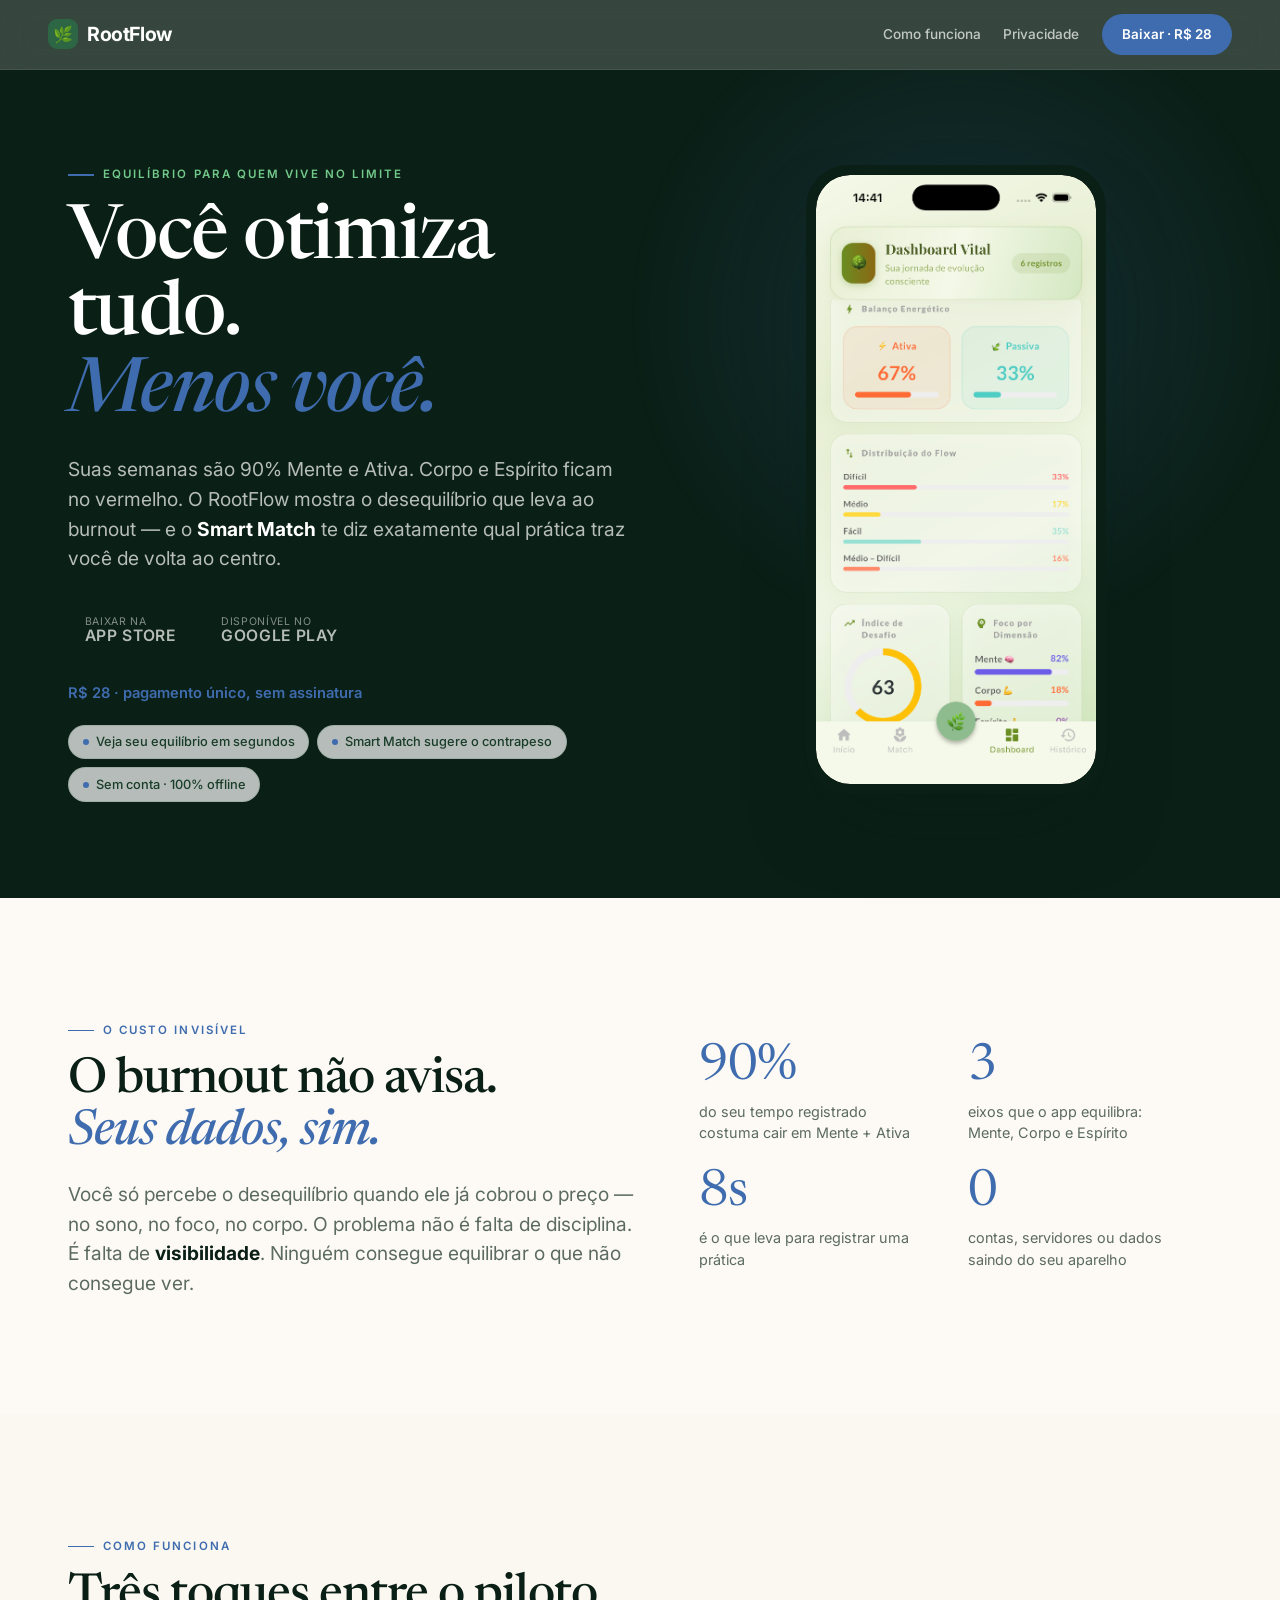
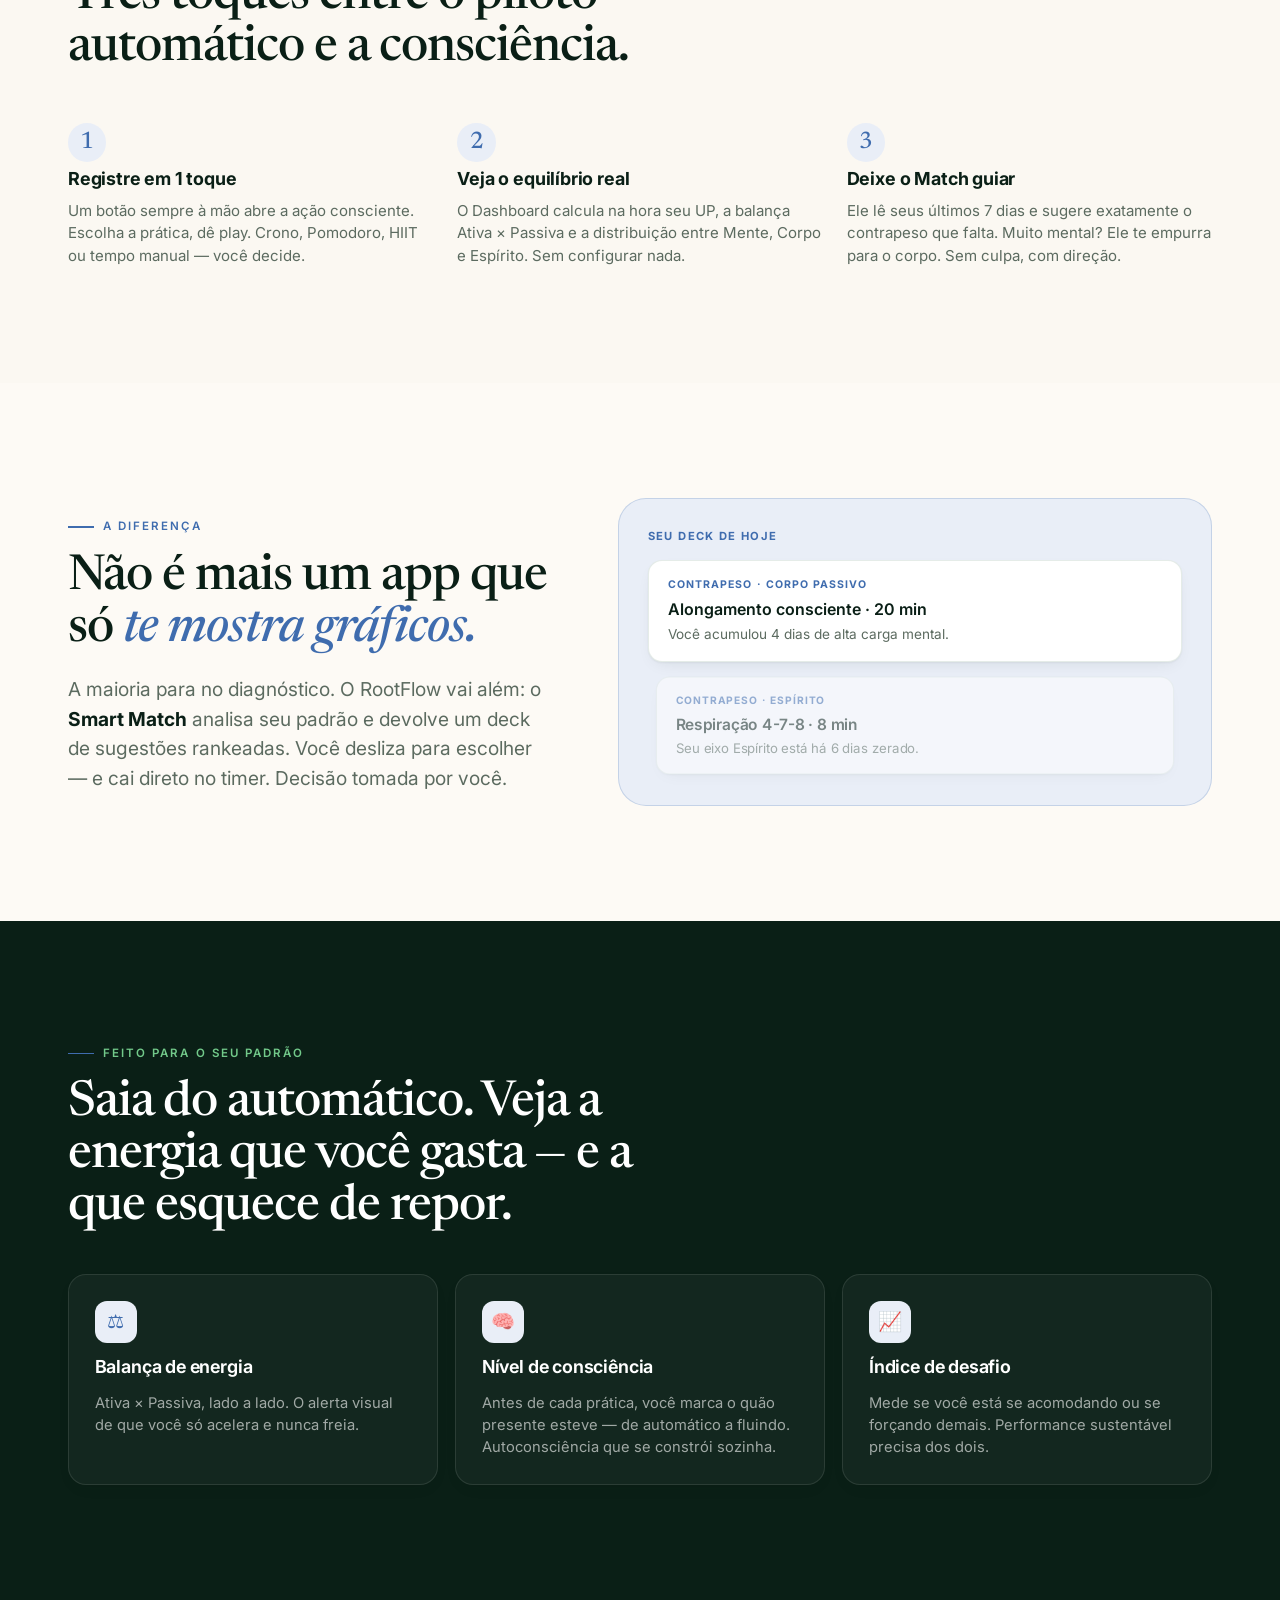
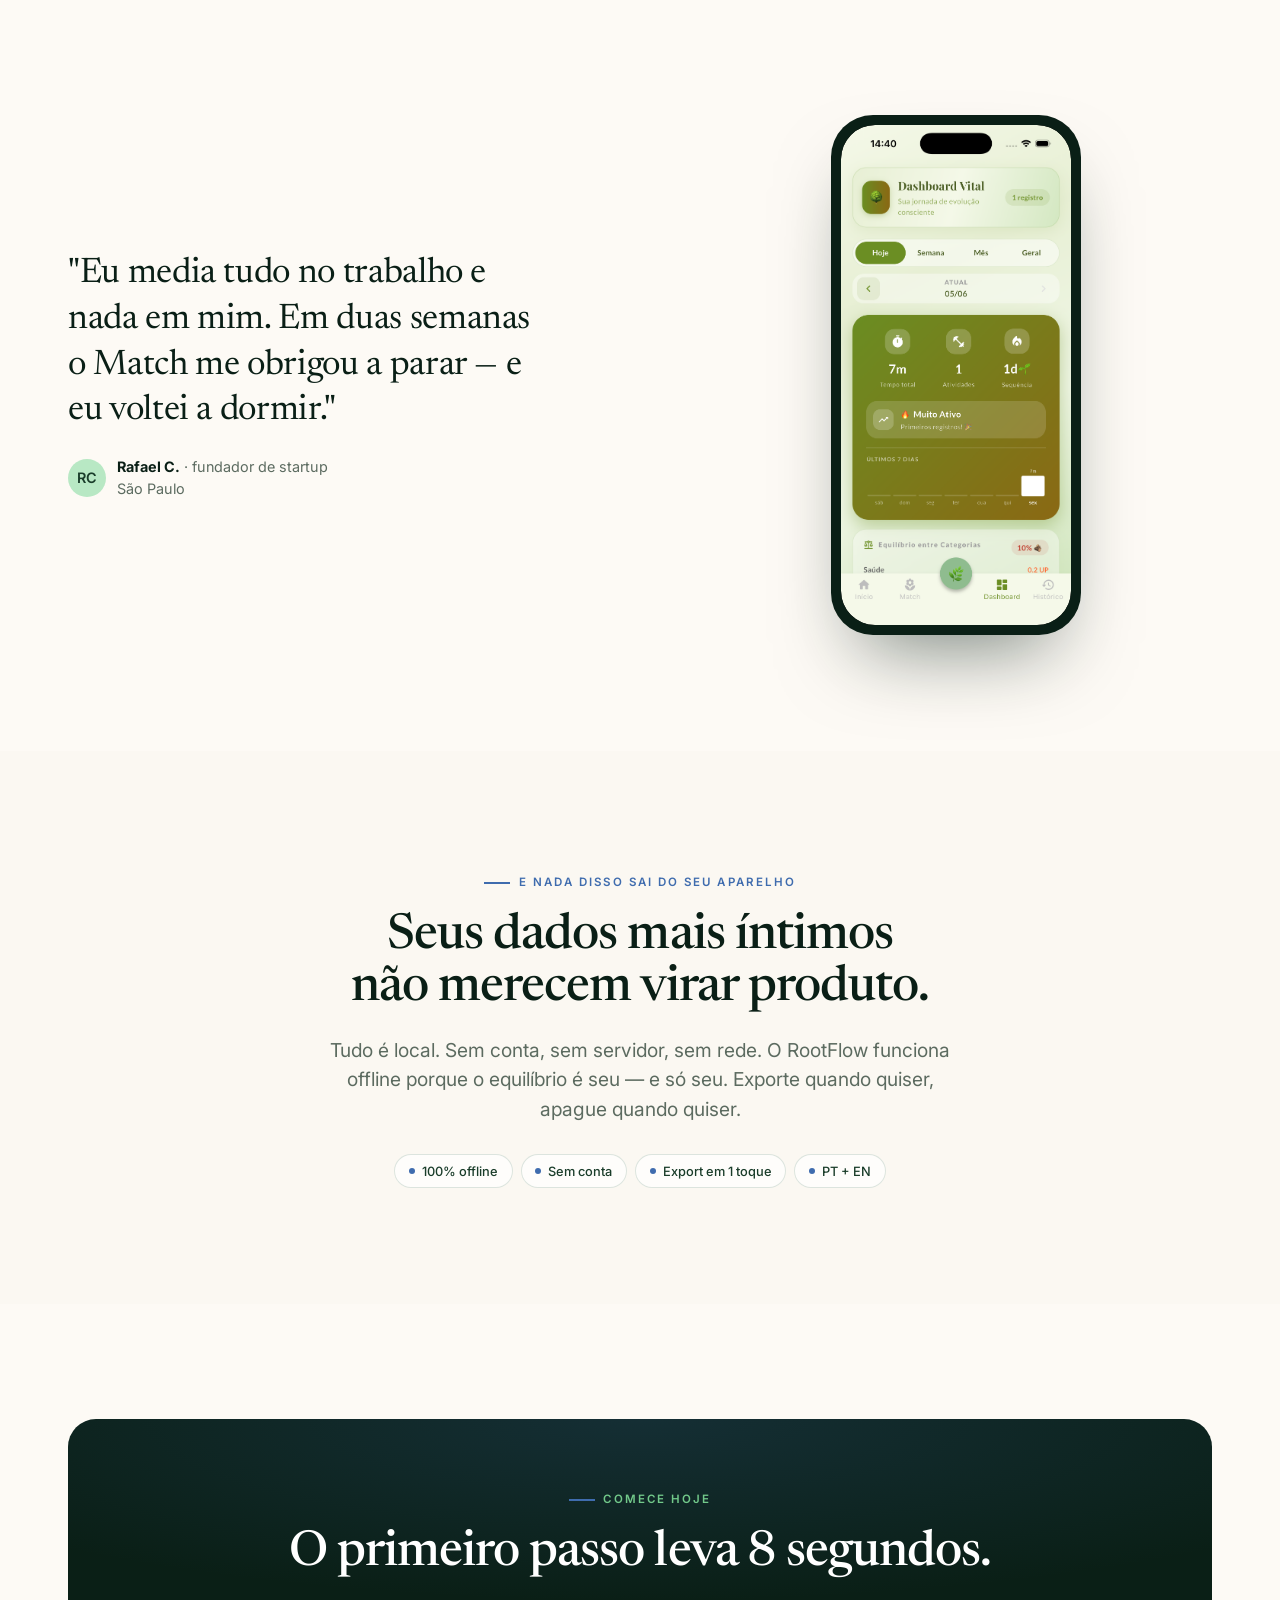
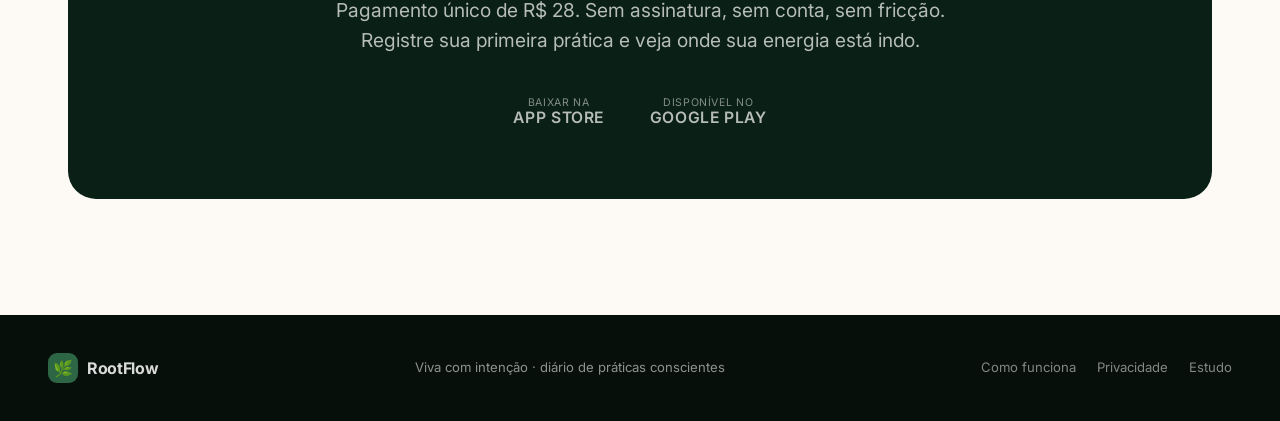
<file: docs/landingPage/paginas/burnout.html>
<!DOCTYPE html>
<html lang="pt-BR">
<head>
<meta charset="UTF-8">
<meta name="viewport" content="width=device-width, initial-scale=1.0">
<title>RootFlow — Você otimiza tudo. Menos você.</title>
<link rel="preconnect" href="https://fonts.googleapis.com">
<link rel="preconnect" href="https://fonts.gstatic.com" crossorigin>
<link href="https://fonts.googleapis.com/css2?family=Inter:wght@300;400;500;600;700&family=Newsreader:ital,opsz,wght@0,6..72,400;0,6..72,500;1,6..72,400;1,6..72,500&display=swap" rel="stylesheet">
<link rel="stylesheet" href="../assets/shared.css">
<style>
:root{--accent:#3f6cae;--accent-soft:#e9eef7}
.hero-burn{background:var(--g0);color:#fff;position:relative;overflow:hidden;padding:clamp(3rem,7vw,5.5rem) 0 clamp(4rem,8vw,6rem)}
.hero-burn .glow{position:absolute;top:-10%;right:-5%;width:60%;height:80%;background:radial-gradient(circle,color-mix(in srgb,var(--accent) 45%,transparent),transparent 65%);opacity:.5;filter:blur(10px)}
.hero-burn .container{position:relative}
.hero-burn .lead{color:rgba(255,255,255,.7)}
.steps{display:grid;grid-template-columns:repeat(3,1fr);gap:1.5rem;counter-reset:s}
.step{position:relative;padding-top:2.7rem}
.step::before{counter-increment:s;content:counter(s);position:absolute;top:0;left:0;font-family:var(--serif);font-size:1.5rem;width:2.4rem;height:2.4rem;border-radius:50%;background:var(--accent-soft);color:var(--accent);display:grid;place-items:center;font-weight:500}
.step h4{font-size:1.12rem;margin-bottom:.4rem;letter-spacing:-.01em}
.step p{font-size:.94rem;color:var(--muted);line-height:1.5}
.compass-feature{display:grid;grid-template-columns:.9fr 1.1fr;gap:clamp(2rem,5vw,4rem);align-items:center}
.cf-card{background:var(--accent-soft);border:1px solid color-mix(in srgb,var(--accent) 22%,transparent);border-radius:var(--radius-lg);padding:1.8rem}
.cf-deck{display:flex;flex-direction:column;gap:.8rem}
.cf-suggestion{background:#fff;border:1px solid rgba(45,102,68,.12);border-radius:14px;padding:1rem 1.2rem;box-shadow:var(--shadow-sm)}
.cf-suggestion .cs-k{font-size:.66rem;letter-spacing:.1em;text-transform:uppercase;color:var(--accent);font-weight:700}
.cf-suggestion .cs-t{font-size:1rem;font-weight:600;margin-top:.25rem}
.cf-suggestion .cs-d{font-size:.85rem;color:var(--muted);margin-top:.2rem}
.cf-suggestion.dim{opacity:.5;transform:scale(.97)}
@media(max-width:880px){.steps{grid-template-columns:1fr}.compass-feature{grid-template-columns:1fr}}
</style>
</head>
<body>

<nav class="nav on-dark">
  <a href="../Estudo RootFlow.html" class="brand"><span class="brand-mark">🌿</span> RootFlow</a>
  <div class="nav-right">
    <a href="#como" class="nav-link">Como funciona</a>
    <a href="#privacidade" class="nav-link">Privacidade</a>
    <a href="#baixar" class="btn btn-accent" style="padding:.6rem 1.2rem;font-size:.84rem">Baixar · R$ 28</a>
  </div>
</nav>

<!-- HERO -->
<header class="hero-burn">
  <div class="glow"></div>
  <div class="container">
    <div class="grid2">
      <div>
        <p class="eyebrow reveal" style="color:var(--g5)">Equilíbrio para quem vive no limite</p>
        <h1 class="display reveal" style="margin:1.2rem 0 1.4rem">Você otimiza tudo.<br><em>Menos você.</em></h1>
        <p class="lead reveal" style="margin-bottom:2rem">Suas semanas são 90% Mente e Ativa. Corpo e Espírito ficam no vermelho. O RootFlow mostra o desequilíbrio que leva ao burnout — e o <b style="color:#fff">Smart Match</b> te diz exatamente qual prática traz você de volta ao centro.</p>
        <div class="btn-row reveal" id="baixar" style="margin-bottom:1.6rem">
          <a href="#" class="store"><span class="store-ico"></span><span><span>Baixar na</span><b>App Store</b></span></a>
          <a href="#" class="store"><span class="store-ico"></span><span><span>Disponível no</span><b>Google Play</b></span></a>
        </div>
        <div class="reveal" style="display:inline-flex;align-items:center;gap:.5rem;font-weight:600;font-size:.92rem;margin:0 0 1.3rem;color:var(--accent)">R$ 28 · pagamento único, sem assinatura</div>
        <div class="pills reveal">
          <span class="pill"><span class="dot"></span> Veja seu equilíbrio em segundos</span>
          <span class="pill"><span class="dot"></span> Smart Match sugere o contrapeso</span>
          <span class="pill"><span class="dot"></span> Sem conta · 100% offline</span>
        </div>
      </div>
      <div class="reveal" style="display:flex;justify-content:center">
        <div class="phone shot"><div class="phone-screen"><img src="../assets/screens/dash-energy.png" alt="Tela do RootFlow"></div></div>
      </div>
    </div>
  </div>
</header>

<!-- PROBLEMA -->
<section class="section">
  <div class="container">
    <div class="grid2">
      <div class="reveal">
        <p class="eyebrow">O custo invisível</p>
        <h2 class="h2" style="margin:1rem 0 1.3rem">O burnout não avisa.<br><em>Seus dados, sim.</em></h2>
        <p class="lead">Você só percebe o desequilíbrio quando ele já cobrou o preço — no sono, no foco, no corpo. O problema não é falta de disciplina. É falta de <b style="color:var(--ink)">visibilidade</b>. Ninguém consegue equilibrar o que não consegue ver.</p>
      </div>
      <div class="reveal">
        <div class="stat-grid" style="grid-template-columns:1fr 1fr">
          <div class="stat"><div class="n">90%</div><div class="l">do seu tempo registrado costuma cair em Mente + Ativa</div></div>
          <div class="stat"><div class="n">3</div><div class="l">eixos que o app equilibra: Mente, Corpo e Espírito</div></div>
          <div class="stat"><div class="n">8s</div><div class="l">é o que leva para registrar uma prática</div></div>
          <div class="stat"><div class="n">0</div><div class="l">contas, servidores ou dados saindo do seu aparelho</div></div>
        </div>
      </div>
    </div>
  </div>
</section>

<!-- COMO FUNCIONA -->
<section class="section paper" id="como">
  <div class="container">
    <div class="reveal" style="max-width:60ch;margin-bottom:3rem">
      <p class="eyebrow">Como funciona</p>
      <h2 class="h2" style="margin-top:1rem">Três toques entre o piloto automático e a consciência.</h2>
    </div>
    <div class="steps">
      <div class="step reveal"><h4>Registre em 1 toque</h4><p>Um botão sempre à mão abre a ação consciente. Escolha a prática, dê play. Crono, Pomodoro, HIIT ou tempo manual — você decide.</p></div>
      <div class="step reveal"><h4>Veja o equilíbrio real</h4><p>O Dashboard calcula na hora seu UP, a balança Ativa × Passiva e a distribuição entre Mente, Corpo e Espírito. Sem configurar nada.</p></div>
      <div class="step reveal"><h4>Deixe o Match guiar</h4><p>Ele lê seus últimos 7 dias e sugere exatamente o contrapeso que falta. Muito mental? Ele te empurra para o corpo. Sem culpa, com direção.</p></div>
    </div>
  </div>
</section>

<!-- SMART MATCH (AHA) -->
<section class="section">
  <div class="container">
    <div class="compass-feature">
      <div class="reveal">
        <p class="eyebrow">A diferença</p>
        <h2 class="h2" style="margin:1rem 0 1.2rem">Não é mais um app que só <em>te mostra gráficos.</em></h2>
        <p class="lead">A maioria para no diagnóstico. O RootFlow vai além: o <b style="color:var(--ink)">Smart Match</b> analisa seu padrão e devolve um deck de sugestões rankeadas. Você desliza para escolher — e cai direto no timer. Decisão tomada por você.</p>
      </div>
      <div class="cf-card reveal">
        <div class="c-k" style="font-size:.7rem;letter-spacing:.12em;text-transform:uppercase;color:var(--accent);font-weight:700;margin-bottom:1rem">Seu deck de hoje</div>
        <div class="cf-deck">
          <div class="cf-suggestion"><div class="cs-k">Contrapeso · Corpo passivo</div><div class="cs-t">Alongamento consciente · 20 min</div><div class="cs-d">Você acumulou 4 dias de alta carga mental.</div></div>
          <div class="cf-suggestion dim"><div class="cs-k">Contrapeso · Espírito</div><div class="cs-t">Respiração 4-7-8 · 8 min</div><div class="cs-d">Seu eixo Espírito está há 6 dias zerado.</div></div>
        </div>
      </div>
    </div>
  </div>
</section>

<!-- FEATURE ANCHOR -->
<section class="section dark">
  <div class="container">
    <div class="reveal" style="max-width:58ch;margin-bottom:2.5rem">
      <p class="eyebrow" style="color:var(--g5)">Feito para o seu padrão</p>
      <h2 class="h2" style="color:#fff;margin-top:1rem">Saia do automático. Veja a energia que você gasta — e a que esquece de repor.</h2>
    </div>
    <div class="triad">
      <div class="organ reveal" style="background:rgba(255,255,255,.04);border-color:rgba(255,255,255,.1)"><div class="o-ico">⚖️</div><h4 style="color:#fff">Balança de energia</h4><p style="color:rgba(255,255,255,.6)">Ativa × Passiva, lado a lado. O alerta visual de que você só acelera e nunca freia.</p></div>
      <div class="organ reveal" style="background:rgba(255,255,255,.04);border-color:rgba(255,255,255,.1)"><div class="o-ico">🧠</div><h4 style="color:#fff">Nível de consciência</h4><p style="color:rgba(255,255,255,.6)">Antes de cada prática, você marca o quão presente esteve — de automático a fluindo. Autoconsciência que se constrói sozinha.</p></div>
      <div class="organ reveal" style="background:rgba(255,255,255,.04);border-color:rgba(255,255,255,.1)"><div class="o-ico">📈</div><h4 style="color:#fff">Índice de desafio</h4><p style="color:rgba(255,255,255,.6)">Mede se você está se acomodando ou se forçando demais. Performance sustentável precisa dos dois.</p></div>
    </div>
  </div>
</section>

<!-- PROVA -->
<section class="section">
  <div class="container">
    <div class="grid2">
      <div class="reveal">
        <p class="quote">"Eu media tudo no trabalho e nada em mim. Em duas semanas o Match me obrigou a parar — e eu voltei a dormir."</p>
        <div class="quote-by"><span class="av">RC</span><div><b style="color:var(--ink)">Rafael C.</b> · fundador de startup<br>São Paulo</div></div>
      </div>
      <div class="reveal" style="display:flex;justify-content:center"><div class="phone shot" style="width:250px"><div class="phone-screen"><img src="../assets/screens/dash-week.png" alt="Tela do RootFlow"></div></div></div>
    </div>
  </div>
</section>

<!-- PRIVACIDADE (reforço) -->
<section class="section paper" id="privacidade">
  <div class="container">
    <div class="reveal" style="text-align:center;max-width:62ch;margin:0 auto">
      <p class="eyebrow center">E nada disso sai do seu aparelho</p>
      <h2 class="h2" style="margin:1.2rem 0 1.3rem">Seus dados mais íntimos<br>não merecem virar produto.</h2>
      <p class="lead" style="margin:0 auto">Tudo é local. Sem conta, sem servidor, sem rede. O RootFlow funciona offline porque o equilíbrio é seu — e só seu. Exporte quando quiser, apague quando quiser.</p>
      <div class="pills reveal" style="justify-content:center;margin-top:1.8rem">
        <span class="pill"><span class="dot"></span> 100% offline</span>
        <span class="pill"><span class="dot"></span> Sem conta</span>
        <span class="pill"><span class="dot"></span> Export em 1 toque</span>
        <span class="pill"><span class="dot"></span> PT + EN</span>
      </div>
    </div>
  </div>
</section>

<!-- CTA -->
<section class="section">
  <div class="container">
    <div class="cta-band reveal">
      <div class="glow"></div>
      <p class="eyebrow center" style="color:var(--g5);justify-content:center">Comece hoje</p>
      <h2 class="h2" style="color:#fff;margin:1.2rem 0 1rem">O primeiro passo leva 8 segundos.</h2>
      <p class="lead" style="color:rgba(255,255,255,.7);margin:0 auto 2rem">Pagamento único de R$ 28. Sem assinatura, sem conta, sem fricção. Registre sua primeira prática e veja onde sua energia está indo.</p>
      <div class="btn-row" style="justify-content:center">
        <a href="#" class="store"><span class="store-ico"></span><span><span>Baixar na</span><b>App Store</b></span></a>
        <a href="#" class="store"><span class="store-ico"></span><span><span>Disponível no</span><b>Google Play</b></span></a>
      </div>
    </div>
  </div>
</section>

<footer class="footer">
  <a href="../Estudo RootFlow.html" class="brand"><span class="brand-mark" style="background:var(--g3)">🌿</span> RootFlow</a>
  <span>Viva com intenção · diário de práticas conscientes</span>
  <div class="footer-links"><a href="#como">Como funciona</a><a href="#privacidade">Privacidade</a><a href="../Estudo RootFlow.html">Estudo</a></div>
</footer>

<script>
const io=new IntersectionObserver((es)=>{es.forEach(e=>{if(e.isIntersecting){e.target.classList.add('in');io.unobserve(e.target);}})},{threshold:.12});
document.querySelectorAll('.reveal').forEach(el=>io.observe(el));
</script>
</body>
</html>
</file>
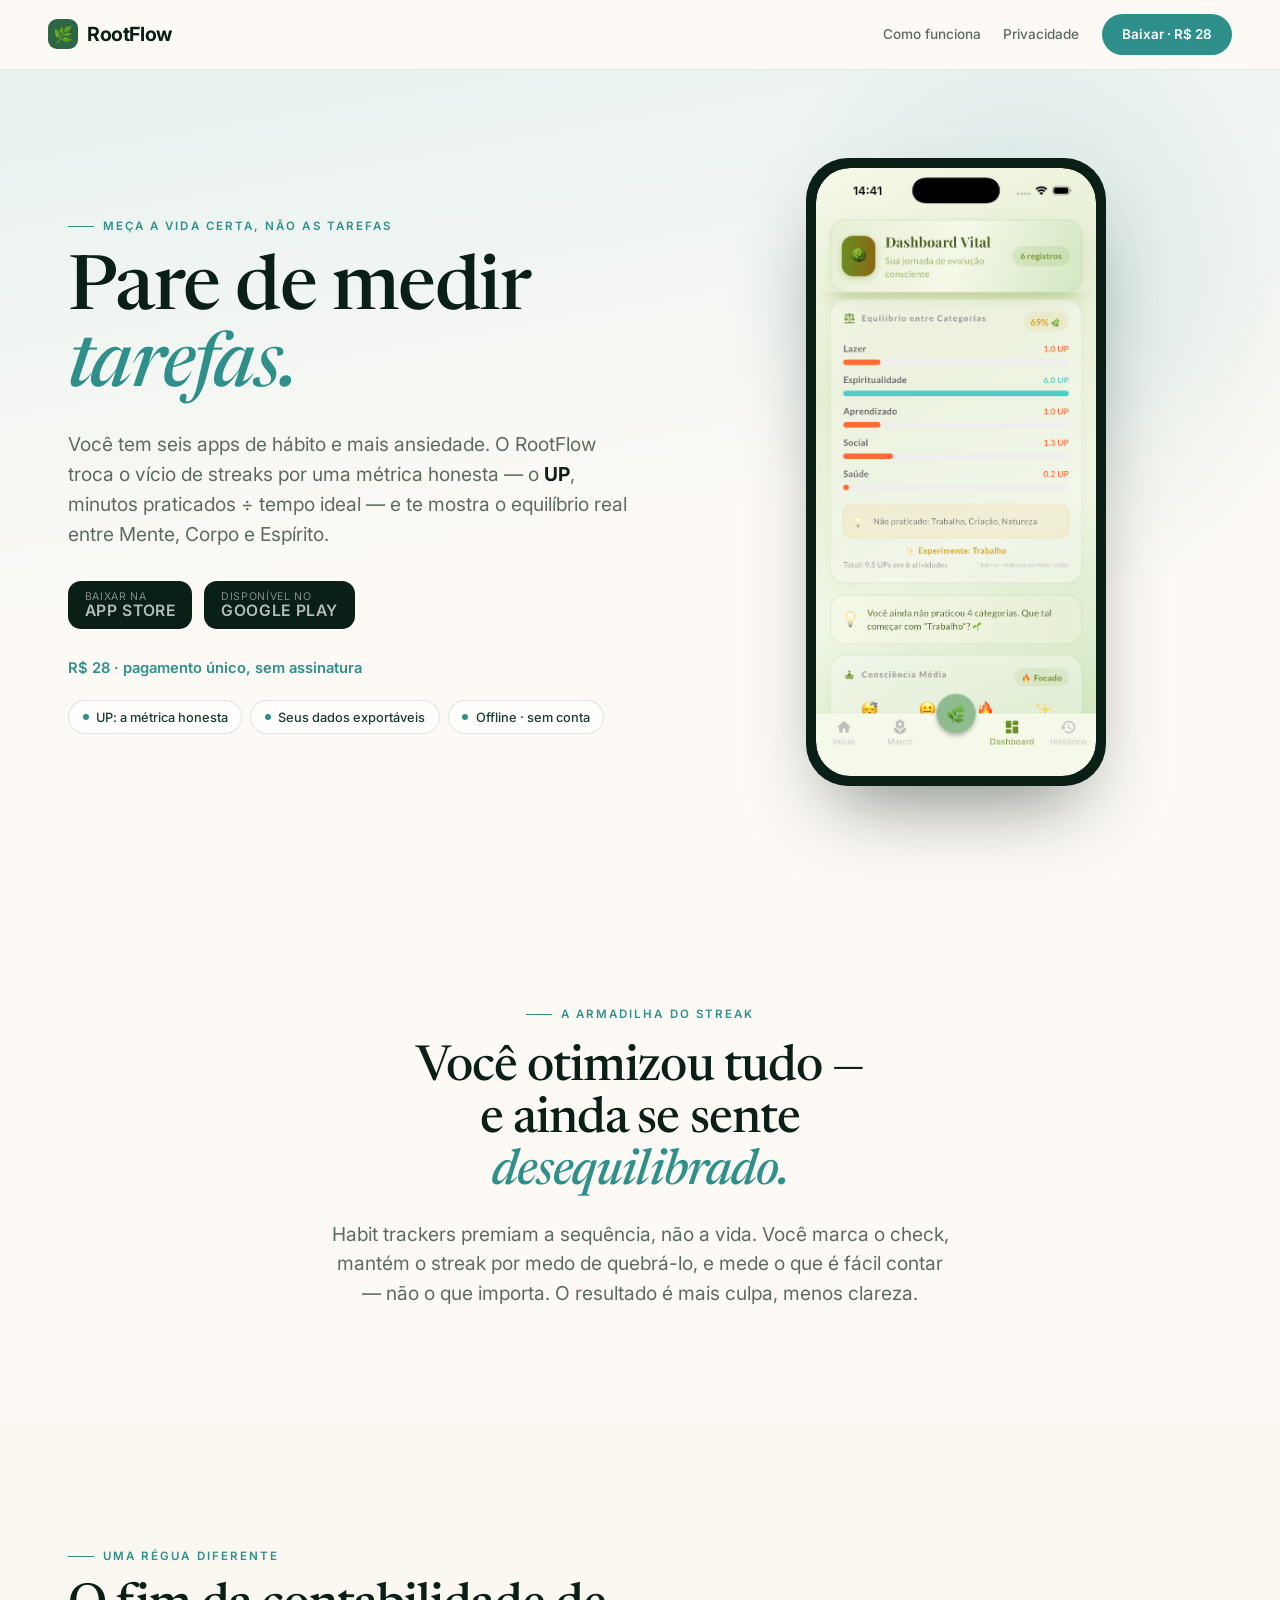
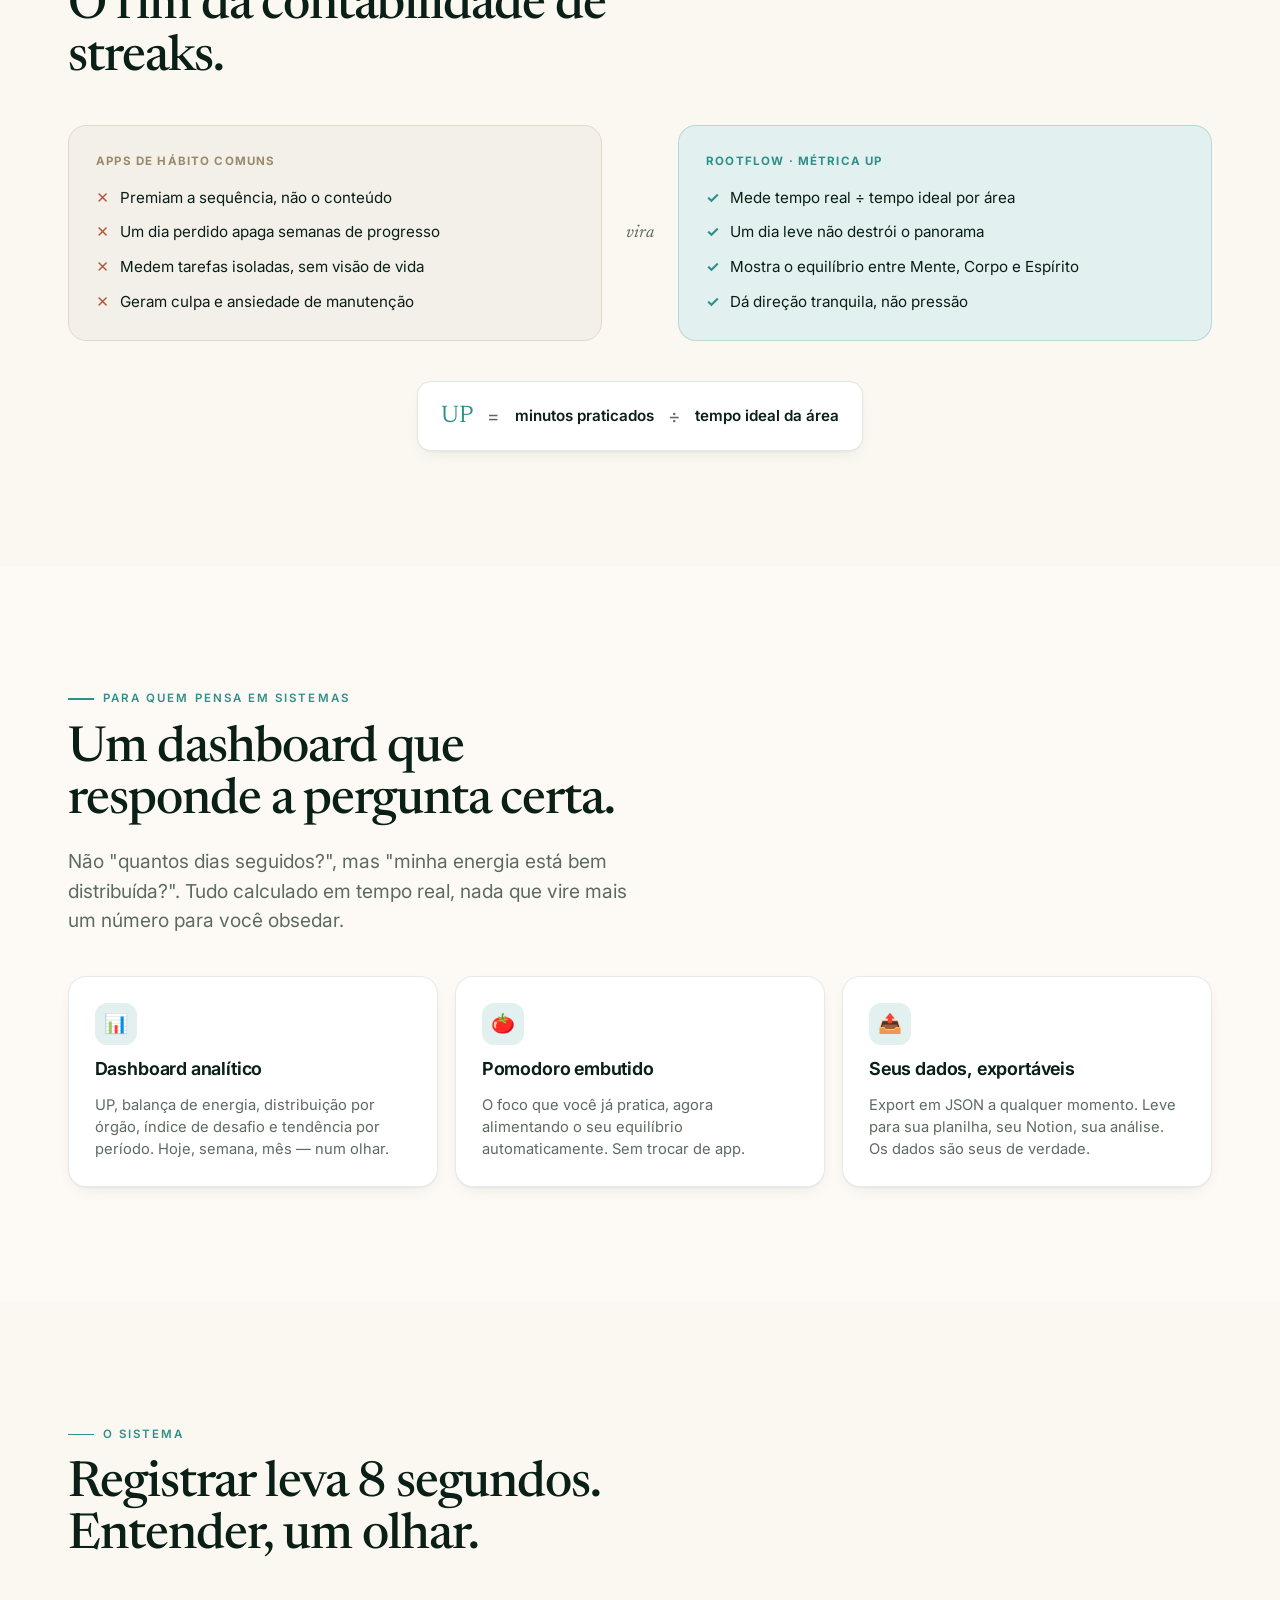
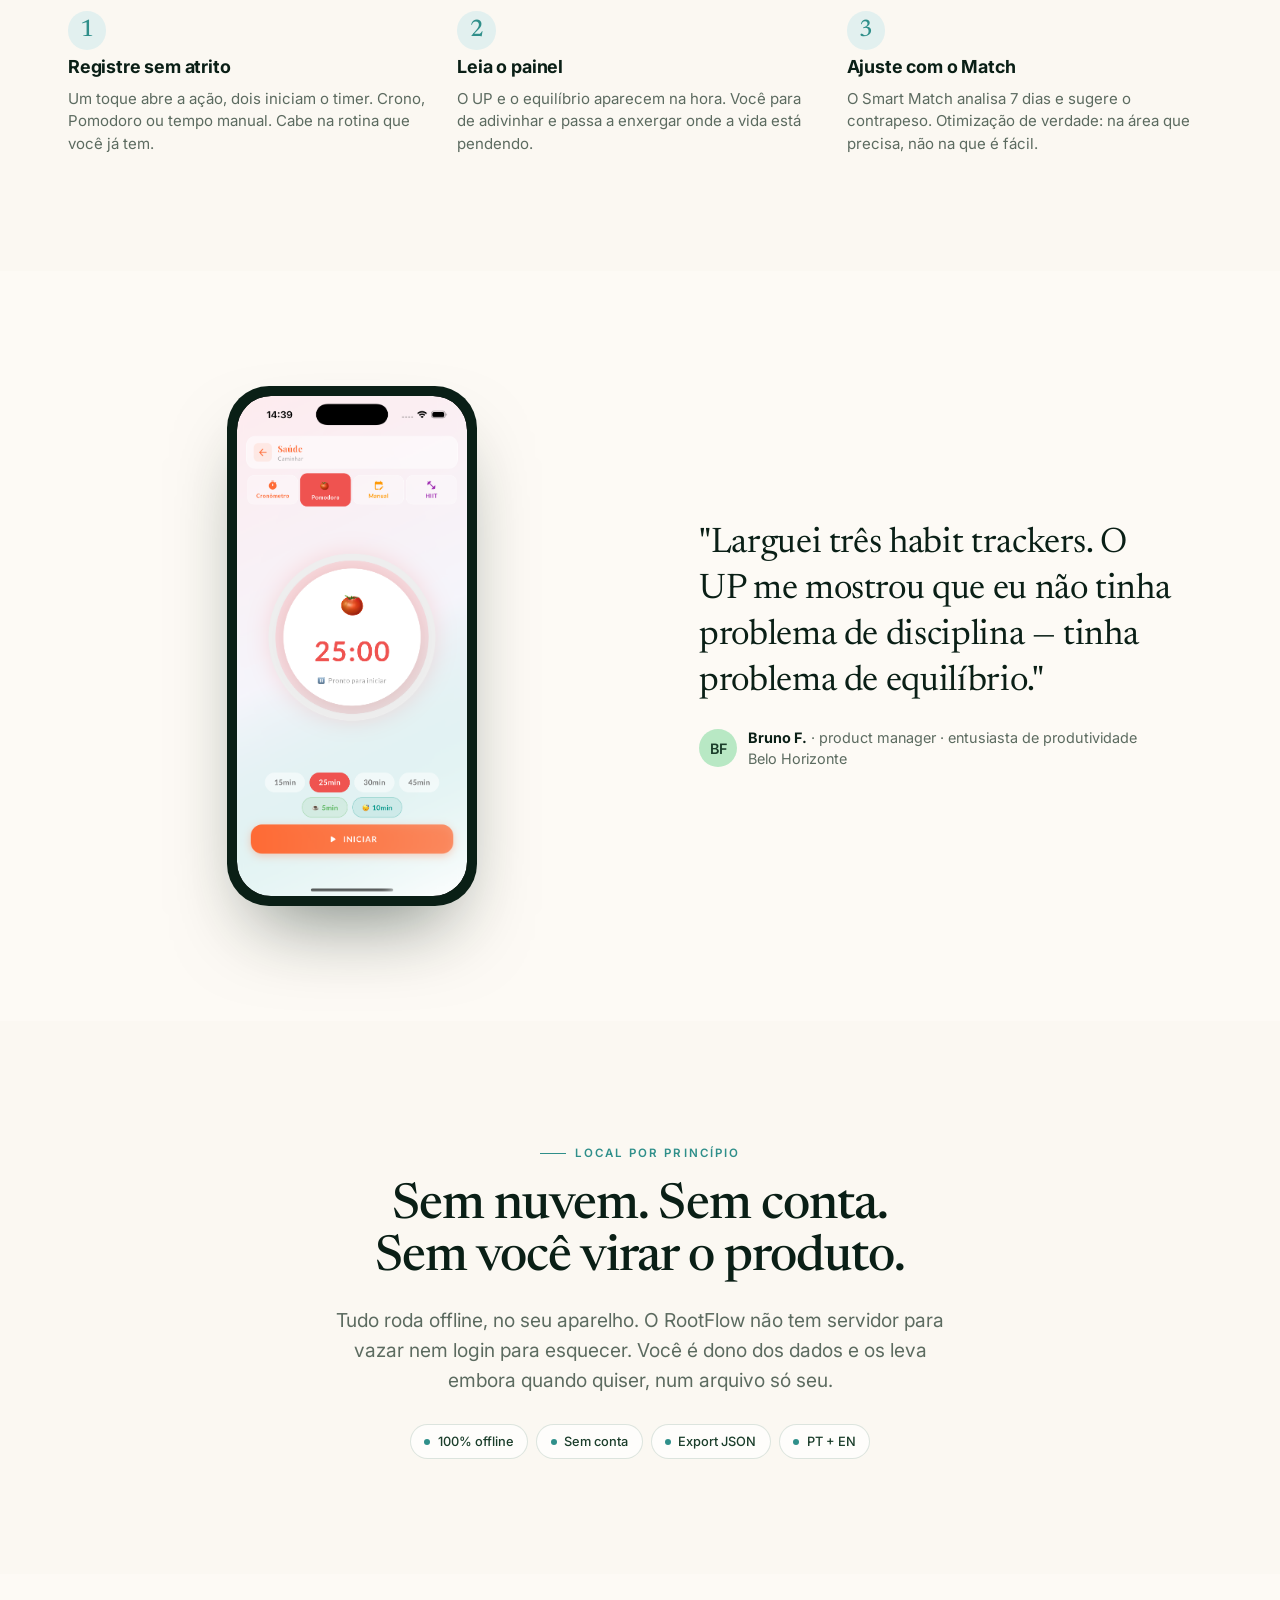
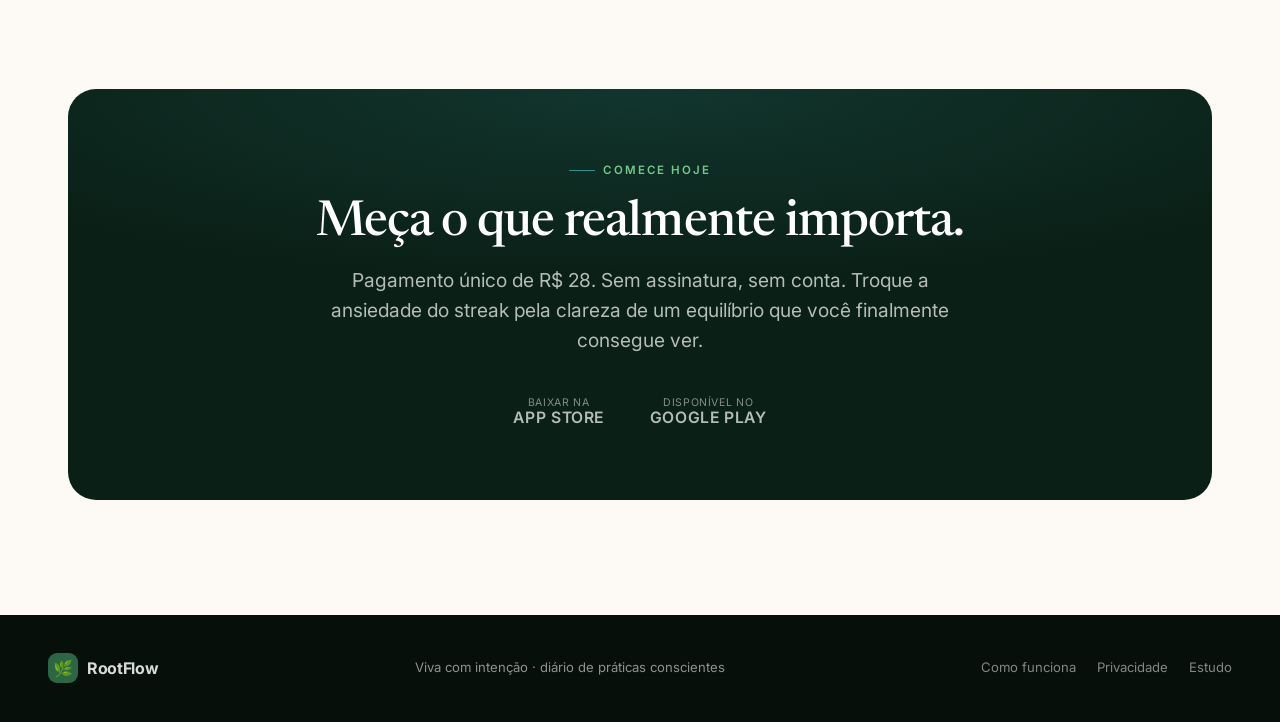
<file: docs/landingPage/paginas/habitos.html>
<!DOCTYPE html>
<html lang="pt-BR">
<head>
<meta charset="UTF-8">
<meta name="viewport" content="width=device-width, initial-scale=1.0">
<title>RootFlow — Pare de medir tarefas.</title>
<link rel="preconnect" href="https://fonts.googleapis.com">
<link rel="preconnect" href="https://fonts.gstatic.com" crossorigin>
<link href="https://fonts.googleapis.com/css2?family=Inter:wght@300;400;500;600;700&family=Newsreader:ital,opsz,wght@0,6..72,400;0,6..72,500;1,6..72,400;1,6..72,500&display=swap" rel="stylesheet">
<link rel="stylesheet" href="../assets/shared.css">
<style>
:root{--accent:#2f8f8a;--accent-soft:#e2f0ef}
body{background:var(--cream)}
.hero-soft{position:relative;overflow:hidden;padding:clamp(3rem,7vw,5.5rem) 0 clamp(4rem,8vw,6rem);
  background:linear-gradient(170deg,#e6f1f0 0%,var(--cream) 55%)}
.hero-soft .glow{position:absolute;top:-15%;right:-8%;width:55%;height:90%;background:radial-gradient(circle,color-mix(in srgb,var(--accent) 28%,transparent),transparent 60%);opacity:.6}
.hero-soft .container{position:relative}
.steps{display:grid;grid-template-columns:repeat(3,1fr);gap:1.5rem;counter-reset:s}
.step{position:relative;padding-top:2.7rem}
.step::before{counter-increment:s;content:counter(s);position:absolute;top:0;left:0;font-family:var(--serif);font-size:1.5rem;width:2.4rem;height:2.4rem;border-radius:50%;background:var(--accent-soft);color:var(--accent);display:grid;place-items:center;font-weight:500}
.step h4{font-size:1.12rem;margin-bottom:.4rem;letter-spacing:-.01em}
.step p{font-size:.94rem;color:var(--muted);line-height:1.5}
.versus{display:grid;grid-template-columns:1fr auto 1fr;gap:1.5rem;align-items:center}
.vs-card{border-radius:var(--radius);padding:1.7rem;border:1px solid rgba(45,102,68,.14)}
.vs-card.old{background:#f3efe9;border-color:#e2d8c8}
.vs-card.new{background:var(--accent-soft);border-color:color-mix(in srgb,var(--accent) 24%,transparent)}
.vs-card .vk{font-size:.72rem;font-weight:700;letter-spacing:.1em;text-transform:uppercase;margin-bottom:1rem}
.vs-card.old .vk{color:#9a8a6a}
.vs-card.new .vk{color:var(--accent)}
.vs-card ul{list-style:none;display:flex;flex-direction:column;gap:.8rem}
.vs-card li{font-size:.95rem;line-height:1.45;padding-left:1.5rem;position:relative}
.vs-card.old li::before{content:"✕";position:absolute;left:0;color:#b4593a;font-weight:700}
.vs-card.new li::before{content:"✓";position:absolute;left:0;color:var(--accent);font-weight:700}
.vs-mid{font-family:var(--serif);font-size:1.1rem;color:var(--muted);font-style:italic}
.formula{display:inline-flex;align-items:center;gap:.9rem;background:#fff;border:1px solid rgba(45,102,68,.14);border-radius:14px;padding:1rem 1.4rem;box-shadow:var(--shadow-sm);flex-wrap:wrap}
.formula .ftag{font-family:var(--serif);font-size:1.5rem;color:var(--accent)}
.formula .fop{color:var(--muted);font-size:1.2rem}
.formula .ft{font-size:.95rem;font-weight:600}
@media(max-width:880px){.steps{grid-template-columns:1fr}.versus{grid-template-columns:1fr}.vs-mid{text-align:center}}
</style>
</head>
<body>

<nav class="nav">
  <a href="../Estudo RootFlow.html" class="brand"><span class="brand-mark">🌿</span> RootFlow</a>
  <div class="nav-right">
    <a href="#como" class="nav-link">Como funciona</a>
    <a href="#privacidade" class="nav-link">Privacidade</a>
    <a href="#baixar" class="btn btn-accent" style="padding:.6rem 1.2rem;font-size:.84rem">Baixar · R$ 28</a>
  </div>
</nav>

<!-- HERO -->
<header class="hero-soft">
  <div class="glow"></div>
  <div class="container">
    <div class="grid2">
      <div>
        <p class="eyebrow reveal">Meça a vida certa, não as tarefas</p>
        <h1 class="display reveal" style="margin:1.2rem 0 1.4rem">Pare de medir <em>tarefas.</em></h1>
        <p class="lead reveal" style="margin-bottom:2rem">Você tem seis apps de hábito e mais ansiedade. O RootFlow troca o vício de streaks por uma métrica honesta — o <b style="color:var(--ink)">UP</b>, minutos praticados ÷ tempo ideal — e te mostra o equilíbrio real entre Mente, Corpo e Espírito.</p>
        <div class="btn-row reveal" id="baixar" style="margin-bottom:1.6rem">
          <a href="#" class="store"><span class="store-ico"></span><span><span>Baixar na</span><b>App Store</b></span></a>
          <a href="#" class="store"><span class="store-ico"></span><span><span>Disponível no</span><b>Google Play</b></span></a>
        </div>
        <div class="reveal" style="display:inline-flex;align-items:center;gap:.5rem;font-weight:600;font-size:.92rem;margin:0 0 1.3rem;color:var(--accent)">R$ 28 · pagamento único, sem assinatura</div>
        <div class="pills reveal">
          <span class="pill"><span class="dot"></span> UP: a métrica honesta</span>
          <span class="pill"><span class="dot"></span> Seus dados exportáveis</span>
          <span class="pill"><span class="dot"></span> Offline · sem conta</span>
        </div>
      </div>
      <div class="reveal" style="display:flex;justify-content:center">
        <div class="phone shot"><div class="phone-screen"><img src="../assets/screens/dash-balance.png" alt="Tela do RootFlow"></div></div>
      </div>
    </div>
  </div>
</header>

<!-- PROBLEMA -->
<section class="section">
  <div class="container">
    <div class="reveal" style="max-width:62ch;margin:0 auto;text-align:center">
      <p class="eyebrow center">A armadilha do streak</p>
      <h2 class="h2" style="margin:1.2rem 0 1.3rem">Você otimizou tudo —<br>e ainda se sente <em>desequilibrado.</em></h2>
      <p class="lead" style="margin:0 auto">Habit trackers premiam a sequência, não a vida. Você marca o check, mantém o streak por medo de quebrá-lo, e mede o que é fácil contar — não o que importa. O resultado é mais culpa, menos clareza.</p>
    </div>
  </div>
</section>

<!-- VERSUS -->
<section class="section paper">
  <div class="container">
    <div class="reveal" style="max-width:60ch;margin-bottom:2.5rem">
      <p class="eyebrow">Uma régua diferente</p>
      <h2 class="h2" style="margin-top:1rem">O fim da contabilidade de streaks.</h2>
    </div>
    <div class="versus reveal">
      <div class="vs-card old">
        <div class="vk">Apps de hábito comuns</div>
        <ul>
          <li>Premiam a sequência, não o conteúdo</li>
          <li>Um dia perdido apaga semanas de progresso</li>
          <li>Medem tarefas isoladas, sem visão de vida</li>
          <li>Geram culpa e ansiedade de manutenção</li>
        </ul>
      </div>
      <div class="vs-mid">vira</div>
      <div class="vs-card new">
        <div class="vk">RootFlow · métrica UP</div>
        <ul>
          <li>Mede tempo real ÷ tempo ideal por área</li>
          <li>Um dia leve não destrói o panorama</li>
          <li>Mostra o equilíbrio entre Mente, Corpo e Espírito</li>
          <li>Dá direção tranquila, não pressão</li>
        </ul>
      </div>
    </div>
    <div class="reveal" style="margin-top:2.5rem;display:flex;justify-content:center">
      <div class="formula">
        <span class="ftag">UP</span><span class="fop">=</span>
        <span class="ft">minutos praticados</span><span class="fop">÷</span><span class="ft">tempo ideal da área</span>
      </div>
    </div>
  </div>
</section>

<!-- FEATURE ANCHOR -->
<section class="section" id="dashboard">
  <div class="container">
    <div class="reveal" style="max-width:58ch;margin-bottom:2.5rem">
      <p class="eyebrow">Para quem pensa em sistemas</p>
      <h2 class="h2" style="margin-top:1rem">Um dashboard que responde a pergunta certa.</h2>
      <p class="lead" style="margin-top:1.2rem">Não "quantos dias seguidos?", mas "minha energia está bem distribuída?". Tudo calculado em tempo real, nada que vire mais um número para você obsedar.</p>
    </div>
    <div class="triad">
      <div class="organ reveal"><div class="o-ico">📊</div><h4>Dashboard analítico</h4><p>UP, balança de energia, distribuição por órgão, índice de desafio e tendência por período. Hoje, semana, mês — num olhar.</p></div>
      <div class="organ reveal"><div class="o-ico">🍅</div><h4>Pomodoro embutido</h4><p>O foco que você já pratica, agora alimentando o seu equilíbrio automaticamente. Sem trocar de app.</p></div>
      <div class="organ reveal"><div class="o-ico">📤</div><h4>Seus dados, exportáveis</h4><p>Export em JSON a qualquer momento. Leve para sua planilha, seu Notion, sua análise. Os dados são seus de verdade.</p></div>
    </div>
  </div>
</section>

<!-- COMO FUNCIONA -->
<section class="section paper" id="como">
  <div class="container">
    <div class="reveal" style="max-width:60ch;margin-bottom:3rem">
      <p class="eyebrow">O sistema</p>
      <h2 class="h2" style="margin-top:1rem">Registrar leva 8 segundos. Entender, um olhar.</h2>
    </div>
    <div class="steps">
      <div class="step reveal"><h4>Registre sem atrito</h4><p>Um toque abre a ação, dois iniciam o timer. Crono, Pomodoro ou tempo manual. Cabe na rotina que você já tem.</p></div>
      <div class="step reveal"><h4>Leia o painel</h4><p>O UP e o equilíbrio aparecem na hora. Você para de adivinhar e passa a enxergar onde a vida está pendendo.</p></div>
      <div class="step reveal"><h4>Ajuste com o Match</h4><p>O Smart Match analisa 7 dias e sugere o contrapeso. Otimização de verdade: na área que precisa, não na que é fácil.</p></div>
    </div>
  </div>
</section>

<!-- PROVA -->
<section class="section">
  <div class="container">
    <div class="grid2">
      <div class="reveal" style="display:flex;justify-content:center"><div class="phone shot" style="width:250px"><div class="phone-screen"><img src="../assets/screens/pomodoro.png" alt="Tela do RootFlow"></div></div></div>
      <div class="reveal">
        <p class="quote">"Larguei três habit trackers. O UP me mostrou que eu não tinha problema de disciplina — tinha problema de equilíbrio."</p>
        <div class="quote-by"><span class="av">BF</span><div><b style="color:var(--ink)">Bruno F.</b> · product manager · entusiasta de produtividade<br>Belo Horizonte</div></div>
      </div>
    </div>
  </div>
</section>

<!-- PRIVACIDADE -->
<section class="section paper" id="privacidade">
  <div class="container">
    <div class="reveal" style="text-align:center;max-width:62ch;margin:0 auto">
      <p class="eyebrow center">Local por princípio</p>
      <h2 class="h2" style="margin:1.2rem 0 1.3rem">Sem nuvem. Sem conta.<br>Sem você virar o produto.</h2>
      <p class="lead" style="margin:0 auto">Tudo roda offline, no seu aparelho. O RootFlow não tem servidor para vazar nem login para esquecer. Você é dono dos dados e os leva embora quando quiser, num arquivo só seu.</p>
      <div class="pills reveal" style="justify-content:center;margin-top:1.8rem">
        <span class="pill"><span class="dot"></span> 100% offline</span>
        <span class="pill"><span class="dot"></span> Sem conta</span>
        <span class="pill"><span class="dot"></span> Export JSON</span>
        <span class="pill"><span class="dot"></span> PT + EN</span>
      </div>
    </div>
  </div>
</section>

<!-- CTA -->
<section class="section">
  <div class="container">
    <div class="cta-band reveal">
      <div class="glow"></div>
      <p class="eyebrow center" style="color:var(--g5);justify-content:center">Comece hoje</p>
      <h2 class="h2" style="color:#fff;margin:1.2rem 0 1rem">Meça o que realmente importa.</h2>
      <p class="lead" style="color:rgba(255,255,255,.7);margin:0 auto 2rem">Pagamento único de R$ 28. Sem assinatura, sem conta. Troque a ansiedade do streak pela clareza de um equilíbrio que você finalmente consegue ver.</p>
      <div class="btn-row" style="justify-content:center">
        <a href="#" class="store"><span class="store-ico"></span><span><span>Baixar na</span><b>App Store</b></span></a>
        <a href="#" class="store"><span class="store-ico"></span><span><span>Disponível no</span><b>Google Play</b></span></a>
      </div>
    </div>
  </div>
</section>

<footer class="footer">
  <a href="../Estudo RootFlow.html" class="brand"><span class="brand-mark" style="background:var(--g3)">🌿</span> RootFlow</a>
  <span>Viva com intenção · diário de práticas conscientes</span>
  <div class="footer-links"><a href="#como">Como funciona</a><a href="#privacidade">Privacidade</a><a href="../Estudo RootFlow.html">Estudo</a></div>
</footer>

<script>
const io=new IntersectionObserver((es)=>{es.forEach(e=>{if(e.isIntersecting){e.target.classList.add('in');io.unobserve(e.target);}})},{threshold:.12});
document.querySelectorAll('.reveal').forEach(el=>io.observe(el));
</script>
</body>
</html>
</file>
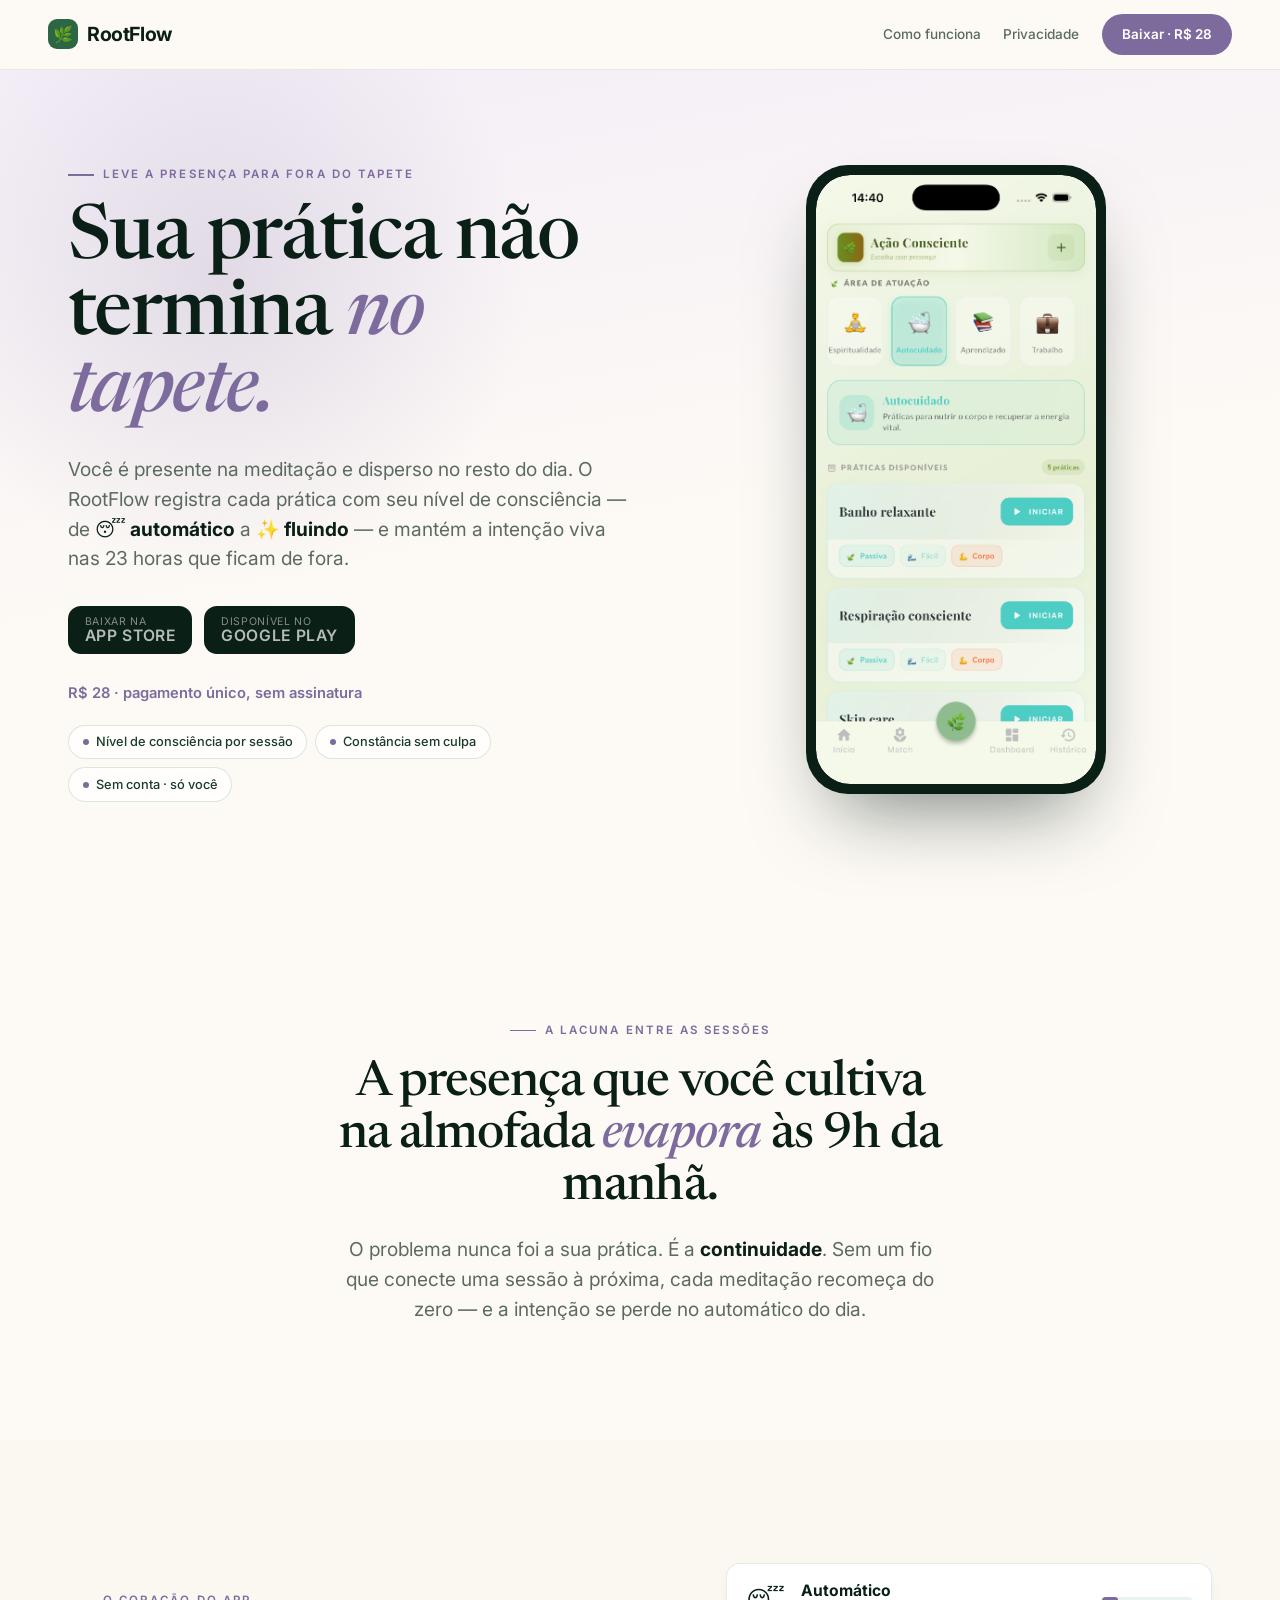
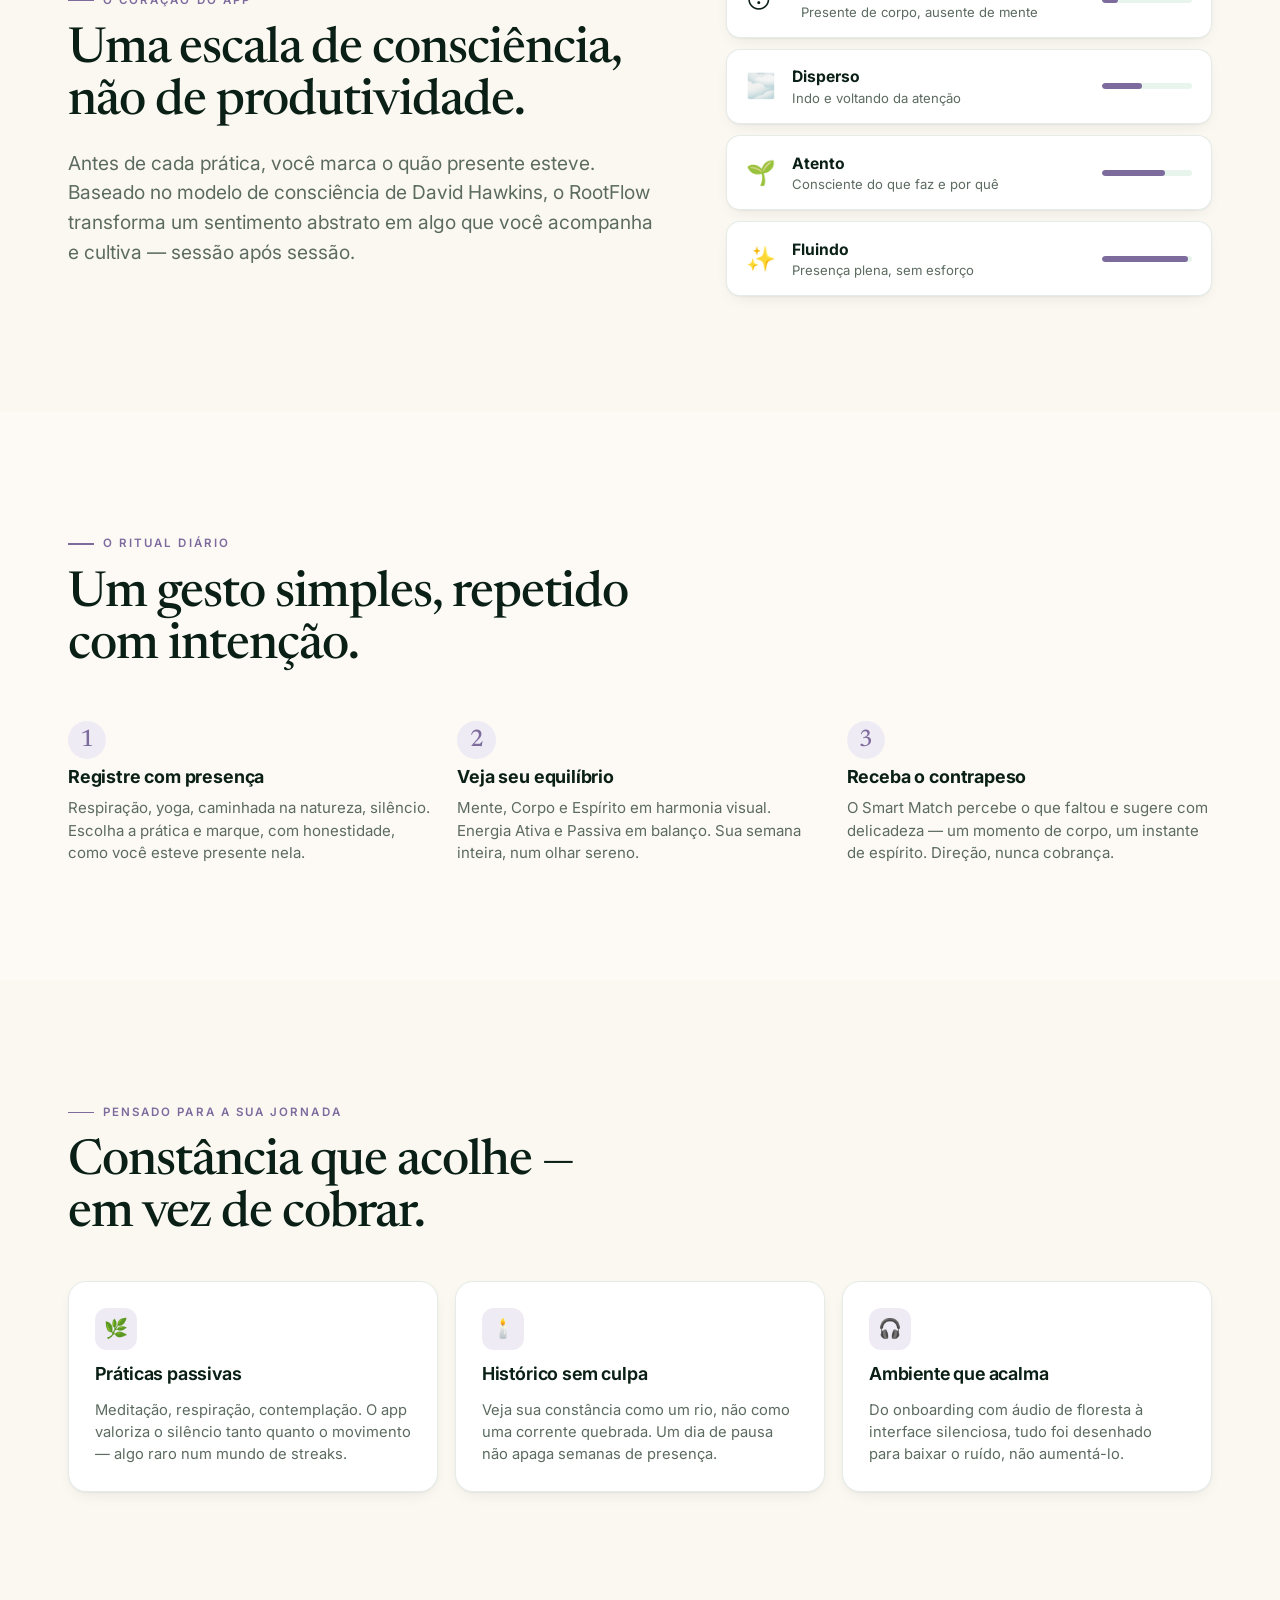
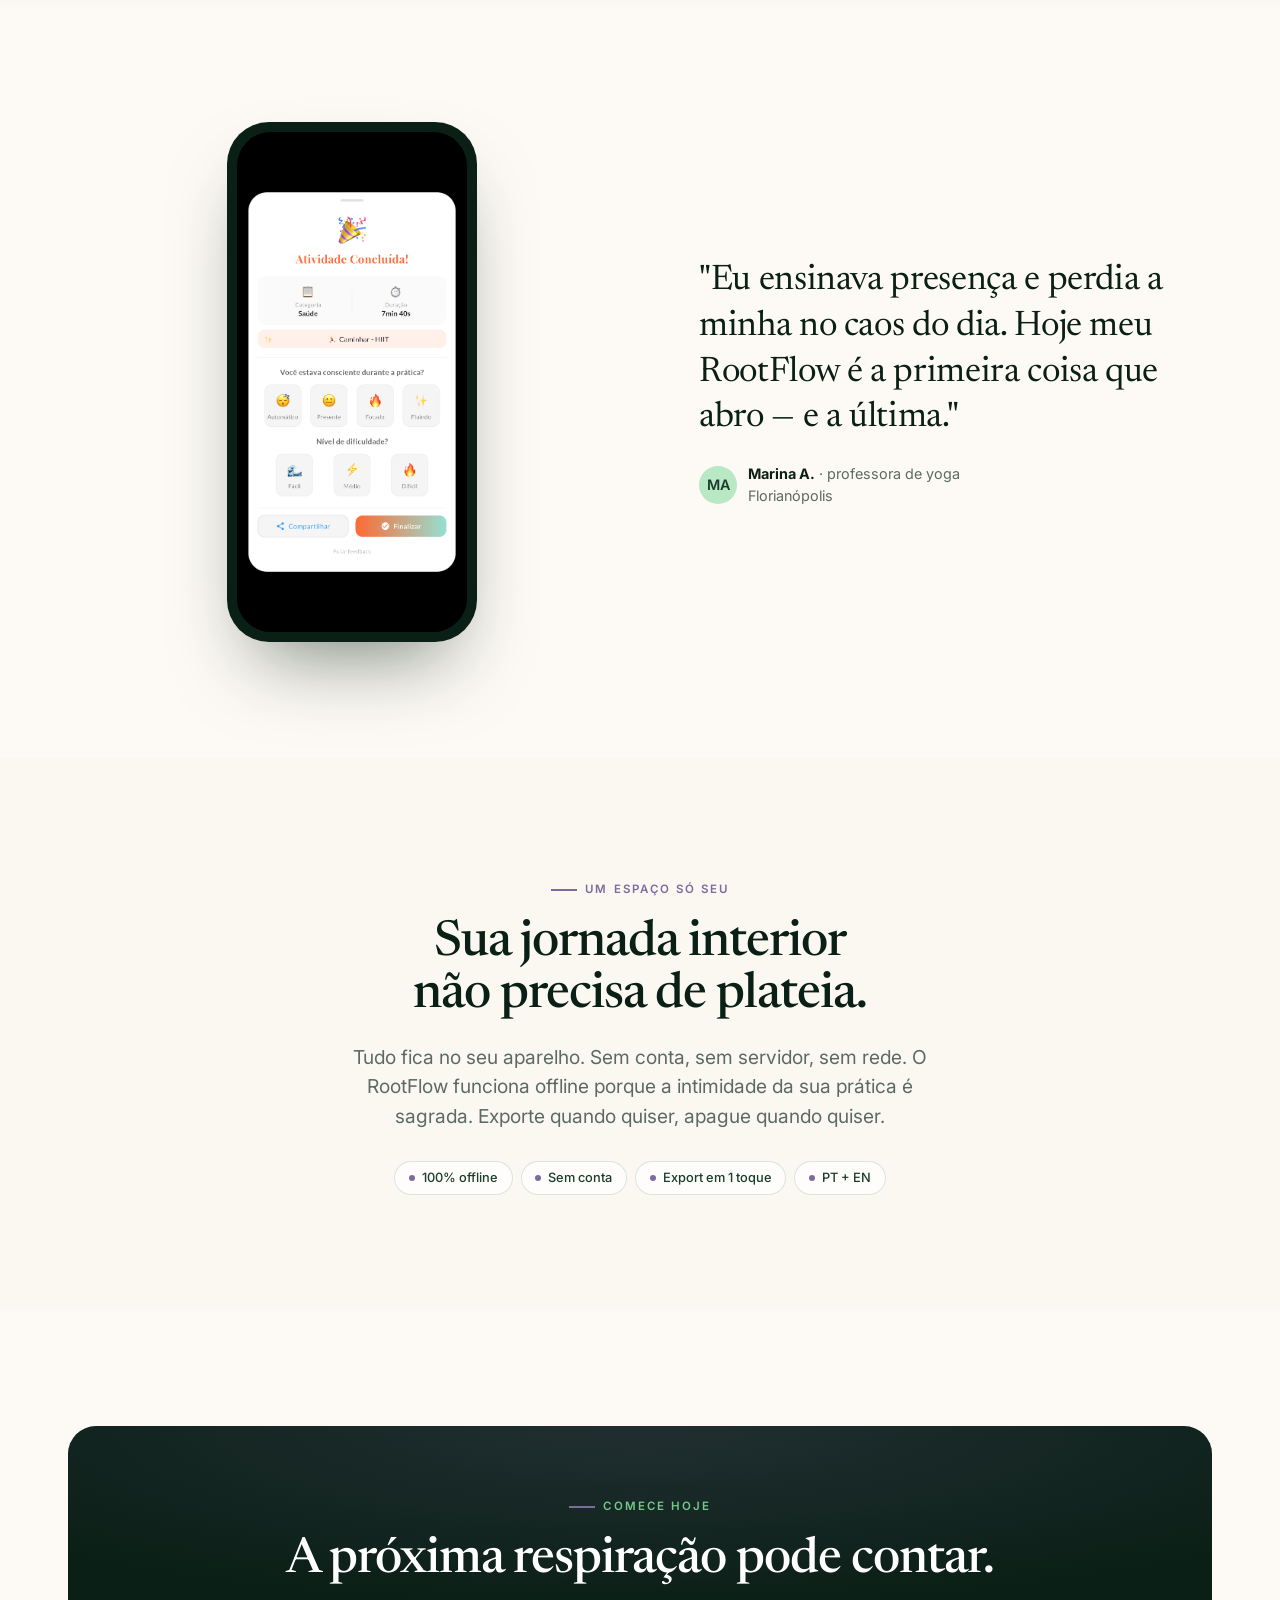
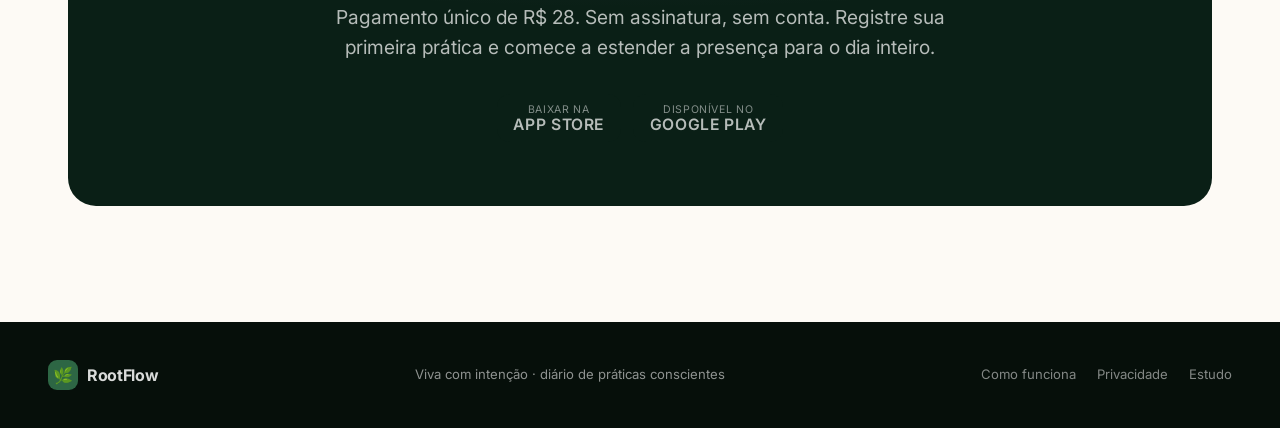
<file: docs/landingPage/paginas/yoga.html>
<!DOCTYPE html>
<html lang="pt-BR">
<head>
<meta charset="UTF-8">
<meta name="viewport" content="width=device-width, initial-scale=1.0">
<title>RootFlow — Sua prática não termina no tapete.</title>
<link rel="preconnect" href="https://fonts.googleapis.com">
<link rel="preconnect" href="https://fonts.gstatic.com" crossorigin>
<link href="https://fonts.googleapis.com/css2?family=Inter:wght@300;400;500;600;700&family=Newsreader:ital,opsz,wght@0,6..72,400;0,6..72,500;1,6..72,400;1,6..72,500&display=swap" rel="stylesheet">
<link rel="stylesheet" href="../assets/shared.css">
<style>
:root{--accent:#7d6b9e;--accent-soft:#efebf4}
body{background:var(--cream)}
.hero-soft{position:relative;overflow:hidden;padding:clamp(3rem,7vw,5.5rem) 0 clamp(4rem,8vw,6rem);
  background:linear-gradient(170deg,#f3eef7 0%,var(--cream) 55%)}
.hero-soft .glow{position:absolute;top:-20%;left:-10%;width:55%;height:90%;background:radial-gradient(circle,color-mix(in srgb,var(--accent) 30%,transparent),transparent 60%);opacity:.6}
.hero-soft .container{position:relative}
.steps{display:grid;grid-template-columns:repeat(3,1fr);gap:1.5rem;counter-reset:s}
.step{position:relative;padding-top:2.7rem}
.step::before{counter-increment:s;content:counter(s);position:absolute;top:0;left:0;font-family:var(--serif);font-size:1.5rem;width:2.4rem;height:2.4rem;border-radius:50%;background:var(--accent-soft);color:var(--accent);display:grid;place-items:center;font-weight:500}
.step h4{font-size:1.12rem;margin-bottom:.4rem;letter-spacing:-.01em}
.step p{font-size:.94rem;color:var(--muted);line-height:1.5}
.scale{display:flex;flex-direction:column;gap:.7rem;margin-top:.5rem}
.scale-row{display:flex;align-items:center;gap:1rem;background:#fff;border:1px solid rgba(45,102,68,.12);border-radius:14px;padding:.9rem 1.2rem;box-shadow:var(--shadow-sm)}
.scale-row .se{font-size:1.5rem}
.scale-row .sl b{font-size:.98rem}
.scale-row .sl span{display:block;font-size:.82rem;color:var(--muted)}
.scale-row .sn{margin-left:auto;width:90px;height:6px;border-radius:5px;background:var(--g7);overflow:hidden}
.scale-row .sn i{display:block;height:100%;background:var(--accent);border-radius:5px}
.compass-feature{display:grid;grid-template-columns:1.1fr .9fr;gap:clamp(2rem,5vw,4rem);align-items:center}
@media(max-width:880px){.steps{grid-template-columns:1fr}.compass-feature{grid-template-columns:1fr}}
</style>
</head>
<body>

<nav class="nav">
  <a href="../Estudo RootFlow.html" class="brand"><span class="brand-mark">🌿</span> RootFlow</a>
  <div class="nav-right">
    <a href="#como" class="nav-link">Como funciona</a>
    <a href="#privacidade" class="nav-link">Privacidade</a>
    <a href="#baixar" class="btn btn-accent" style="padding:.6rem 1.2rem;font-size:.84rem">Baixar · R$ 28</a>
  </div>
</nav>

<!-- HERO -->
<header class="hero-soft">
  <div class="glow"></div>
  <div class="container">
    <div class="grid2">
      <div>
        <p class="eyebrow reveal">Leve a presença para fora do tapete</p>
        <h1 class="display reveal" style="margin:1.2rem 0 1.4rem">Sua prática não termina <em>no tapete.</em></h1>
        <p class="lead reveal" style="margin-bottom:2rem">Você é presente na meditação e disperso no resto do dia. O RootFlow registra cada prática com seu nível de consciência — de <b style="color:var(--ink)">😴 automático</b> a <b style="color:var(--ink)">✨ fluindo</b> — e mantém a intenção viva nas 23 horas que ficam de fora.</p>
        <div class="btn-row reveal" id="baixar" style="margin-bottom:1.6rem">
          <a href="#" class="store"><span class="store-ico"></span><span><span>Baixar na</span><b>App Store</b></span></a>
          <a href="#" class="store"><span class="store-ico"></span><span><span>Disponível no</span><b>Google Play</b></span></a>
        </div>
        <div class="reveal" style="display:inline-flex;align-items:center;gap:.5rem;font-weight:600;font-size:.92rem;margin:0 0 1.3rem;color:var(--accent)">R$ 28 · pagamento único, sem assinatura</div>
        <div class="pills reveal">
          <span class="pill"><span class="dot"></span> Nível de consciência por sessão</span>
          <span class="pill"><span class="dot"></span> Constância sem culpa</span>
          <span class="pill"><span class="dot"></span> Sem conta · só você</span>
        </div>
      </div>
      <div class="reveal" style="display:flex;justify-content:center">
        <div class="phone shot"><div class="phone-screen"><img src="../assets/screens/practices.png" alt="Tela do RootFlow"></div></div>
      </div>
    </div>
  </div>
</header>

<!-- PROBLEMA -->
<section class="section">
  <div class="container">
    <div class="reveal" style="max-width:62ch;margin:0 auto;text-align:center">
      <p class="eyebrow center">A lacuna entre as sessões</p>
      <h2 class="h2" style="margin:1.2rem 0 1.3rem">A presença que você cultiva na almofada <em>evapora</em> às 9h da manhã.</h2>
      <p class="lead" style="margin:0 auto">O problema nunca foi a sua prática. É a <b style="color:var(--ink)">continuidade</b>. Sem um fio que conecte uma sessão à próxima, cada meditação recomeça do zero — e a intenção se perde no automático do dia.</p>
    </div>
  </div>
</section>

<!-- ESCALA DE CONSCIÊNCIA -->
<section class="section paper">
  <div class="container">
    <div class="compass-feature">
      <div class="reveal">
        <p class="eyebrow">O coração do app</p>
        <h2 class="h2" style="margin:1rem 0 1.2rem">Uma escala de consciência,<br>não de produtividade.</h2>
        <p class="lead">Antes de cada prática, você marca o quão presente esteve. Baseado no modelo de consciência de David Hawkins, o RootFlow transforma um sentimento abstrato em algo que você acompanha e cultiva — sessão após sessão.</p>
      </div>
      <div class="reveal">
        <div class="scale">
          <div class="scale-row"><span class="se">😴</span><div class="sl"><b>Automático</b><span>Presente de corpo, ausente de mente</span></div><div class="sn"><i style="width:18%"></i></div></div>
          <div class="scale-row"><span class="se">🌫️</span><div class="sl"><b>Disperso</b><span>Indo e voltando da atenção</span></div><div class="sn"><i style="width:45%"></i></div></div>
          <div class="scale-row"><span class="se">🌱</span><div class="sl"><b>Atento</b><span>Consciente do que faz e por quê</span></div><div class="sn"><i style="width:70%"></i></div></div>
          <div class="scale-row"><span class="se">✨</span><div class="sl"><b>Fluindo</b><span>Presença plena, sem esforço</span></div><div class="sn"><i style="width:96%"></i></div></div>
        </div>
      </div>
    </div>
  </div>
</section>

<!-- COMO FUNCIONA -->
<section class="section" id="como">
  <div class="container">
    <div class="reveal" style="max-width:60ch;margin-bottom:3rem">
      <p class="eyebrow">O ritual diário</p>
      <h2 class="h2" style="margin-top:1rem">Um gesto simples, repetido com intenção.</h2>
    </div>
    <div class="steps">
      <div class="step reveal"><h4>Registre com presença</h4><p>Respiração, yoga, caminhada na natureza, silêncio. Escolha a prática e marque, com honestidade, como você esteve presente nela.</p></div>
      <div class="step reveal"><h4>Veja seu equilíbrio</h4><p>Mente, Corpo e Espírito em harmonia visual. Energia Ativa e Passiva em balanço. Sua semana inteira, num olhar sereno.</p></div>
      <div class="step reveal"><h4>Receba o contrapeso</h4><p>O Smart Match percebe o que faltou e sugere com delicadeza — um momento de corpo, um instante de espírito. Direção, nunca cobrança.</p></div>
    </div>
  </div>
</section>

<!-- FEATURE ANCHOR -->
<section class="section paper">
  <div class="container">
    <div class="reveal" style="max-width:58ch;margin-bottom:2.5rem">
      <p class="eyebrow">Pensado para a sua jornada</p>
      <h2 class="h2" style="margin-top:1rem">Constância que acolhe — em vez de cobrar.</h2>
    </div>
    <div class="triad">
      <div class="organ reveal"><div class="o-ico">🌿</div><h4>Práticas passivas</h4><p>Meditação, respiração, contemplação. O app valoriza o silêncio tanto quanto o movimento — algo raro num mundo de streaks.</p></div>
      <div class="organ reveal"><div class="o-ico">🕯️</div><h4>Histórico sem culpa</h4><p>Veja sua constância como um rio, não como uma corrente quebrada. Um dia de pausa não apaga semanas de presença.</p></div>
      <div class="organ reveal"><div class="o-ico">🎧</div><h4>Ambiente que acalma</h4><p>Do onboarding com áudio de floresta à interface silenciosa, tudo foi desenhado para baixar o ruído, não aumentá-lo.</p></div>
    </div>
  </div>
</section>

<!-- PROVA -->
<section class="section">
  <div class="container">
    <div class="grid2">
      <div class="reveal" style="display:flex;justify-content:center"><div class="phone shot" style="width:250px"><div class="phone-screen"><img src="../assets/screens/completion.png" alt="Tela do RootFlow"></div></div></div>
      <div class="reveal">
        <p class="quote">"Eu ensinava presença e perdia a minha no caos do dia. Hoje meu RootFlow é a primeira coisa que abro — e a última."</p>
        <div class="quote-by"><span class="av">MA</span><div><b style="color:var(--ink)">Marina A.</b> · professora de yoga<br>Florianópolis</div></div>
      </div>
    </div>
  </div>
</section>

<!-- PRIVACIDADE -->
<section class="section paper" id="privacidade">
  <div class="container">
    <div class="reveal" style="text-align:center;max-width:62ch;margin:0 auto">
      <p class="eyebrow center">Um espaço só seu</p>
      <h2 class="h2" style="margin:1.2rem 0 1.3rem">Sua jornada interior<br>não precisa de plateia.</h2>
      <p class="lead" style="margin:0 auto">Tudo fica no seu aparelho. Sem conta, sem servidor, sem rede. O RootFlow funciona offline porque a intimidade da sua prática é sagrada. Exporte quando quiser, apague quando quiser.</p>
      <div class="pills reveal" style="justify-content:center;margin-top:1.8rem">
        <span class="pill"><span class="dot"></span> 100% offline</span>
        <span class="pill"><span class="dot"></span> Sem conta</span>
        <span class="pill"><span class="dot"></span> Export em 1 toque</span>
        <span class="pill"><span class="dot"></span> PT + EN</span>
      </div>
    </div>
  </div>
</section>

<!-- CTA -->
<section class="section">
  <div class="container">
    <div class="cta-band reveal">
      <div class="glow"></div>
      <p class="eyebrow center" style="color:var(--g5);justify-content:center">Comece hoje</p>
      <h2 class="h2" style="color:#fff;margin:1.2rem 0 1rem">A próxima respiração pode contar.</h2>
      <p class="lead" style="color:rgba(255,255,255,.7);margin:0 auto 2rem">Pagamento único de R$ 28. Sem assinatura, sem conta. Registre sua primeira prática e comece a estender a presença para o dia inteiro.</p>
      <div class="btn-row" style="justify-content:center">
        <a href="#" class="store"><span class="store-ico"></span><span><span>Baixar na</span><b>App Store</b></span></a>
        <a href="#" class="store"><span class="store-ico"></span><span><span>Disponível no</span><b>Google Play</b></span></a>
      </div>
    </div>
  </div>
</section>

<footer class="footer">
  <a href="../Estudo RootFlow.html" class="brand"><span class="brand-mark" style="background:var(--g3)">🌿</span> RootFlow</a>
  <span>Viva com intenção · diário de práticas conscientes</span>
  <div class="footer-links"><a href="#como">Como funciona</a><a href="#privacidade">Privacidade</a><a href="../Estudo RootFlow.html">Estudo</a></div>
</footer>

<script>
const io=new IntersectionObserver((es)=>{es.forEach(e=>{if(e.isIntersecting){e.target.classList.add('in');io.unobserve(e.target);}})},{threshold:.12});
document.querySelectorAll('.reveal').forEach(el=>io.observe(el));
</script>
</body>
</html>
</file>
<file: docs/landingPage/assets/shared.css>
/* ============================================================
   RootFlow — Design System compartilhado
   Tokens extraídos da marca (verdes + neutros quentes) + Inter/Newsreader.
   Cada página define --accent (oklch, mesma L/C, hue variável) para
   diferenciar o público sem quebrar a harmonia com o verde da marca.
   ============================================================ */

*,*::before,*::after{box-sizing:border-box;margin:0;padding:0}

:root{
  /* escala verde da marca */
  --g0:#0a1f16;--g1:#122b1e;--g2:#1a3d2a;--g3:#2d6644;--g4:#4a9b68;
  --g5:#72c98a;--g6:#b8e8c4;--g7:#e8f5ec;--g8:#f4faf6;
  /* neutros quentes */
  --sand:#f5f0e8;--cream:#fdfaf5;--warm:#e8dfd0;--paper:#fbf8f2;
  --ink:#0a1f16;--muted:#5c6b60;
  /* accent (sobrescrito por página) */
  --accent:#2d6644;--accent-ink:#0a1f16;--accent-soft:#e8f5ec;
  /* tipografia */
  --sans:'Inter',system-ui,-apple-system,sans-serif;
  --serif:'Newsreader',Georgia,serif;
  /* layout */
  --maxw:1240px;--radius:18px;--radius-lg:28px;
  --shadow:0 1px 2px rgba(10,31,22,.04),0 12px 40px -12px rgba(10,31,22,.14);
  --shadow-sm:0 1px 2px rgba(10,31,22,.05),0 6px 18px -8px rgba(10,31,22,.12);
}

html{scroll-behavior:smooth}
body{
  font-family:var(--sans);background:var(--cream);color:var(--ink);
  line-height:1.5;-webkit-font-smoothing:antialiased;overflow-x:hidden;
}
img{max-width:100%;display:block}
a{color:inherit}
em{font-style:italic}

/* ---------- tipografia utilitária ---------- */
.serif{font-family:var(--serif)}
.eyebrow{
  font-size:.72rem;font-weight:600;letter-spacing:.18em;text-transform:uppercase;
  color:var(--accent);display:inline-flex;align-items:center;gap:.55rem;
}
.eyebrow::before{content:"";width:26px;height:1.5px;background:var(--accent);display:inline-block}
.eyebrow.center{justify-content:center}
.display{
  font-family:var(--serif);font-weight:500;line-height:1.02;letter-spacing:-.02em;
  font-size:clamp(2.6rem,6vw,4.7rem);
}
.display em{color:var(--accent);font-style:italic}
.h2{font-family:var(--serif);font-weight:500;line-height:1.05;letter-spacing:-.02em;
  font-size:clamp(2rem,4vw,3.1rem)}
.h2 em{color:var(--accent);font-style:italic}
.lead{font-size:clamp(1.05rem,1.5vw,1.32rem);color:var(--muted);max-width:54ch;line-height:1.55}
.kicker{font-size:.8rem;font-weight:600;letter-spacing:.04em;color:var(--g3)}

/* ---------- layout ---------- */
.container{max-width:var(--maxw);margin:0 auto;padding:0 clamp(1.25rem,5vw,3rem)}
.section{padding:clamp(4.5rem,9vw,8rem) 0}
.section.tight{padding:clamp(3rem,6vw,5rem) 0}
.dark{background:var(--g0);color:#fff}
.dark .lead{color:rgba(255,255,255,.66)}
.dark .kicker{color:var(--g5)}
.paper{background:var(--paper)}
.grid2{display:grid;grid-template-columns:1.05fr .95fr;gap:clamp(2rem,5vw,4.5rem);align-items:center}

/* ---------- nav ---------- */
.nav{
  position:sticky;top:0;z-index:200;display:flex;justify-content:space-between;align-items:center;
  padding:.85rem clamp(1.25rem,5vw,3rem);
  background:color-mix(in srgb,var(--cream) 86%,transparent);
  backdrop-filter:blur(16px);border-bottom:1px solid rgba(45,102,68,.1);
}
.nav.on-dark{background:color-mix(in srgb,var(--g0) 82%,transparent);border-bottom-color:rgba(255,255,255,.08)}
.brand{display:flex;align-items:center;gap:9px;text-decoration:none;font-weight:700;font-size:1.22rem;letter-spacing:-.02em}
.brand-mark{width:30px;height:30px;border-radius:9px;background:var(--g3);display:grid;place-items:center;color:#fff;font-size:1rem}
.nav-right{display:flex;align-items:center;gap:1.4rem}
.nav-link{font-size:.85rem;font-weight:500;color:var(--muted);text-decoration:none}
.on-dark .nav-link{color:rgba(255,255,255,.7)}
.on-dark .brand{color:#fff}

/* ---------- botões ---------- */
.btn{
  display:inline-flex;align-items:center;gap:.55rem;font-weight:600;font-size:.92rem;
  padding:.85rem 1.5rem;border-radius:100px;text-decoration:none;cursor:pointer;border:1px solid transparent;
  transition:transform .15s ease,background .2s ease,box-shadow .2s ease;white-space:nowrap;
}
.btn:active{transform:translateY(1px)}
.btn-dark{background:var(--g0);color:#fff}
.btn-dark:hover{background:var(--g2)}
.btn-accent{background:var(--accent);color:#fff}
.btn-accent:hover{filter:brightness(1.06)}
.btn-light{background:#fff;color:var(--g0);box-shadow:var(--shadow-sm)}
.btn-ghost{background:transparent;border-color:rgba(45,102,68,.28);color:var(--g2)}
.btn-ghost:hover{background:rgba(45,102,68,.06)}
.on-dark .btn-ghost{border-color:rgba(255,255,255,.28);color:#fff}
.on-dark .btn-ghost:hover{background:rgba(255,255,255,.08)}
.btn-row{display:flex;gap:.75rem;flex-wrap:wrap;align-items:center}

/* ---------- pills ---------- */
.pills{display:flex;gap:.5rem;flex-wrap:wrap}
.pill{
  display:inline-flex;align-items:center;gap:.45rem;font-size:.8rem;font-weight:500;color:var(--g2);
  background:rgba(255,255,255,.7);border:1px solid rgba(45,102,68,.16);padding:.42rem .85rem;border-radius:100px;
}
.dark .pill,.on-dark .pill{color:rgba(255,255,255,.8);background:rgba(255,255,255,.06);border-color:rgba(255,255,255,.14)}
.pill .dot{width:6px;height:6px;border-radius:50%;background:var(--accent)}

/* ---------- store badges ---------- */
.stores{display:flex;gap:.6rem;flex-wrap:wrap}
.store{
  display:inline-flex;align-items:center;gap:.6rem;background:var(--g0);color:#fff;
  padding:.6rem 1.05rem;border-radius:13px;text-decoration:none;font-size:.78rem;line-height:1.1;
}
.store b{font-size:.98rem;font-weight:600;display:block}
.store span{opacity:.7;font-size:.66rem;text-transform:uppercase;letter-spacing:.06em}
.store-ico{font-size:1.3rem}
.store-ico:empty{display:none}

/* ---------- cards / triad ---------- */
.triad{display:grid;grid-template-columns:repeat(3,1fr);gap:1.1rem}
.organ{
  background:#fff;border:1px solid rgba(45,102,68,.12);border-radius:var(--radius);padding:1.6rem;
  box-shadow:var(--shadow-sm);display:flex;flex-direction:column;gap:.7rem;
}
.organ .o-ico{width:42px;height:42px;border-radius:12px;display:grid;place-items:center;font-size:1.2rem;background:var(--accent-soft);color:var(--accent)}
.organ h4{font-size:1.12rem;font-weight:650;letter-spacing:-.01em}
.organ p{font-size:.92rem;color:var(--muted);line-height:1.5}

.cards3{display:grid;grid-template-columns:repeat(3,1fr);gap:1.1rem}
.card{background:#fff;border:1px solid rgba(45,102,68,.12);border-radius:var(--radius);padding:1.5rem;box-shadow:var(--shadow-sm)}
.dark .card,.on-dark .card{background:rgba(255,255,255,.04);border-color:rgba(255,255,255,.1)}

/* ---------- stats ---------- */
.stat-grid{display:grid;grid-template-columns:repeat(3,1fr);gap:1.5rem}
.stat .n{font-family:var(--serif);font-size:clamp(2.4rem,4vw,3.4rem);line-height:1;letter-spacing:-.02em;color:var(--accent)}
.stat .l{font-size:.9rem;color:var(--muted);margin-top:.5rem;max-width:24ch}
.dark .stat .l,.on-dark .stat .l{color:rgba(255,255,255,.6)}

/* ---------- quote ---------- */
.quote{font-family:var(--serif);font-size:clamp(1.4rem,2.8vw,2.2rem);line-height:1.3;letter-spacing:-.01em;max-width:24ch}
.quote-by{margin-top:1.4rem;font-size:.9rem;color:var(--muted);display:flex;align-items:center;gap:.7rem}
.quote-by .av{width:38px;height:38px;border-radius:50%;background:var(--g6);display:grid;place-items:center;font-weight:600;color:var(--g2)}

/* ---------- placeholder slot (imagem do usuário) ---------- */
.slot{
  position:relative;border-radius:var(--radius-lg);overflow:hidden;background:
    repeating-linear-gradient(135deg,var(--warm) 0 14px,var(--sand) 14px 28px);
  border:1px solid rgba(45,102,68,.14);display:grid;place-items:center;min-height:220px;
}
.slot::after{
  content:attr(data-label);position:absolute;bottom:12px;left:12px;
  font-family:ui-monospace,Menlo,monospace;font-size:.66rem;letter-spacing:.04em;color:var(--g2);
  background:rgba(255,255,255,.82);padding:.3rem .55rem;border-radius:7px;
}

/* ---------- app screen mockup (CSS, on-brand) ---------- */
.phone{
  width:300px;border-radius:42px;background:var(--g0);padding:12px;box-shadow:0 40px 80px -30px rgba(10,31,22,.55);
  position:relative;
}
.phone::before{content:"";position:absolute;top:20px;left:50%;transform:translateX(-50%);width:90px;height:6px;border-radius:6px;background:rgba(255,255,255,.18)}
.phone-screen{background:linear-gradient(180deg,var(--g8),#fff);border-radius:32px;padding:1.5rem 1.25rem;overflow:hidden}
.ps-top{display:flex;justify-content:space-between;align-items:center;font-size:.72rem;color:var(--muted);margin-bottom:1.1rem}
.up-ring{width:128px;height:128px;border-radius:50%;margin:0 auto;display:grid;place-items:center;
  background:conic-gradient(var(--accent) var(--up,72%),var(--g7) 0);position:relative}
.up-ring::before{content:"";position:absolute;inset:11px;border-radius:50%;background:#fff}
.up-val{position:relative;text-align:center}
.up-val b{font-family:var(--serif);font-size:1.9rem;line-height:1;color:var(--g0)}
.up-val span{display:block;font-size:.62rem;letter-spacing:.12em;text-transform:uppercase;color:var(--muted);margin-top:2px}
.bars{margin-top:1.3rem;display:flex;flex-direction:column;gap:.7rem}
.bar-row{display:flex;align-items:center;gap:.6rem;font-size:.74rem;color:var(--g2)}
.bar-row .bl{width:58px;font-weight:500}
.bar-track{flex:1;height:7px;border-radius:5px;background:var(--g7);overflow:hidden}
.bar-fill{height:100%;border-radius:5px;background:var(--accent)}
.compass{margin-top:1.3rem;background:var(--accent-soft);border:1px solid color-mix(in srgb,var(--accent) 22%,transparent);
  border-radius:14px;padding:.8rem .9rem}
.compass .c-k{font-size:.6rem;letter-spacing:.12em;text-transform:uppercase;color:var(--accent);font-weight:600}
.compass .c-t{font-size:.86rem;font-weight:600;color:var(--g0);margin-top:.25rem}
.compass .c-d{font-size:.72rem;color:var(--muted);margin-top:.15rem}
/* phone com screenshot real */
.phone.shot{padding:10px}
.phone.shot::before{display:none}
.phone.shot .phone-screen{padding:0;overflow:hidden;background:#000;border-radius:34px}
.phone.shot img{display:block;width:100%;border-radius:34px}

/* ---------- cta band ---------- */
.cta-band{background:var(--g0);color:#fff;border-radius:var(--radius-lg);padding:clamp(2.5rem,5vw,4rem);text-align:center;position:relative;overflow:hidden}
.cta-band .glow{position:absolute;inset:0;background:radial-gradient(120% 80% at 50% 0%,color-mix(in srgb,var(--accent) 40%,transparent),transparent 60%);opacity:.5}
.cta-band>*{position:relative}

/* ---------- footer ---------- */
.footer{background:#060f0a;color:rgba(255,255,255,.55);padding:2.4rem clamp(1.25rem,5vw,3rem);
  display:flex;justify-content:space-between;align-items:center;flex-wrap:wrap;gap:1rem;font-size:.82rem}
.footer .brand{color:rgba(255,255,255,.85);font-size:1rem}
.footer-links{display:flex;gap:1.3rem;flex-wrap:wrap}
.footer-links a{text-decoration:none;color:rgba(255,255,255,.5)}
.footer-links a:hover{color:#fff}

/* ---------- reveal ---------- */
@keyframes fadeUp{from{opacity:0;transform:translateY(22px)}to{opacity:1;transform:none}}
/* visível por padrão (resiliente em qualquer contexto); a animação só reforça */
.reveal{opacity:1}
.reveal.in{animation:fadeUp .7s cubic-bezier(.2,.7,.2,1) both}
@media(prefers-reduced-motion:reduce){.reveal.in{animation:none}}

/* ---------- responsivo ---------- */
@media(max-width:880px){
  .grid2{grid-template-columns:1fr;gap:2.5rem}
  .triad,.cards3,.stat-grid{grid-template-columns:1fr}
  .nav-right .nav-link{display:none}
  .phone{margin:0 auto}
  .hide-sm{display:none}
}
</file>
